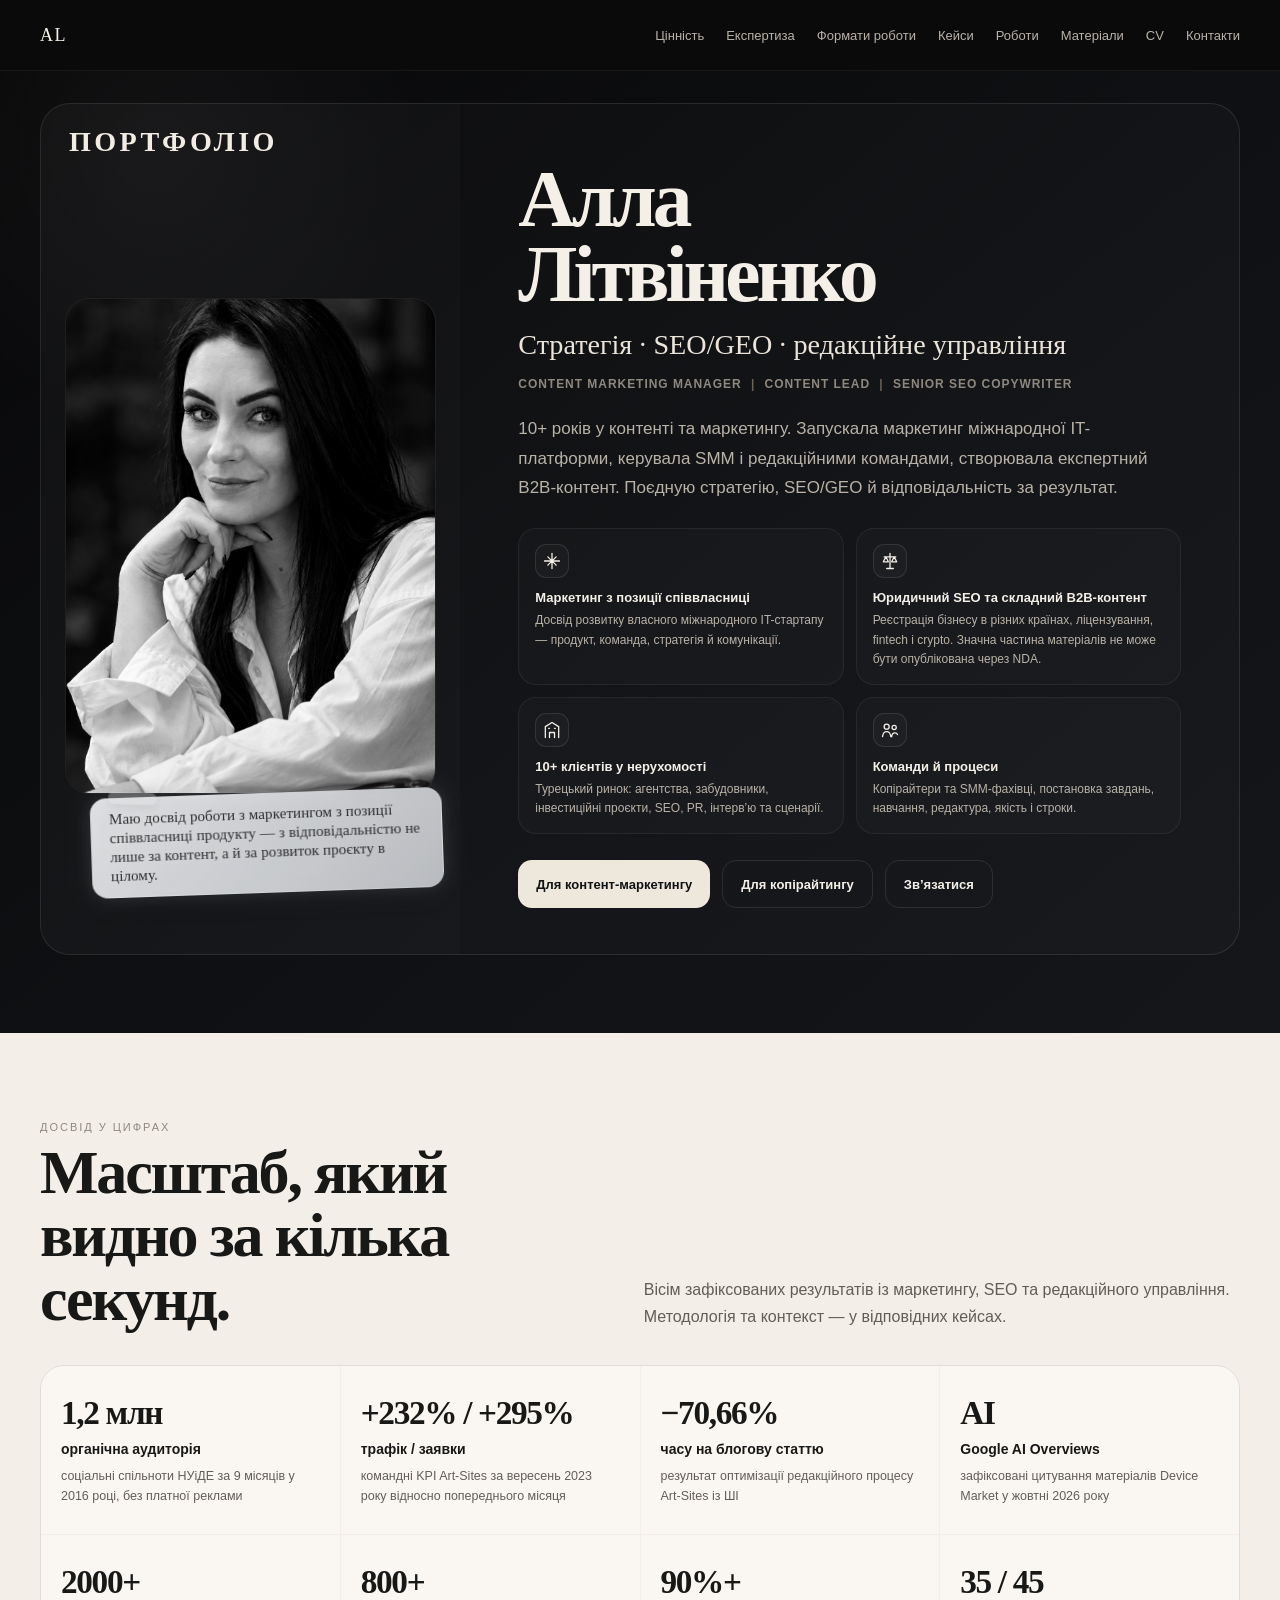
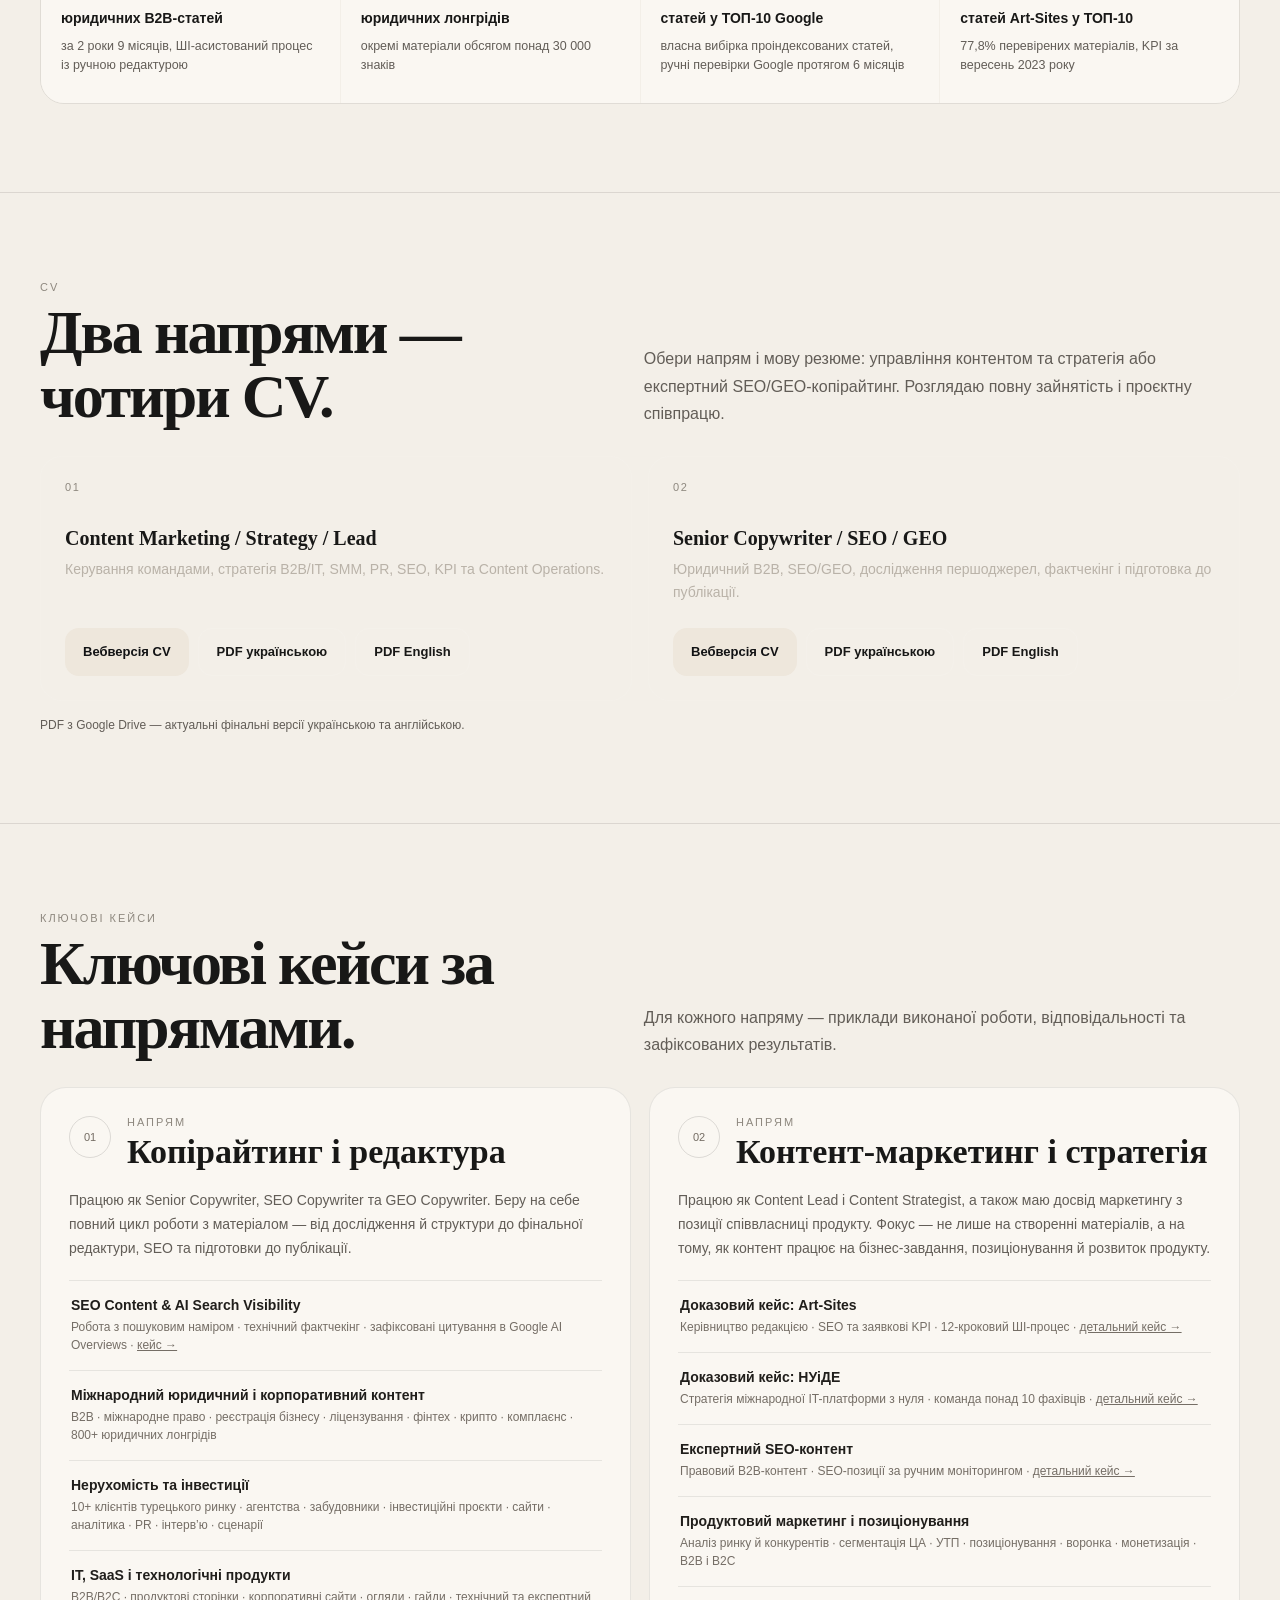
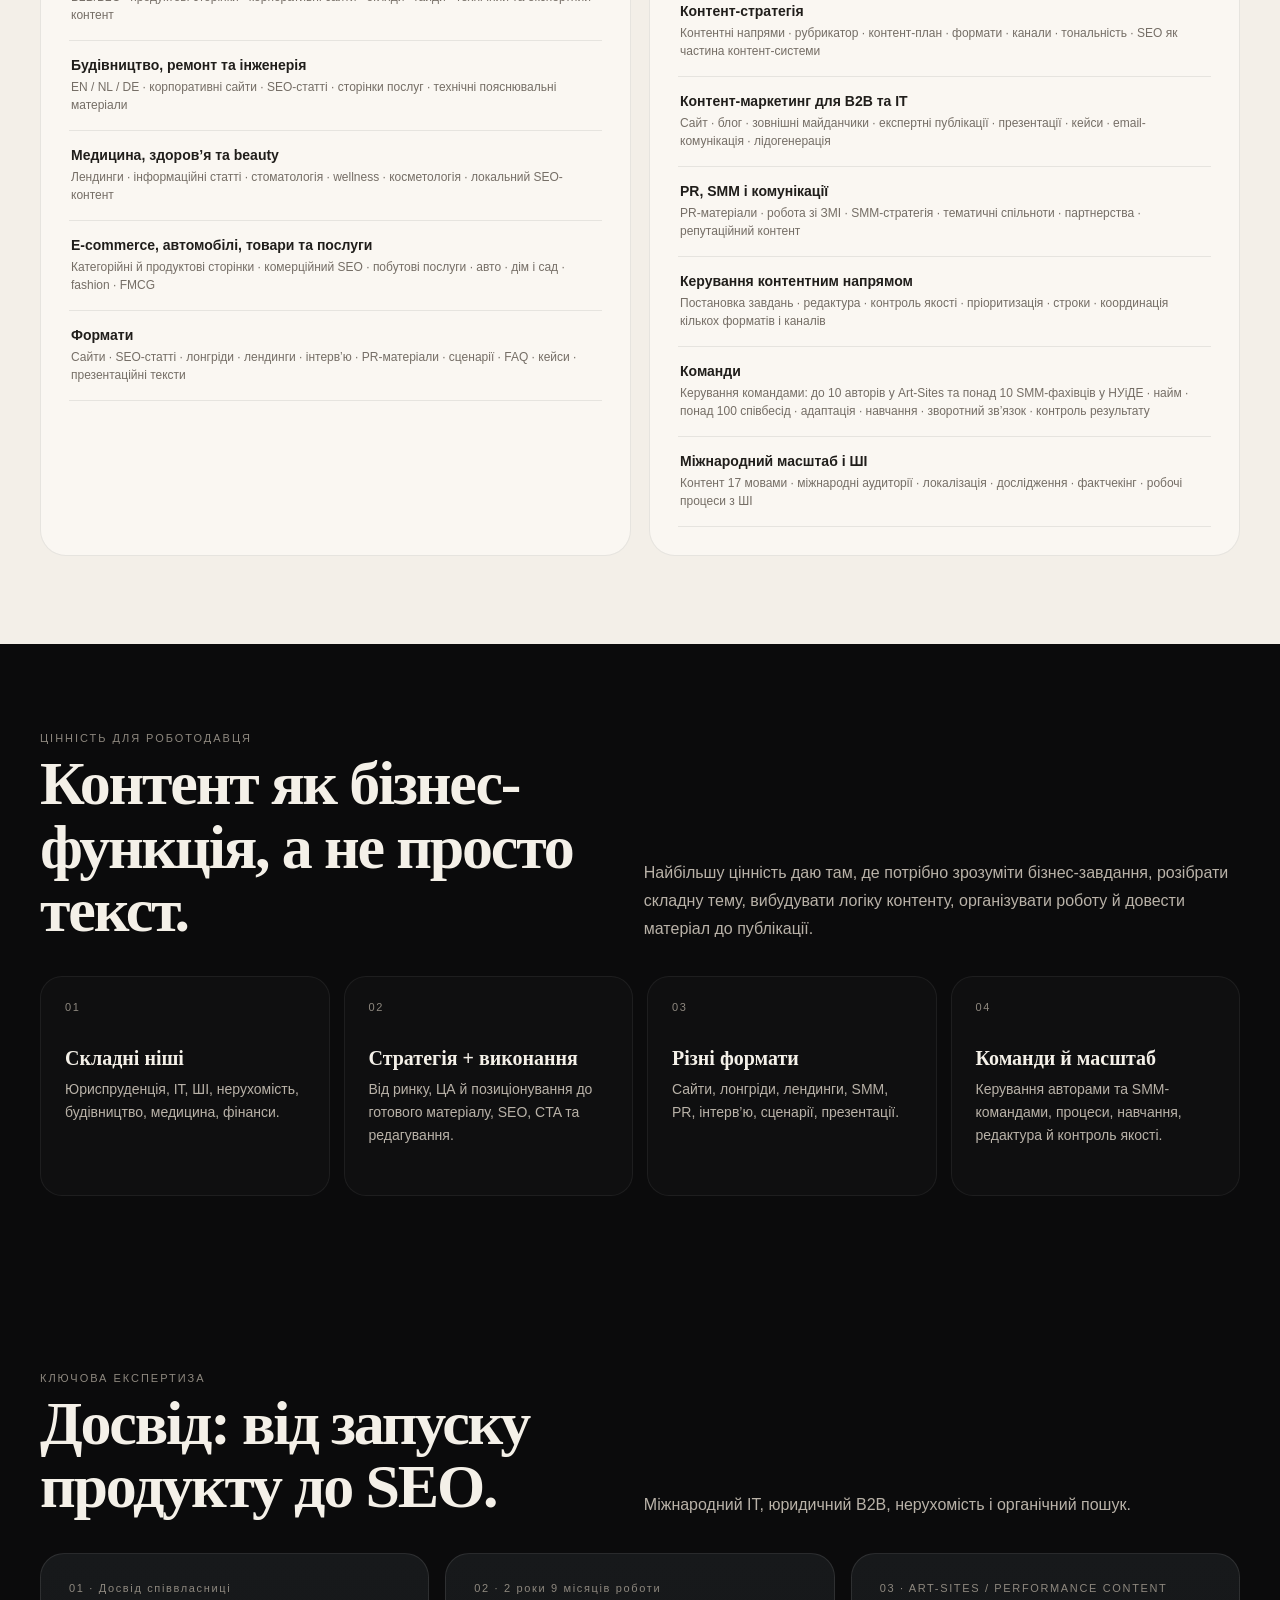
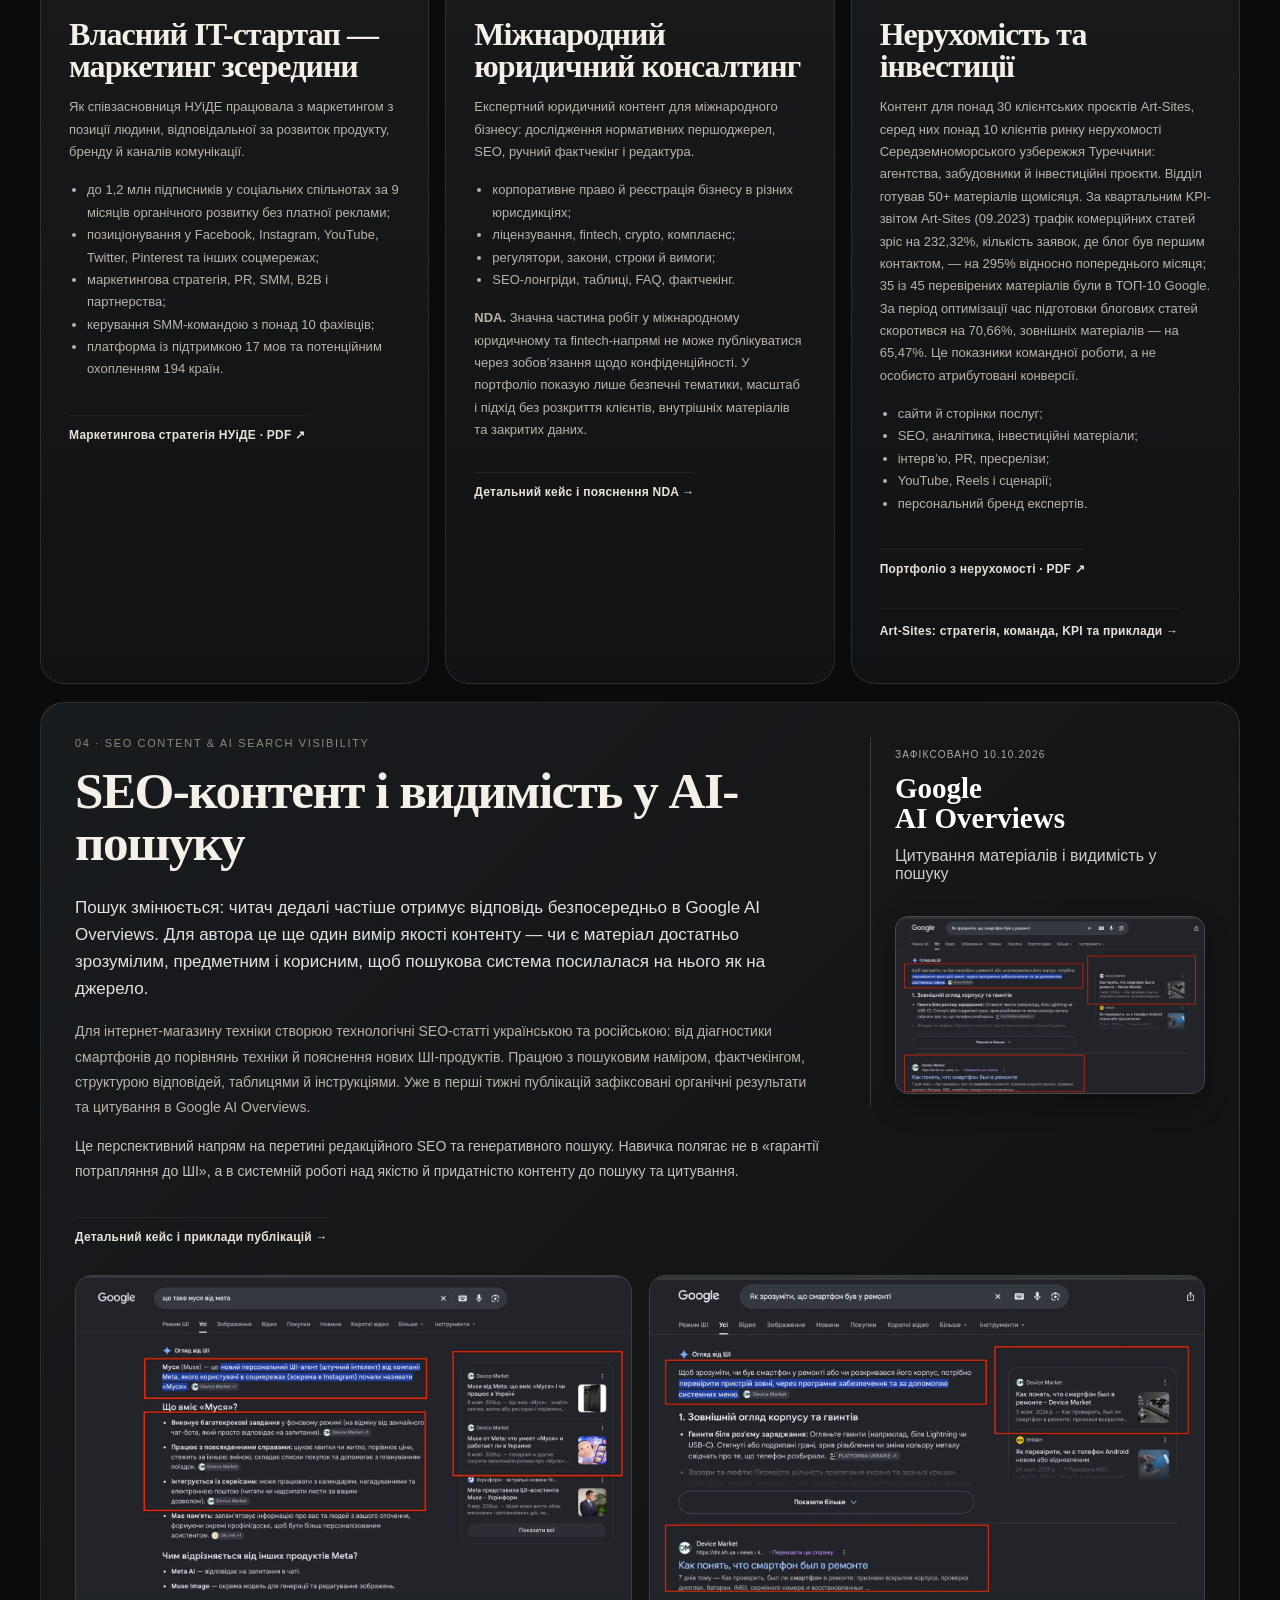
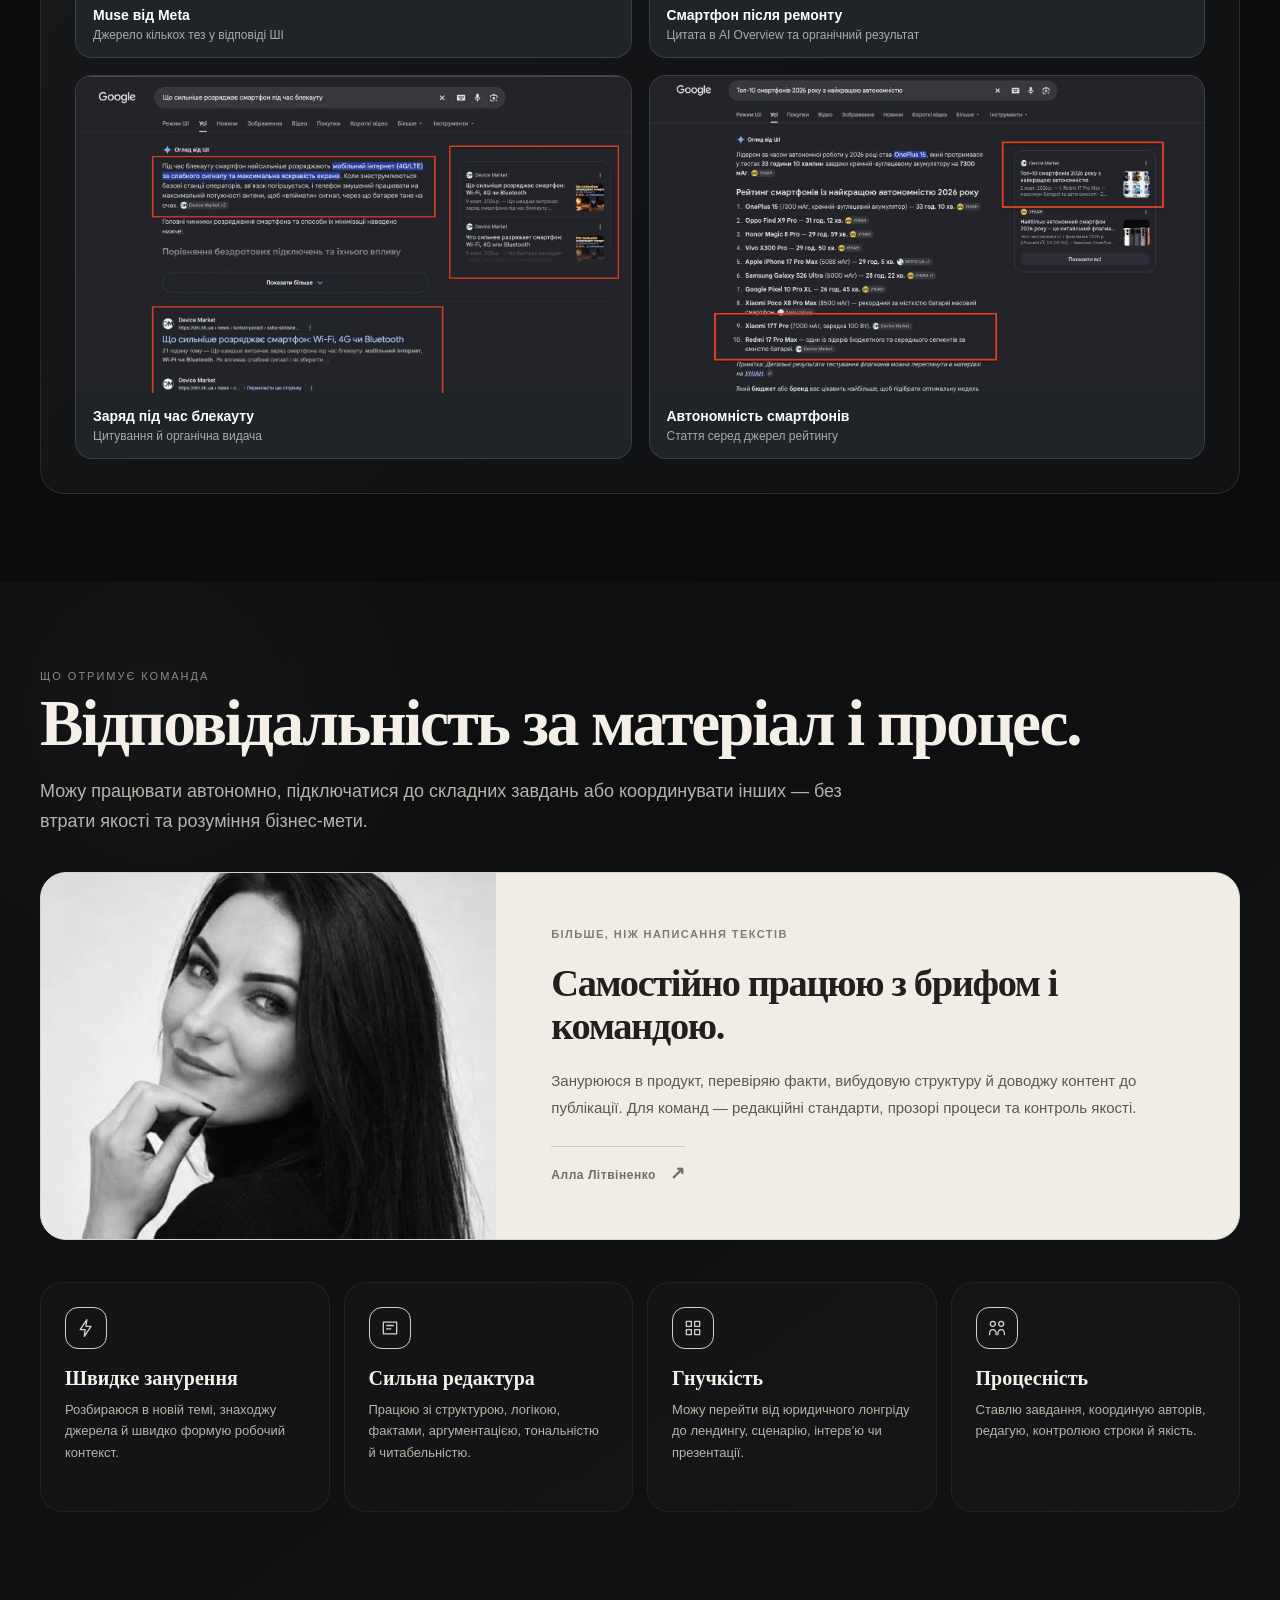
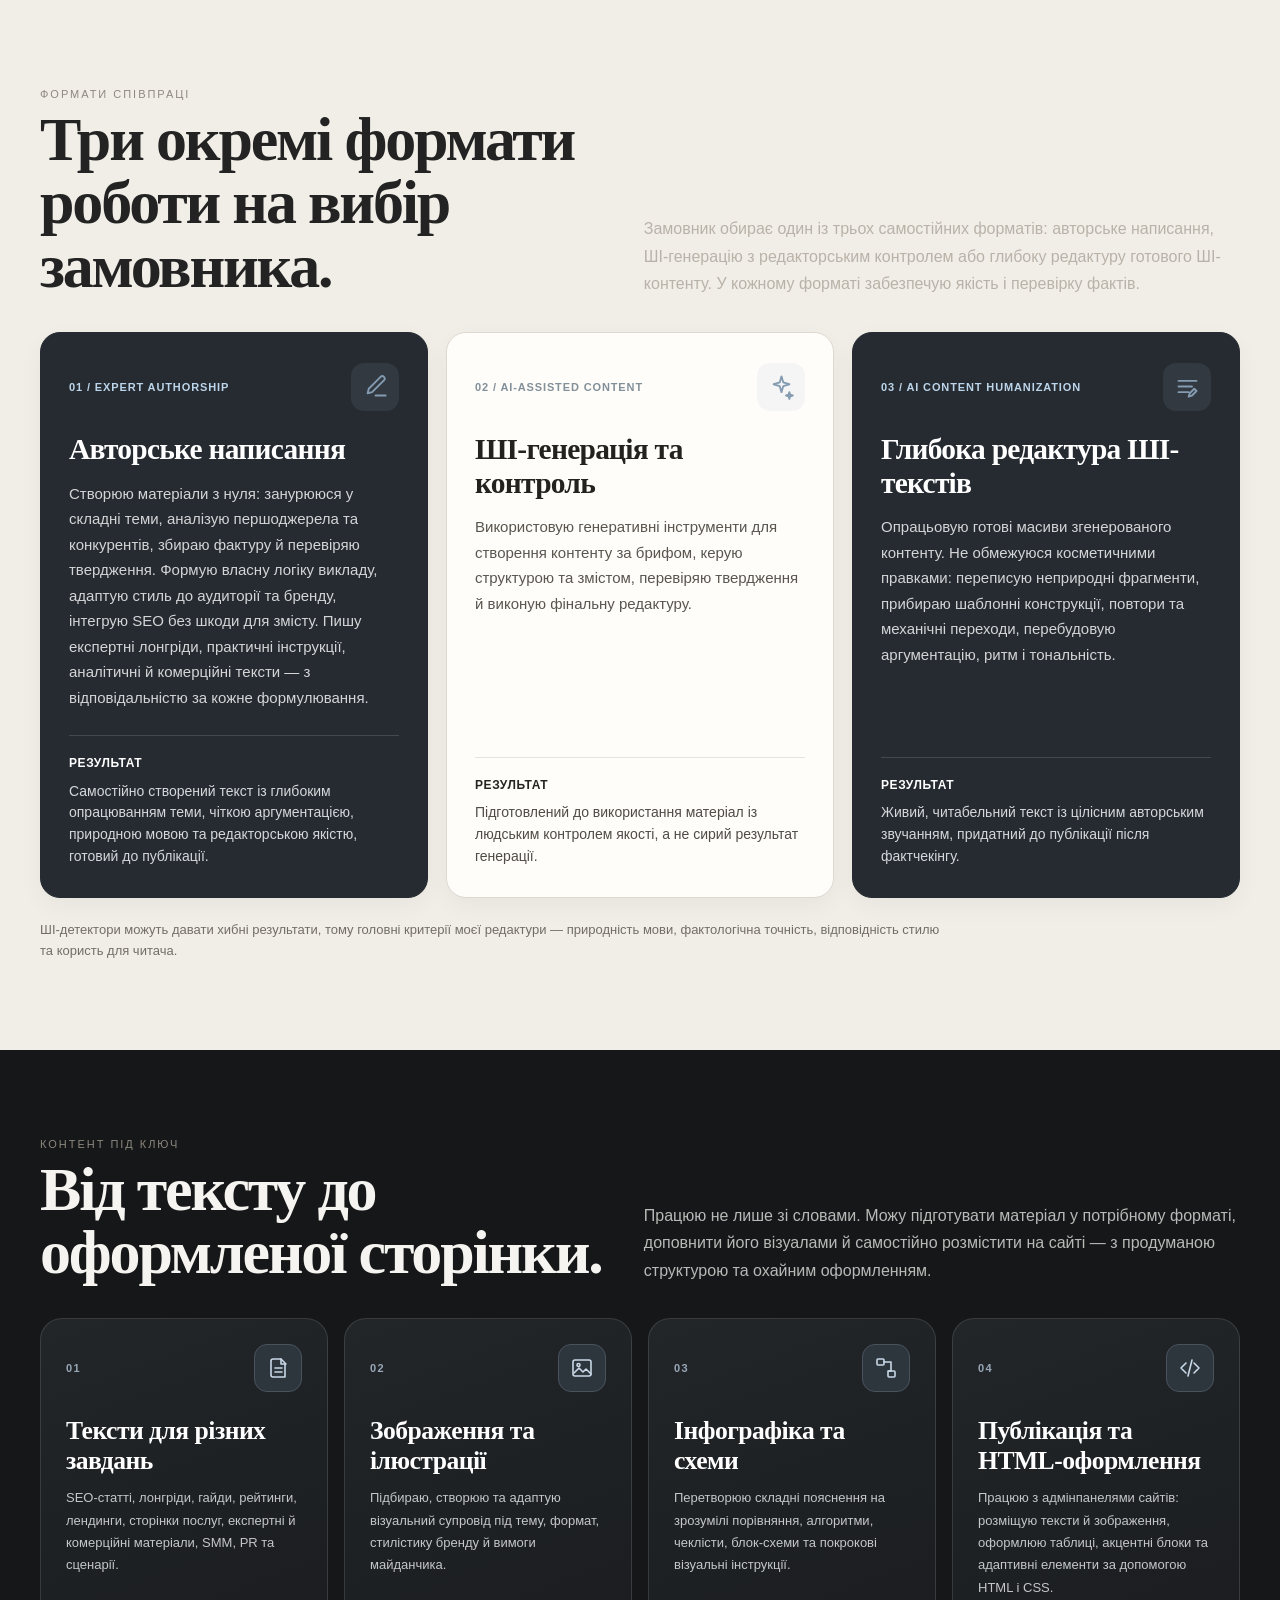
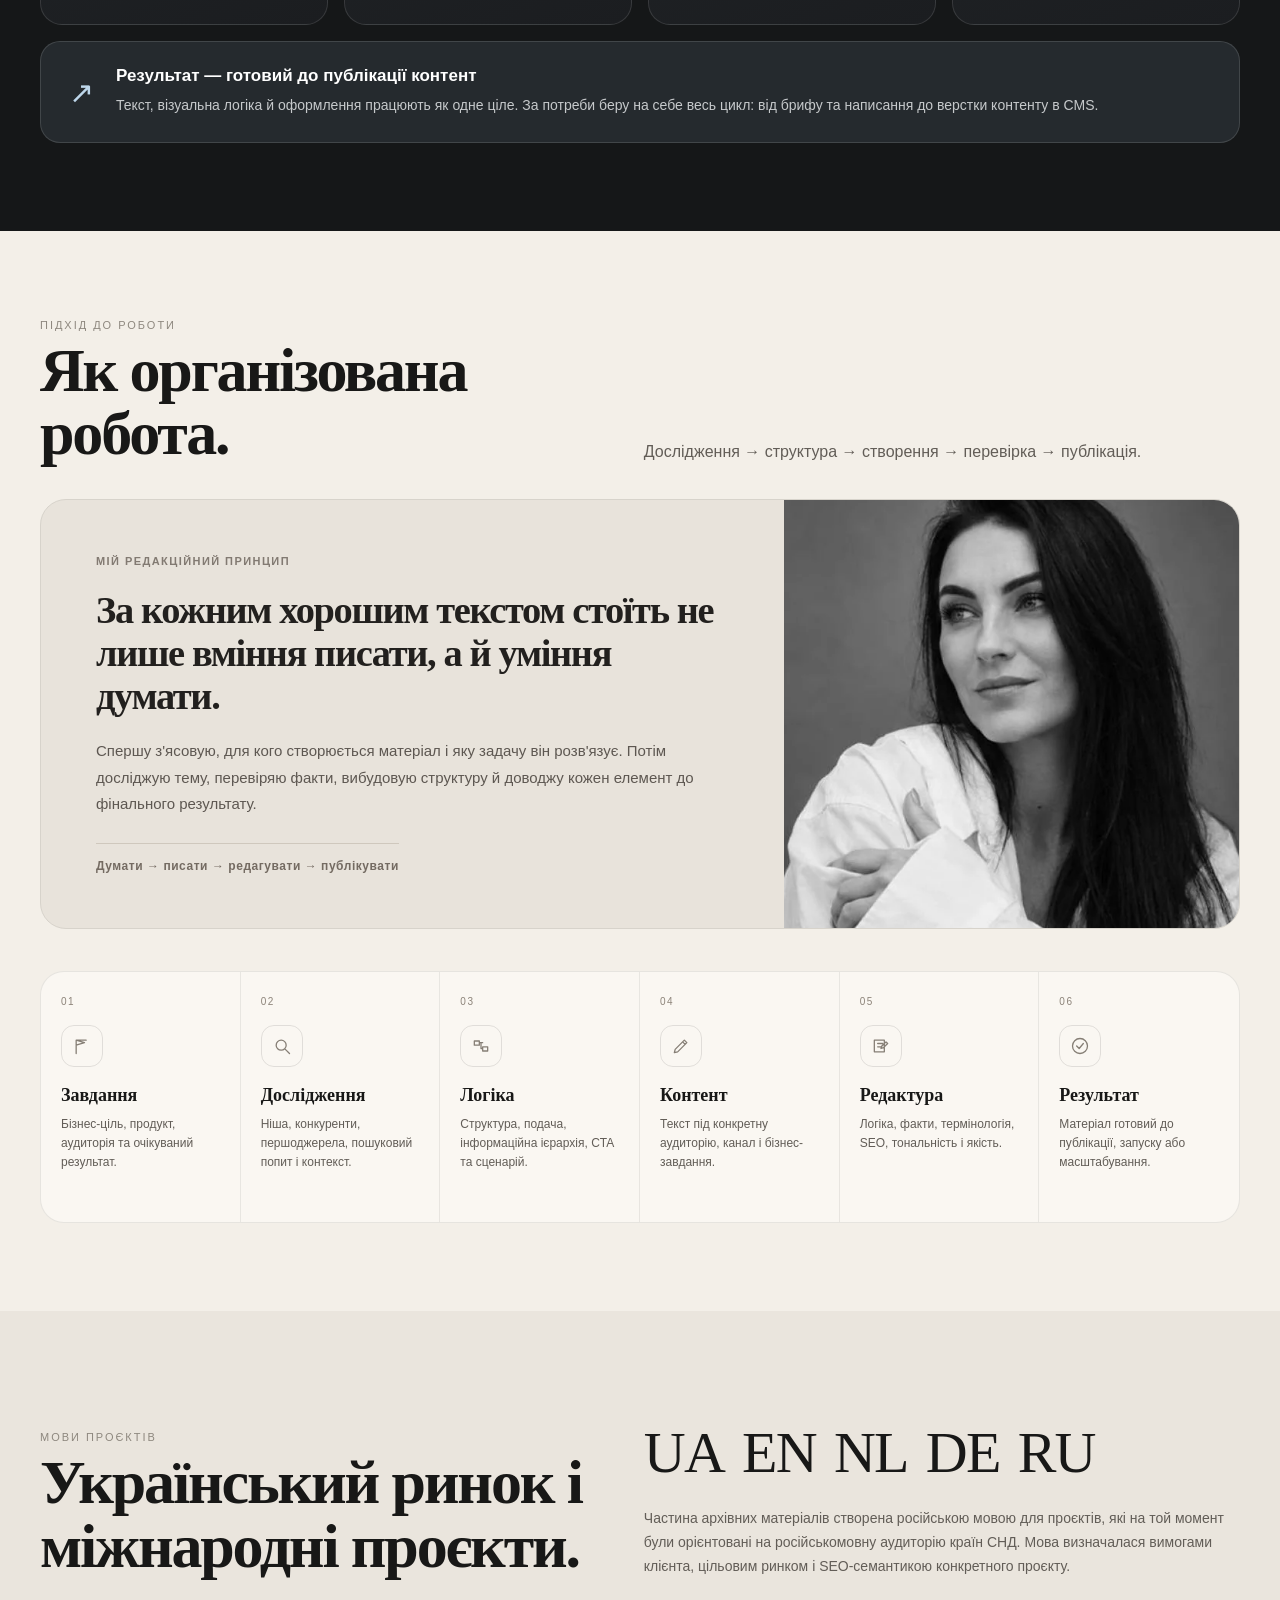
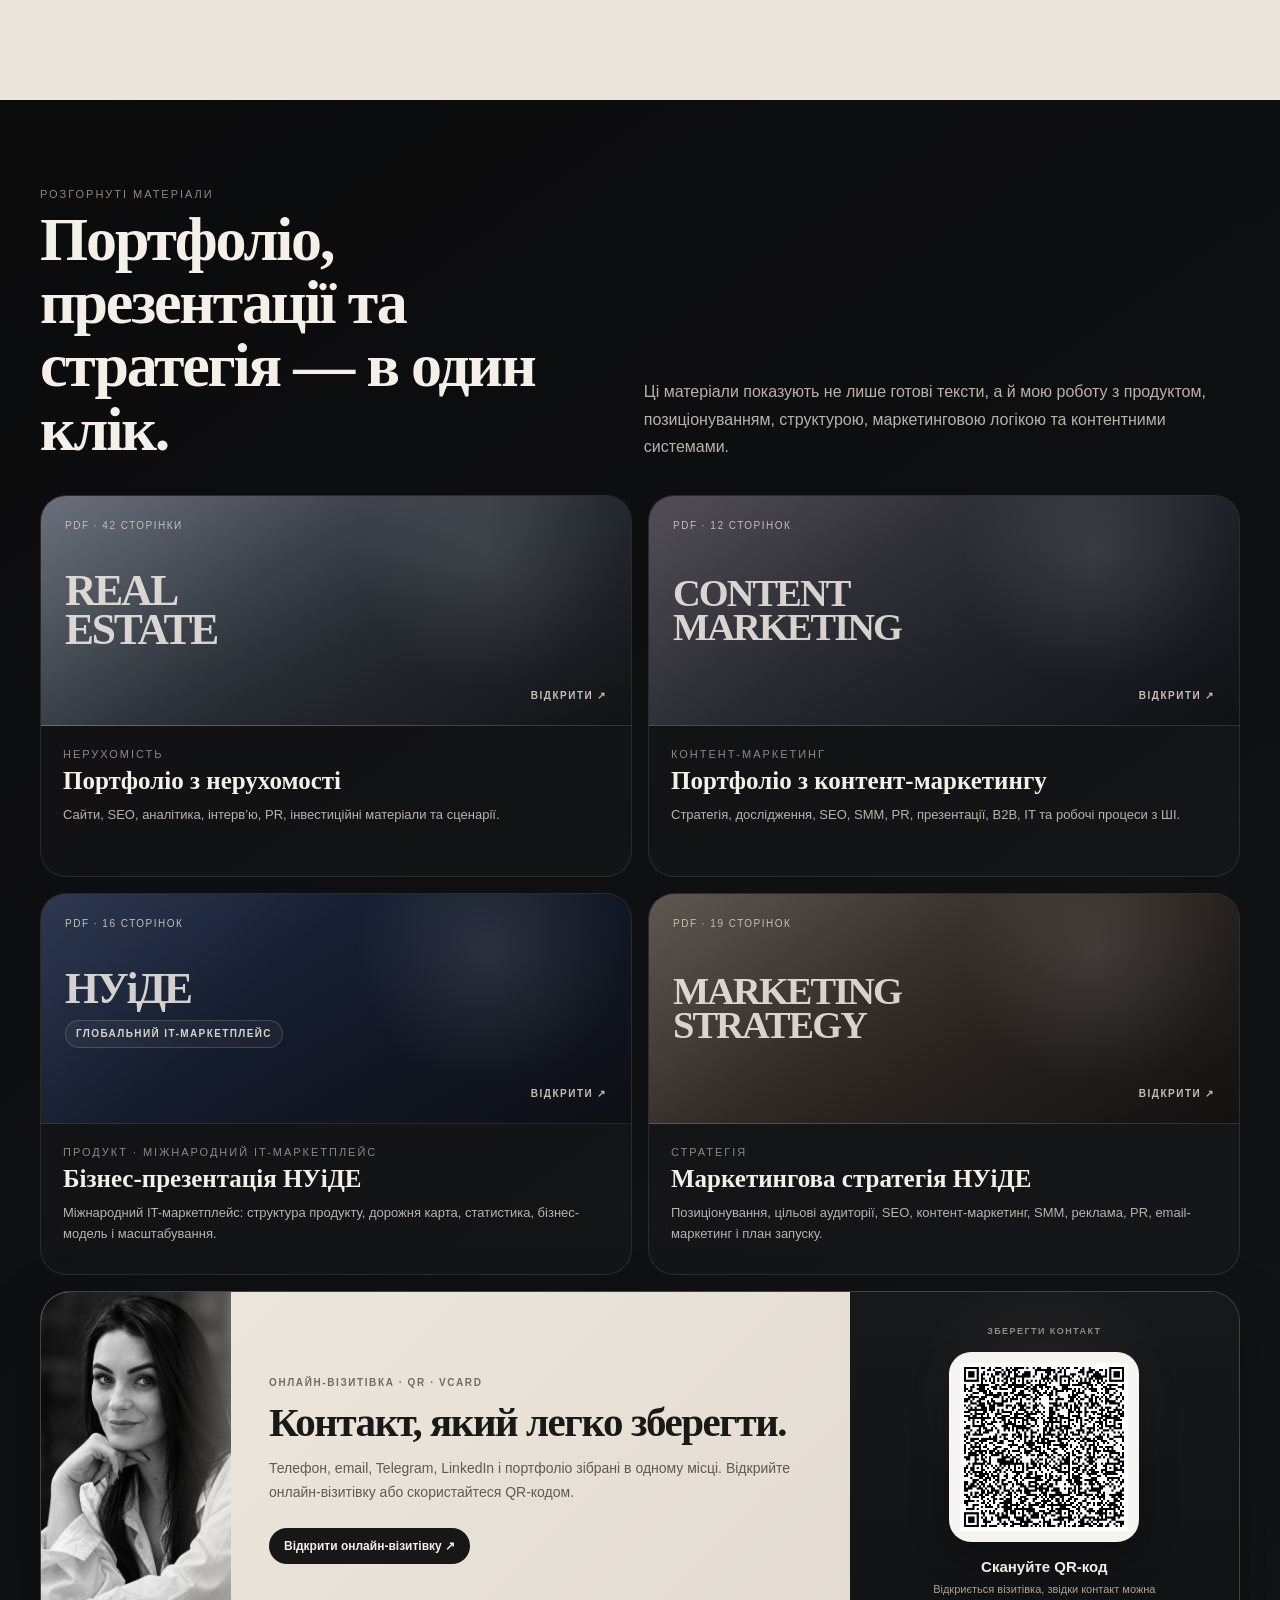
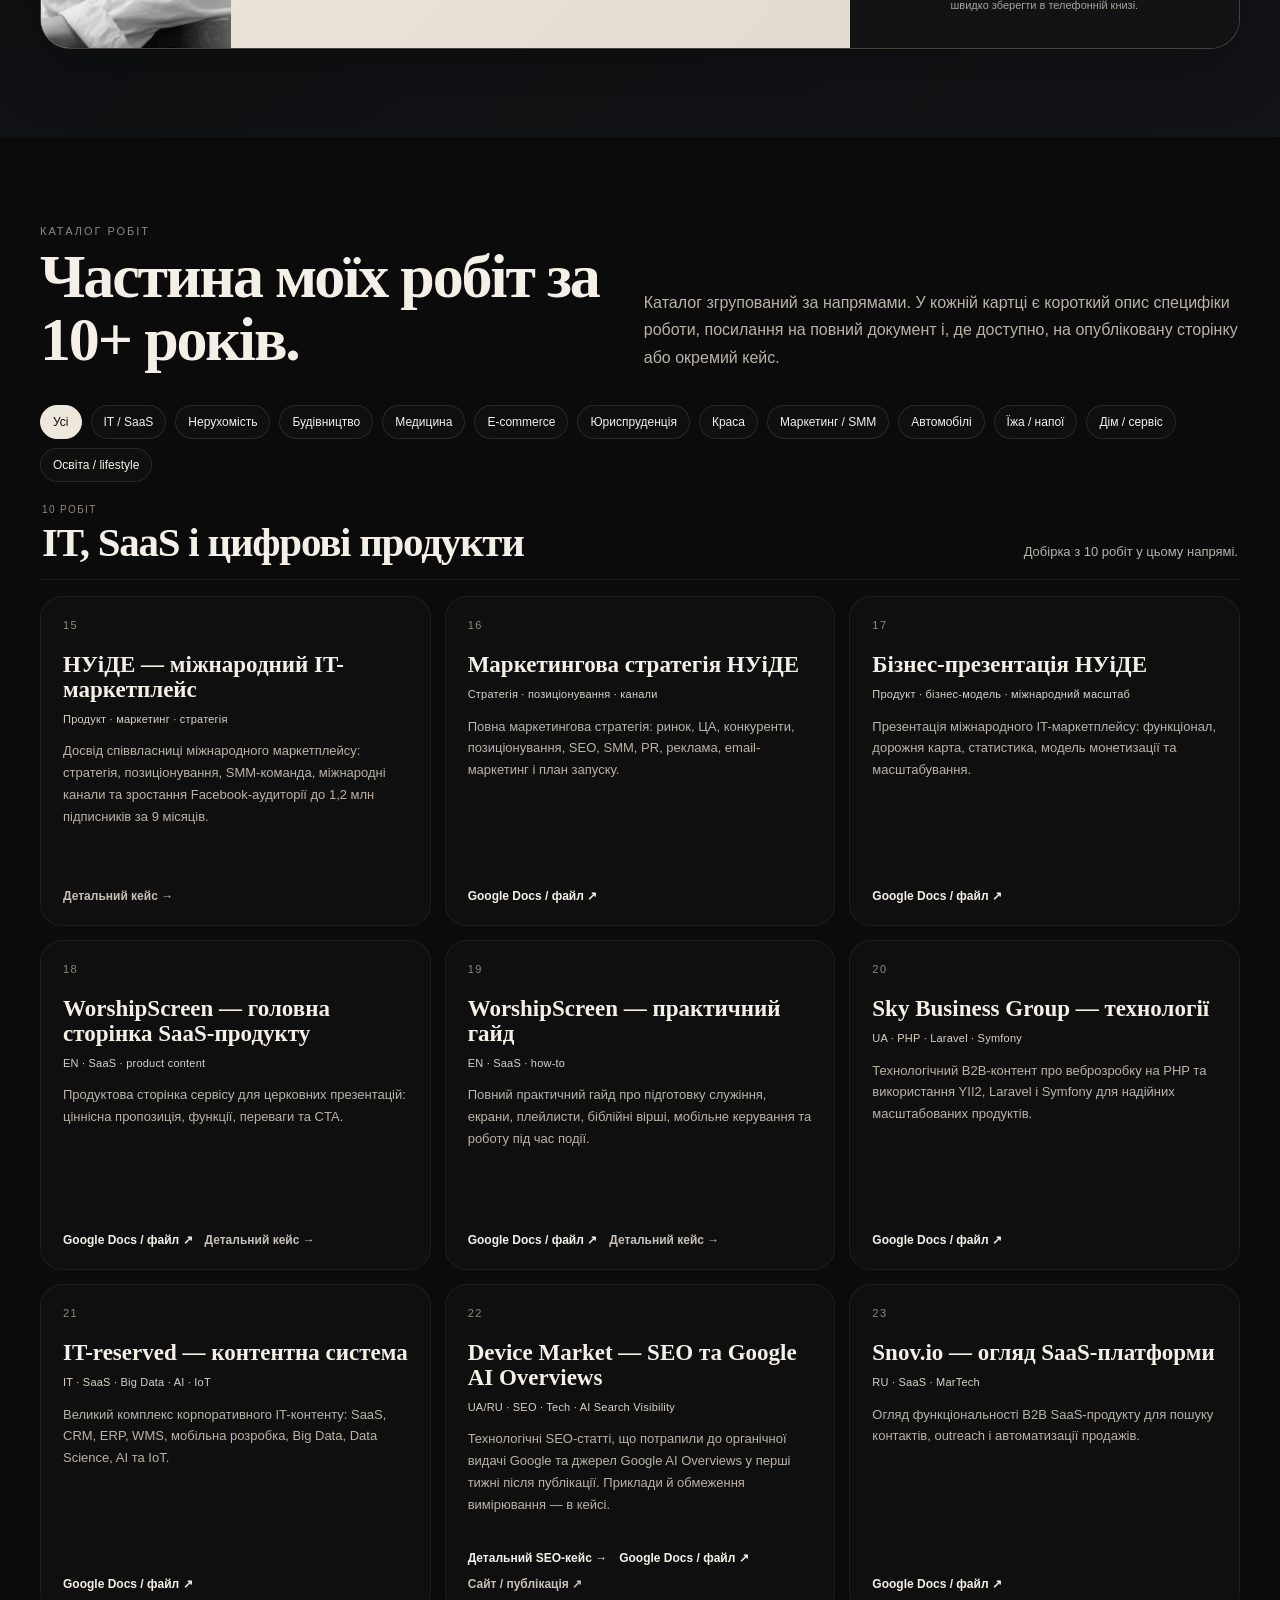
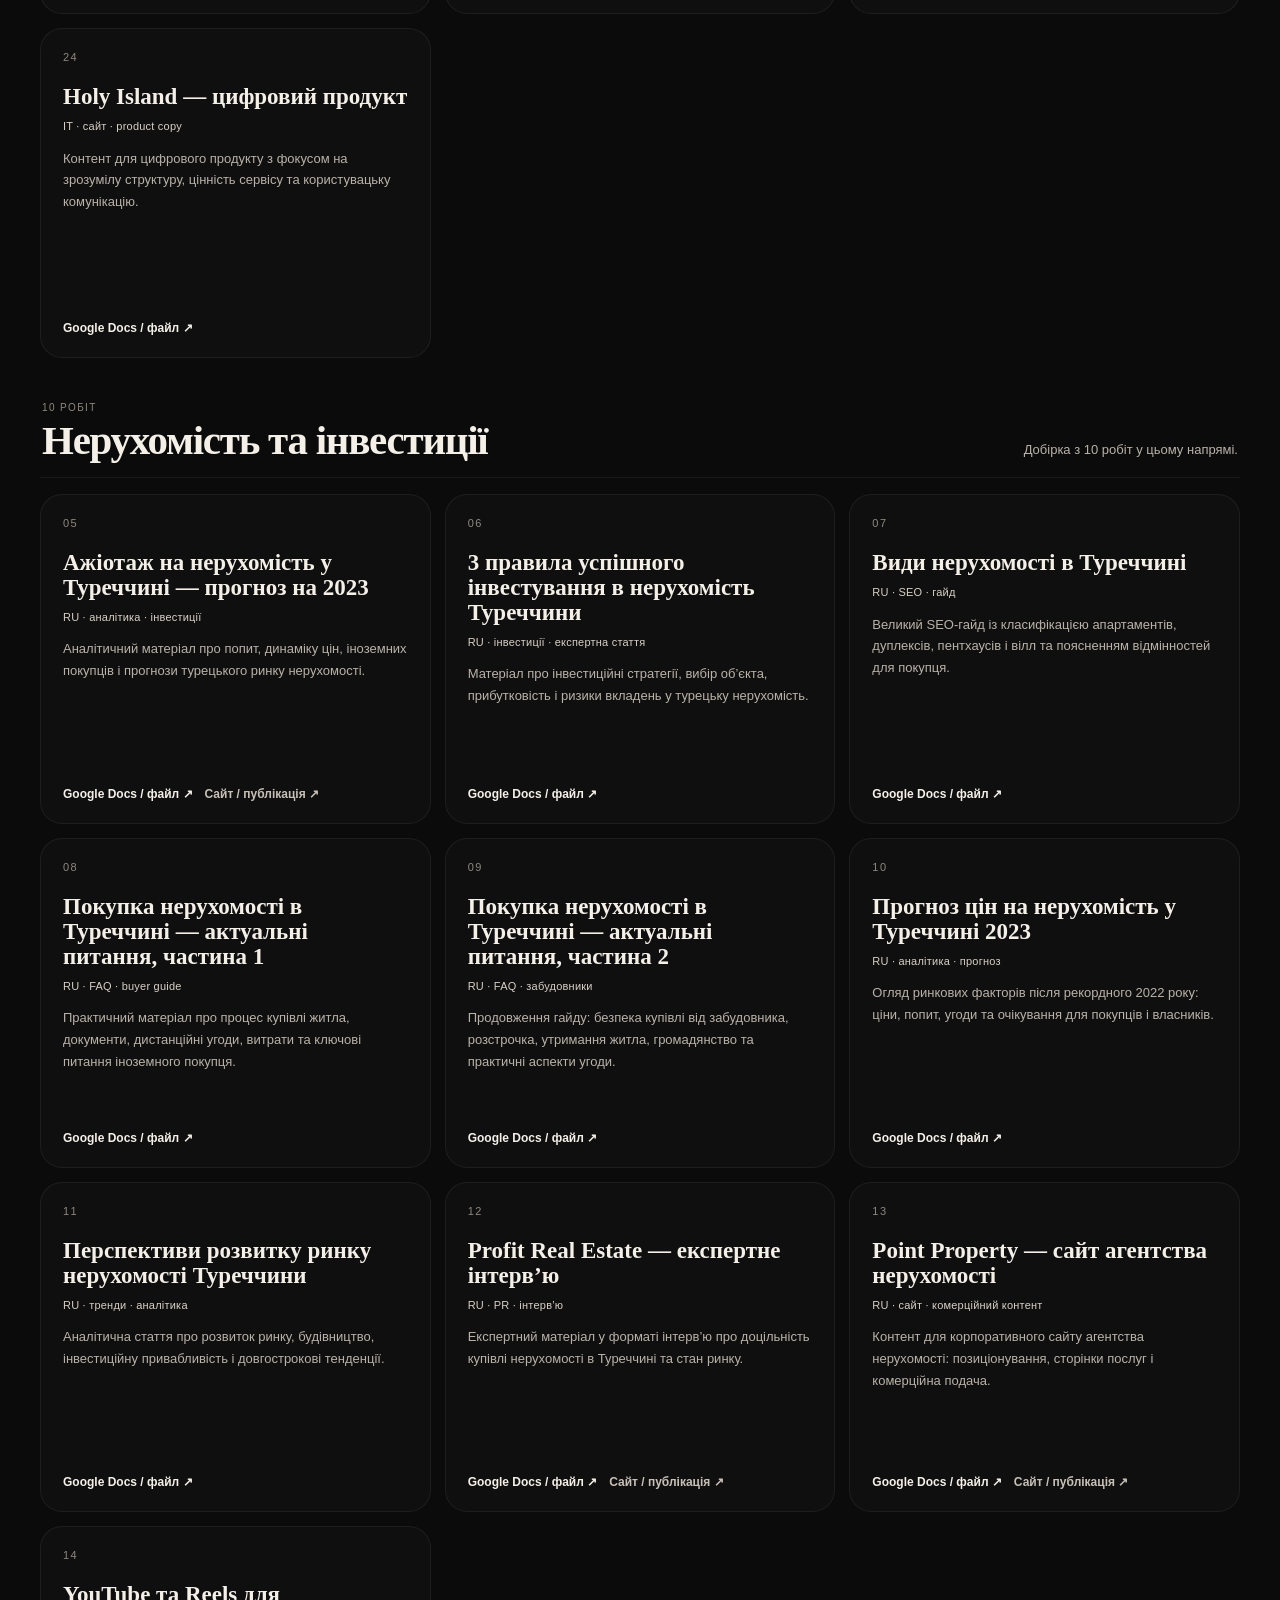
<file: index.html>
<!doctype html><html lang="uk"><head>
<meta charset="utf-8">
<meta name="viewport" content="width=device-width,initial-scale=1">
<title>Алла Літвіненко — Content Lead і Senior SEO Copywriter</title>
<meta name="description" content="Алла Літвіненко: Content Marketing Manager, Content Lead та Senior SEO Copywriter. Стратегія, команди, SEO/GEO, підтверджені кейси Art-Sites і НУіДЕ.">
<link rel="canonical" href="https://allalitvinenko-portfolio.github.io/portfolio/">
<!-- Google Analytics with owner opt-out -->
<script>
(function () {
  const key = 'portfolio_analytics_optout';
  const params = new URLSearchParams(window.location.search);
  const mode = params.get('analytics');

  if (mode === 'off') {
    localStorage.setItem(key, '1');
    params.delete('analytics');
    const query = params.toString();
    history.replaceState(null, '', window.location.pathname + (query ? '?' + query : '') + window.location.hash);
  } else if (mode === 'on') {
    localStorage.removeItem(key);
    params.delete('analytics');
    const query = params.toString();
    history.replaceState(null, '', window.location.pathname + (query ? '?' + query : '') + window.location.hash);
  }

  if (localStorage.getItem(key) === '1') return;

  window.dataLayer = window.dataLayer || [];
  window.gtag = window.gtag || function () { window.dataLayer.push(arguments); };
  window.gtag('js', new Date());
  window.gtag('config', 'G-SE49MM3P37');

  const tag = document.createElement('script');
  tag.async = true;
  tag.src = 'https://www.googletagmanager.com/gtag/js?id=G-SE49MM3P37';
  document.head.appendChild(tag);
})();
</script>

<meta property="og:locale" content="uk_UA">
<meta property="og:type" content="website">
<meta property="og:site_name" content="Портфоліо Алли Літвіненко">
<meta property="og:title" content="Алла Літвіненко | Content Marketing • Content Lead • SEO/GEO">
<meta property="og:description" content="Два кар’єрні напрями: стратегія й управління контентом або SEO/GEO-копірайтинг. Кейс Art-Sites, НУіДЕ, юридичне SEO та Google AI Overviews.">
<meta property="og:url" content="https://allalitvinenko-portfolio.github.io/portfolio/">
<meta property="og:image" content="https://allalitvinenko-portfolio.github.io/portfolio/assets/social-preview-facebook.jpg?v=20260927-5">
<meta property="og:image:secure_url" content="https://allalitvinenko-portfolio.github.io/portfolio/assets/social-preview-facebook.jpg?v=20260927-5">
<meta property="og:image:url" content="https://allalitvinenko-portfolio.github.io/portfolio/assets/social-preview-facebook.jpg?v=20260927-5">
<meta property="og:image:type" content="image/jpeg">
<meta property="og:image:width" content="1200">
<meta property="og:image:height" content="630">
<meta property="og:image:alt" content="Алла Літвіненко — портфоліо. Автор експертного контенту · SEO та GEO.">

<meta name="twitter:card" content="summary_large_image">
<meta name="twitter:title" content="Алла Літвіненко | Content Marketing • Content Lead • SEO/GEO">
<meta name="twitter:description" content="Контент-маркетинг і управління редакцією або Senior SEO/GEO Copywriting. Два шляхи для рекрутерів і перевірені кейси.">
<meta name="twitter:image" content="https://allalitvinenko-portfolio.github.io/portfolio/assets/social-preview-facebook.jpg?v=20260927-5">
<meta name="twitter:image:alt" content="Алла Літвіненко — портфоліо">

<link rel="stylesheet" href="assets/style.css?v=20261011-polish">
<script defer src="assets/analytics.js?v=20260927-3"></script>
</head><body>
<header class="topbar"><div class="wrap nav"><a class="brand" href="#top">AL</a><nav class="menu"><a href="#value">Цінність</a><a href="#expertise">Експертиза</a><a href="#content-modes">Формати роботи</a><a href="#selected">Кейси</a><a href="#catalog">Роботи</a><a href="#materials">Матеріали</a><a href="#cv">CV</a><a href="#contacts">Контакти</a></nav></div></header>
<main id="top">
<section class="hero"><div class="wrap"><div class="hero-card">
<div class="hero-photo">
    <div class="portfolio-mark">ПОРТФОЛІО</div>
    <div class="hero-photo-inner"><img src="assets/fc4556d7-ef83-463f-9506-cd8a2bc1d86f.png" alt="Алла Літвіненко"></div>
    <div class="hand-note">Маю досвід роботи з маркетингом з позиції співвласниці продукту — з відповідальністю не лише за контент, а й за розвиток проєкту в цілому.</div>
  </div>
<div class="hero-copy"><h1>Алла<br>Літвіненко</h1>
<div class="hero-role">Стратегія · SEO/GEO · редакційне управління</div><div class="hero-roles-en">Content Marketing Manager <span>|</span> Content Lead <span>|</span> Senior SEO Copywriter</div>
<p class="hero-lead">10+ років у контенті та маркетингу. Запускала маркетинг міжнародної IT-платформи, керувала SMM і редакційними командами, створювала експертний B2B-контент. Поєдную стратегію, SEO/GEO й відповідальність за результат.</p>
<div class="hero-grid">
<div class="hero-pill"><div class="mini-icon" aria-hidden="true"><svg viewBox="0 0 24 24"><path d="M12 3v18M3 12h18M7 7l10 10M17 7L7 17"/></svg></div><b>Маркетинг з позиції співвласниці</b><span>Досвід розвитку власного міжнародного IT-стартапу — продукт, команда, стратегія й комунікації.</span></div>
<div class="hero-pill"><div class="mini-icon" aria-hidden="true"><svg viewBox="0 0 24 24"><path d="M12 3v18M5 7h14M7 7l-3 6h6L7 7Zm10 0-3 6h6l-3-6ZM8 21h8"/></svg></div><b>Юридичний SEO та складний B2B-контент</b><span>Реєстрація бізнесу в різних країнах, ліцензування, fintech і crypto. Значна частина матеріалів не може бути опублікована через NDA.</span></div>
<div class="hero-pill"><div class="mini-icon" aria-hidden="true"><svg viewBox="0 0 24 24"><path d="M4 21V8l8-5 8 5v13M9 21v-6h6v6M8 10h1M15 10h1"/></svg></div><b>10+ клієнтів у нерухомості</b><span>Турецький ринок: агентства, забудовники, інвестиційні проєкти, SEO, PR, інтерв’ю та сценарії.</span></div>
<div class="hero-pill"><div class="mini-icon" aria-hidden="true"><svg viewBox="0 0 24 24"><circle cx="8" cy="8" r="3"/><circle cx="17" cy="9" r="2.5"/><path d="M3 20c.5-4 2.5-6 5-6s4.5 2 5 6M14 20c.3-3 1.8-4.5 4-4.5 1.4 0 2.6.7 3 2"/></svg></div><b>Команди й процеси</b><span>Копірайтери та SMM-фахівці, постановка завдань, навчання, редактура, якість і строки.</span></div>
</div><div class="actions"><a class="btn primary" href="#career-marketing">Для контент-маркетингу</a><a class="btn secondary" href="#career-copywriting">Для копірайтингу</a><a class="btn secondary" href="#contacts">Зв’язатися</a></div></div>
</div></div></section>

<section class="section light"><div class="wrap"><div class="section-head"><div><div class="kicker">Досвід у цифрах</div><h2>Масштаб, який видно за кілька секунд.</h2></div><p class="section-copy">Вісім зафіксованих результатів із маркетингу, SEO та редакційного управління. Методологія та контекст — у відповідних кейсах.</p></div><div class="stats stats-eight">
<div class="stat"><strong>1,2 млн</strong><b>органічна аудиторія</b><p>соціальні спільноти НУіДЕ за 9 місяців у 2016 році, без платної реклами</p></div>
<div class="stat"><strong>+232% / +295%</strong><b>трафік / заявки</b><p>командні KPI Art-Sites за вересень 2023 року відносно попереднього місяця</p></div>
<div class="stat"><strong>−70,66%</strong><b>часу на блогову статтю</b><p>результат оптимізації редакційного процесу Art-Sites із ШІ</p></div>
<div class="stat"><strong>AI</strong><b>Google AI Overviews</b><p>зафіксовані цитування матеріалів Device Market у жовтні 2026 року</p></div>
<div class="stat"><strong>2000+</strong><b>юридичних B2B-статей</b><p>за 2 роки 9 місяців, ШІ-асистований процес із ручною редактурою</p></div>
<div class="stat"><strong>800+</strong><b>юридичних лонгрідів</b><p>окремі матеріали обсягом понад 30 000 знаків</p></div>
<div class="stat"><strong>90%+</strong><b>статей у ТОП-10 Google</b><p>власна вибірка проіндексованих статей, ручні перевірки Google протягом 6 місяців</p></div>
<div class="stat"><strong>35 / 45</strong><b>статей Art-Sites у ТОП-10</b><p>77,8% перевірених матеріалів, KPI за вересень 2023 року</p></div>
</div></div></section>

<section class="section light" id="cv"><div class="wrap"><div class="section-head"><div><div class="kicker">CV</div><h2>Два напрями — чотири CV.</h2></div><p class="section-copy">Обери напрям і мову резюме: управління контентом та стратегія або експертний SEO/GEO-копірайтинг. Розглядаю повну зайнятість і проєктну співпрацю.</p></div><div class="cv-grid">
<article class="value-card"><span>01</span><h3>Content Marketing / Strategy / Lead</h3><p>Керування командами, стратегія B2B/IT, SMM, PR, SEO, KPI та Content Operations.</p><div class="actions"><a class="btn primary" href="cv-content-marketing.html">Вебверсія CV</a><a class="btn secondary" target="_blank" rel="noopener" href="https://drive.google.com/file/d/1cOtNL9581hDWqIkHIpmtkZCCRj7lKM2W/view?usp=drivesdk">PDF українською</a><a class="btn secondary" target="_blank" rel="noopener" href="https://drive.google.com/file/d/1ZOarDRGcQcjSzVP-PS2AvNy0KZIObV5Z/view?usp=drivesdk">PDF English</a></div></article>
<article class="value-card"><span>02</span><h3>Senior Copywriter / SEO / GEO</h3><p>Юридичний B2B, SEO/GEO, дослідження першоджерел, фактчекінг і підготовка до публікації.</p><div class="actions"><a class="btn primary" href="cv-senior-copywriter.html">Вебверсія CV</a><a class="btn secondary" target="_blank" rel="noopener" href="https://drive.google.com/file/d/1Ee1H_DV0EhvxCaddj_aJXk77RN3gYAL1/view?usp=drivesdk">PDF українською</a><a class="btn secondary" target="_blank" rel="noopener" href="https://drive.google.com/file/d/1nsUWoFELwjBN0melFe9WpHZQxe7Ts_kU/view?usp=drivesdk">PDF English</a></div></article>
</div><p class="section-copy" style="font-size:12px;margin-top:14px">PDF з Google Drive — актуальні фінальні версії українською та англійською.</p></div></section>

<section class="section light" id="selected"><div class="wrap">
  <div class="section-head">
    <div><div class="kicker">Ключові кейси</div><h2>Ключові кейси за напрямами.</h2></div>
    <p class="section-copy">Для кожного напряму — приклади виконаної роботи, відповідальності та зафіксованих результатів.</p>
  </div>
  <div class="portfolio-lanes">
    <section class="portfolio-lane" id="career-copywriting">
      <div class="lane-head"><span>01</span><div><div class="kicker">Напрям</div><h3>Копірайтинг і редактура</h3></div></div>
      <p class="lane-intro">Працюю як Senior Copywriter, SEO Copywriter та GEO Copywriter. Беру на себе повний цикл роботи з матеріалом — від дослідження й структури до фінальної редактури, SEO та підготовки до публікації.</p>
      <div class="lane-items"><div class="lane-static"><b>SEO Content &amp; AI Search Visibility</b><span>Робота з пошуковим наміром · технічний фактчекінг · зафіксовані цитування в Google AI Overviews · <a href="cases/device-market-seo.html">кейс →</a></span></div>
        <div class="lane-static"><b>Міжнародний юридичний і корпоративний контент</b><span>B2B · міжнародне право · реєстрація бізнесу · ліцензування · фінтех · крипто · комплаєнс · 800+ юридичних лонгрідів</span></div>
        <div class="lane-static"><b>Нерухомість та інвестиції</b><span>10+ клієнтів турецького ринку · агентства · забудовники · інвестиційні проєкти · сайти · аналітика · PR · інтерв’ю · сценарії</span></div>
        <div class="lane-static"><b>IT, SaaS і технологічні продукти</b><span>B2B/B2C · продуктові сторінки · корпоративні сайти · огляди · гайди · технічний та експертний контент</span></div>
        <div class="lane-static"><b>Будівництво, ремонт та інженерія</b><span>EN / NL / DE · корпоративні сайти · SEO-статті · сторінки послуг · технічні пояснювальні матеріали</span></div>
        <div class="lane-static"><b>Медицина, здоров’я та beauty</b><span>Лендинги · інформаційні статті · стоматологія · wellness · косметологія · локальний SEO-контент</span></div>
        <div class="lane-static"><b>E-commerce, автомобілі, товари та послуги</b><span>Категорійні й продуктові сторінки · комерційний SEO · побутові послуги · авто · дім і сад · fashion · FMCG</span></div>
        <div class="lane-static"><b>Формати</b><span>Сайти · SEO-статті · лонгріди · лендинги · інтерв’ю · PR-матеріали · сценарії · FAQ · кейси · презентаційні тексти</span></div>
      </div>
    </section>
    <section class="portfolio-lane" id="career-marketing">
      <div class="lane-head"><span>02</span><div><div class="kicker">Напрям</div><h3>Контент-маркетинг і стратегія</h3></div></div>
      <p class="lane-intro">Працюю як Content Lead і Content Strategist, а також маю досвід маркетингу з позиції співвласниці продукту. Фокус — не лише на створенні матеріалів, а на тому, як контент працює на бізнес-завдання, позиціонування й розвиток продукту.</p>
      <div class="lane-items">
        <div class="lane-static"><b>Доказовий кейс: Art-Sites</b><span>Керівництво редакцією · SEO та заявкові KPI · 12-кроковий ШІ-процес · <a href="cases/art-sites-content-marketing.html">детальний кейс →</a></span></div>
        <div class="lane-static"><b>Доказовий кейс: НУіДЕ</b><span>Стратегія міжнародної IT-платформи з нуля · команда понад 10 фахівців · <a href="cases/nuyigde-startup.html">детальний кейс →</a></span></div>
        <div class="lane-static"><b>Експертний SEO-контент</b><span>Правовий B2B-контент · SEO-позиції за ручним моніторингом · <a href="cases/international-legal-consulting.html">детальний кейс →</a></span></div>
        <div class="lane-static"><b>Продуктовий маркетинг і позиціонування</b><span>Аналіз ринку й конкурентів · сегментація ЦА · УТП · позиціонування · воронка · монетизація · B2B і B2C</span></div>
        <div class="lane-static"><b>Контент-стратегія</b><span>Контентні напрями · рубрикатор · контент-план · формати · канали · тональність · SEO як частина контент-системи</span></div>
        <div class="lane-static"><b>Контент-маркетинг для B2B та IT</b><span>Сайт · блог · зовнішні майданчики · експертні публікації · презентації · кейси · email-комунікація · лідогенерація</span></div>
        <div class="lane-static"><b>PR, SMM і комунікації</b><span>PR-матеріали · робота зі ЗМІ · SMM-стратегія · тематичні спільноти · партнерства · репутаційний контент</span></div>
        <div class="lane-static"><b>Керування контентним напрямом</b><span>Постановка завдань · редактура · контроль якості · пріоритизація · строки · координація кількох форматів і каналів</span></div>
        <div class="lane-static"><b>Команди</b><span>Керування командами: до 10 авторів у Art-Sites та понад 10 SMM-фахівців у НУіДЕ · найм · понад 100 співбесід · адаптація · навчання · зворотний зв’язок · контроль результату</span></div>
        <div class="lane-static"><b>Міжнародний масштаб і ШІ</b><span>Контент 17 мовами · міжнародні аудиторії · локалізація · дослідження · фактчекінг · робочі процеси з ШІ</span></div>
      </div>
    </section>
  </div>
</div></section>

<section class="section" id="value"><div class="wrap"><div class="section-head"><div><div class="kicker">Цінність для роботодавця</div><h2>Контент як бізнес-функція, а не просто текст.</h2></div><p class="section-copy">Найбільшу цінність даю там, де потрібно зрозуміти бізнес-завдання, розібрати складну тему, вибудувати логіку контенту, організувати роботу й довести матеріал до публікації.</p></div>
<div class="value-grid">
<article class="value-card"><span>01</span><h3>Складні ніші</h3><p>Юриспруденція, IT, ШІ, нерухомість, будівництво, медицина, фінанси.</p></article>
<article class="value-card"><span>02</span><h3>Стратегія + виконання</h3><p>Від ринку, ЦА й позиціонування до готового матеріалу, SEO, CTA та редагування.</p></article>
<article class="value-card"><span>03</span><h3>Різні формати</h3><p>Сайти, лонгріди, лендинги, SMM, PR, інтерв’ю, сценарії, презентації.</p></article>
<article class="value-card"><span>04</span><h3>Команди й масштаб</h3><p>Керування авторами та SMM-командами, процеси, навчання, редактура й контроль якості.</p></article>
</div></div></section>

<section class="section" id="expertise"><div class="wrap"><div class="section-head"><div><div class="kicker">Ключова експертиза</div><h2>Досвід: від запуску продукту до SEO.</h2></div><p class="section-copy">Міжнародний IT, юридичний B2B, нерухомість і органічний пошук.</p></div><div class="expertise-grid">

<article class="expertise"><div class="num">01 · Досвід співвласниці</div><h3>Власний IT-стартап — маркетинг зсередини</h3><p>Як співзасновниця НУіДЕ працювала з маркетингом з позиції людини, відповідальної за розвиток продукту, бренду й каналів комунікації.</p><ul><li>до 1,2 млн підписників у соціальних спільнотах за 9 місяців органічного розвитку без платної реклами;</li><li>позиціонування у Facebook, Instagram, YouTube, Twitter, Pinterest та інших соцмережах;</li><li>маркетингова стратегія, PR, SMM, B2B і партнерства;</li><li>керування SMM-командою з понад 10 фахівців;</li><li>платформа із підтримкою 17 мов та потенційним охопленням 194 країн.</li></ul><a class="material-link" href="https://drive.google.com/file/d/17uWgbBW0mrVJhnQp7QZIqIMVDoiomizW/view?usp=drivesdk" target="_blank" rel="noopener">Маркетингова стратегія НУіДЕ · PDF ↗</a></article>
<article class="expertise"><div class="num">02 · 2 роки 9 місяців роботи</div><h3>Міжнародний юридичний консалтинг</h3><p>Експертний юридичний контент для міжнародного бізнесу: дослідження нормативних першоджерел, SEO, ручний фактчекінг і редактура.</p><ul><li>корпоративне право й реєстрація бізнесу в різних юрисдикціях;</li><li>ліцензування, fintech, crypto, комплаєнс;</li><li>регулятори, закони, строки й вимоги;</li><li>SEO-лонгріди, таблиці, FAQ, фактчекінг.</li></ul><p><strong>NDA.</strong> Значна частина робіт у міжнародному юридичному та fintech-напрямі не може публікуватися через зобов’язання щодо конфіденційності. У портфоліо показую лише безпечні тематики, масштаб і підхід без розкриття клієнтів, внутрішніх матеріалів та закритих даних.</p><a class="material-link" href="cases/international-legal-consulting.html">Детальний кейс і пояснення NDA →</a></article>
<article class="expertise"><div class="num">03 · ART-SITES / PERFORMANCE CONTENT</div><h3>Нерухомість та інвестиції</h3><p>Контент для понад 30 клієнтських проєктів Art-Sites, серед них понад 10 клієнтів ринку нерухомості Середземноморського узбережжя Туреччини: агентства, забудовники й інвестиційні проєкти. Відділ готував 50+ матеріалів щомісяця. За квартальним KPI-звітом Art-Sites (09.2023) трафік комерційних статей зріс на 232,32%, кількість заявок, де блог був першим контактом, — на 295% відносно попереднього місяця; 35 із 45 перевірених матеріалів були в ТОП-10 Google. За період оптимізації час підготовки блогових статей скоротився на 70,66%, зовнішніх матеріалів — на 65,47%. Це показники командної роботи, а не особисто атрибутовані конверсії.</p><ul><li>сайти й сторінки послуг;</li><li>SEO, аналітика, інвестиційні матеріали;</li><li>інтерв’ю, PR, пресрелізи;</li><li>YouTube, Reels і сценарії;</li><li>персональний бренд експертів.</li></ul><a class="material-link" href="https://drive.google.com/file/d/1nqS6LbRp1g8h3Qo3rFGEyJaGh8sJIvqc/view?usp=drivesdk" target="_blank" rel="noopener">Портфоліо з нерухомості · PDF ↗</a><p><a class="material-link" href="cases/art-sites-content-marketing.html">Art-Sites: стратегія, команда, KPI та приклади →</a></p></article>
</div><article class="expertise seo-feature"><div class="seo-feature-top"><div><div class="num">04 · SEO CONTENT &amp; AI SEARCH VISIBILITY</div><h3>SEO-контент і видимість у AI-пошуку</h3><p class="seo-lead">Пошук змінюється: читач дедалі частіше отримує відповідь безпосередньо в Google AI Overviews. Для автора це ще один вимір якості контенту — чи є матеріал достатньо зрозумілим, предметним і корисним, щоб пошукова система посилалася на нього як на джерело.</p><p>Для інтернет-магазину техніки створюю технологічні SEO-статті українською та російською: від діагностики смартфонів до порівнянь техніки й пояснення нових ШІ-продуктів. Працюю з пошуковим наміром, фактчекінгом, структурою відповідей, таблицями й інструкціями. Уже в перші тижні публікацій зафіксовані органічні результати та цитування в Google AI Overviews.</p><p class="seo-proof-note">Це перспективний напрям на перетині редакційного SEO та генеративного пошуку. Навичка полягає не в «гарантії потрапляння до ШІ», а в системній роботі над якістю й придатністю контенту до пошуку та цитування.</p><a class="material-link" href="cases/device-market-seo.html">Детальний кейс і приклади публікацій →</a></div><div class="seo-feature-aside"><span class="seo-mini-label">ЗАФІКСОВАНО 10.10.2026</span><strong>Google<br>AI Overviews</strong><span>Цитування матеріалів і видимість у пошуку</span><a class="seo-hero-image" href="assets/seo-proof/repair.webp" target="_blank" rel="noopener" aria-label="Відкрити скриншот цитування Google AI Overviews"><img src="assets/seo-proof/repair.webp" alt="Google AI Overviews: джерело про перевірку смартфона після ремонту" loading="lazy"></a></div></div><div class="seo-proof-gallery" aria-label="Приклади появ у Google AI Overviews"><figure class="seo-proof"><a href="assets/seo-proof/muse.webp" target="_blank" rel="noopener" aria-label="Відкрити скриншот: Muse від Meta"><img src="assets/seo-proof/muse.webp" loading="lazy" alt="Скриншот Google: Muse від Meta" onerror="this.closest('figure').hidden=true"></a><figcaption><strong>Muse від Meta</strong><span>Джерело кількох тез у відповіді ШІ</span></figcaption></figure><figure class="seo-proof"><a href="assets/seo-proof/repair.webp" target="_blank" rel="noopener" aria-label="Відкрити скриншот: Смартфон після ремонту"><img src="assets/seo-proof/repair.webp" loading="lazy" alt="Скриншот Google: Смартфон після ремонту" onerror="this.closest('figure').hidden=true"></a><figcaption><strong>Смартфон після ремонту</strong><span>Цитата в AI Overview та органічний результат</span></figcaption></figure><figure class="seo-proof"><a href="assets/seo-proof/blackout.webp" target="_blank" rel="noopener" aria-label="Відкрити скриншот: Заряд під час блекауту"><img src="assets/seo-proof/blackout.webp" loading="lazy" alt="Скриншот Google: Заряд під час блекауту" onerror="this.closest('figure').hidden=true"></a><figcaption><strong>Заряд під час блекауту</strong><span>Цитування й органічна видача</span></figcaption></figure><figure class="seo-proof"><a href="assets/seo-proof/battery.webp" target="_blank" rel="noopener" aria-label="Відкрити скриншот: Автономність смартфонів"><img src="assets/seo-proof/battery.webp" loading="lazy" alt="Скриншот Google: Автономність смартфонів" onerror="this.closest('figure').hidden=true"></a><figcaption><strong>Автономність смартфонів</strong><span>Стаття серед джерел рейтингу</span></figcaption></figure></div></article></div></section>

<section class="section visual-section" id="benefits"><div class="wrap">
<div class="section-head"><div><div class="kicker">Що отримує команда</div><h2>Відповідальність за матеріал і процес.</h2></div><p class="section-copy">Можу працювати автономно, підключатися до складних завдань або координувати інших — без втрати якості та розуміння бізнес-мети.</p></div>
<div class="editorial-portrait-feature editorial-portrait-feature--benefits">
  <div class="editorial-portrait-image"><img src="assets/editorial-portrait-black.webp" alt="Алла Літвіненко — авторка, редакторка та контент-стратегиня" loading="lazy" decoding="async"></div>
  <div class="editorial-portrait-copy">
    <span class="editorial-portrait-eyebrow">Більше, ніж написання текстів</span>
    <h3>Самостійно працюю з брифом і командою.</h3>
    <p>Занурююся в продукт, перевіряю факти, вибудовую структуру й доводжу контент до публікації. Для команд — редакційні стандарти, прозорі процеси та контроль якості.</p>
    <span class="editorial-portrait-signature">Алла Літвіненко <i aria-hidden="true">↗</i></span>
  </div>
</div>
<div class="benefit-grid">
<article><div class="line-icon"><svg viewBox="0 0 24 24"><path d="m13 2-8 12h6l-1 8 8-12h-6z"/></svg></div><h3>Швидке занурення</h3><p>Розбираюся в новій темі, знаходжу джерела й швидко формую робочий контекст.</p></article>
<article><div class="line-icon"><svg viewBox="0 0 24 24"><path d="M4 5h16v14H4zM8 9h8M8 13h5"/></svg></div><h3>Сильна редактура</h3><p>Працюю зі структурою, логікою, фактами, аргументацією, тональністю й читабельністю.</p></article>
<article><div class="line-icon"><svg viewBox="0 0 24 24"><path d="M4 4h6v6H4zM14 4h6v6h-6zM4 14h6v6H4zM14 14h6v6h-6z"/></svg></div><h3>Гнучкість</h3><p>Можу перейти від юридичного лонгріду до лендингу, сценарію, інтерв’ю чи презентації.</p></article>
<article><div class="line-icon"><svg viewBox="0 0 24 24"><circle cx="7" cy="7" r="3"/><circle cx="17" cy="7" r="3"/><path d="M3 20c0-4 2-6 4-6s4 2 4 6M13 20c0-4 2-6 4-6s4 2 4 6"/></svg></div><h3>Процесність</h3><p>Ставлю завдання, координую авторів, редагую, контролюю строки й якість.</p></article>
</div></div></section>

<section class="section content-modes-section" id="content-modes" style="background:#f1eee8;color:#232323;"><div class="wrap">
<div class="section-head"><div><div class="kicker">Формати співпраці</div><h2>Три окремі формати роботи на вибір замовника.</h2></div><p class="section-copy">Замовник обирає один із трьох самостійних форматів: авторське написання, ШІ-генерацію з редакторським контролем або глибоку редактуру готового ШІ-контенту. У кожному форматі забезпечую якість і перевірку фактів.</p></div>
<div class="content-modes-grid" style="display:grid;grid-template-columns:repeat(auto-fit,minmax(min(100%,285px),1fr));gap:18px;align-items:stretch;">
<article class="content-mode-card content-mode-featured content-mode-author" style="display:flex;flex-direction:column;min-width:0;border-radius:20px;padding:30px 28px;background:#252b31;border:1px solid #252b31;color:#fff;box-shadow:0 8px 24px rgba(20,18,14,.045);"><div class="content-mode-top" style="display:flex;align-items:center;justify-content:space-between;gap:10px;font-size:11px;letter-spacing:.08em;color:#82909a;font-weight:700;"><span>01 / EXPERT AUTHORSHIP</span><span class="content-mode-symbol" aria-hidden="true" style="display:grid;place-items:center;flex-shrink:0;width:48px;height:48px;border-radius:13px;background:#a4b4c81a;color:#849bb1;"><svg viewBox="0 0 24 24" aria-hidden="true" fill="none" stroke="currentColor" stroke-width="1.65" stroke-linecap="round" stroke-linejoin="round"><path d="M12 20h9M16.5 3.5a2.12 2.12 0 0 1 3 3L9 17l-4 1 1-4Z"/></svg></span></div><h3 style="margin:22px 0 14px;font-size:clamp(23px,2.3vw,32px);line-height:1.15;">Авторське написання</h3><p style="margin:0 0 25px;line-height:1.7;font-size:15px;">Створюю матеріали з нуля: занурююся у складні теми, аналізую першоджерела та конкурентів, збираю фактуру й перевіряю твердження. Формую власну логіку викладу, адаптую стиль до аудиторії та бренду, інтегрую SEO без шкоди для змісту. Пишу експертні лонгріди, практичні інструкції, аналітичні й комерційні тексти — з відповідальністю за кожне формулювання.</p><div class="content-mode-result" style="margin-top:auto;padding-top:18px;border-top:1px solid #9994;display:grid;gap:8px;line-height:1.55;"><b style="display:block;letter-spacing:.05em;font-size:12px;text-transform:uppercase;">Результат</b><span style="display:block;font-size:14px;">Самостійно створений текст із глибоким опрацюванням теми, чіткою аргументацією, природною мовою та редакторською якістю, готовий до публікації.</span></div></article>
<article class="content-mode-card" style="display:flex;flex-direction:column;min-width:0;border-radius:20px;padding:30px 28px;background:#fffdf9;border:1px solid #ded8d0;color:#24221f;box-shadow:0 8px 24px rgba(20,18,14,.045);"><div class="content-mode-top" style="display:flex;align-items:center;justify-content:space-between;gap:10px;font-size:11px;letter-spacing:.08em;color:#82909a;font-weight:700;"><span>02 / AI-ASSISTED CONTENT</span><span class="content-mode-symbol" aria-hidden="true" style="display:grid;place-items:center;flex-shrink:0;width:48px;height:48px;border-radius:13px;background:#a4b4c81a;color:#849bb1;"><svg viewBox="0 0 24 24" aria-hidden="true" fill="none" stroke="currentColor" stroke-width="1.65" stroke-linecap="round" stroke-linejoin="round"><path d="m12 3 1.6 5.4L19 10l-5.4 1.6L12 17l-1.6-5.4L5 10l5.4-1.6L12 3ZM19 17l.7 2.3L22 20l-2.3.7L19 23l-.7-2.3L16 20l2.3-.7L19 17Z"/></svg></span></div><h3 style="margin:22px 0 14px;font-size:clamp(23px,2.3vw,32px);line-height:1.15;">ШІ-генерація та контроль</h3><p style="margin:0 0 25px;line-height:1.7;font-size:15px;">Використовую генеративні інструменти для створення контенту за брифом, керую структурою та змістом, перевіряю твердження й виконую фінальну редактуру.</p><div class="content-mode-result" style="margin-top:auto;padding-top:18px;border-top:1px solid #9994;display:grid;gap:8px;line-height:1.55;"><b style="display:block;letter-spacing:.05em;font-size:12px;text-transform:uppercase;">Результат</b><span style="display:block;font-size:14px;">Підготовлений до використання матеріал із людським контролем якості, а не сирий результат генерації.</span></div></article>
<article class="content-mode-card content-mode-featured" style="display:flex;flex-direction:column;min-width:0;border-radius:20px;padding:30px 28px;background:#252b31;border:1px solid #252b31;color:#fff;box-shadow:0 8px 24px rgba(20,18,14,.045);"><div class="content-mode-top" style="display:flex;align-items:center;justify-content:space-between;gap:10px;font-size:11px;letter-spacing:.08em;color:#82909a;font-weight:700;"><span>03 / AI CONTENT HUMANIZATION</span><span class="content-mode-symbol" aria-hidden="true" style="display:grid;place-items:center;flex-shrink:0;width:48px;height:48px;border-radius:13px;background:#a4b4c81a;color:#849bb1;"><svg viewBox="0 0 24 24" aria-hidden="true" fill="none" stroke="currentColor" stroke-width="1.65" stroke-linecap="round" stroke-linejoin="round"><path d="M4 7h16M4 12h12M4 17h9M18 14l2 2-4 4-3 1 1-3 4-4Z"/></svg></span></div><h3 style="margin:22px 0 14px;font-size:clamp(23px,2.3vw,32px);line-height:1.15;">Глибока редактура ШІ-текстів</h3><p style="margin:0 0 25px;line-height:1.7;font-size:15px;">Опрацьовую готові масиви згенерованого контенту. Не обмежуюся косметичними правками: переписую неприродні фрагменти, прибираю шаблонні конструкції, повтори та механічні переходи, перебудовую аргументацію, ритм і тональність.</p><div class="content-mode-result" style="margin-top:auto;padding-top:18px;border-top:1px solid #9994;display:grid;gap:8px;line-height:1.55;"><b style="display:block;letter-spacing:.05em;font-size:12px;text-transform:uppercase;">Результат</b><span style="display:block;font-size:14px;">Живий, читабельний текст із цілісним авторським звучанням, придатний до публікації після фактчекінгу.</span></div></article>
</div><p class="content-modes-note" style="max-width:900px;color:#726d67;font-size:13px;line-height:1.6;margin-top:22px;">ШІ-детектори можуть давати хибні результати, тому головні критерії моєї редактури — природність мови, фактологічна точність, відповідність стилю та користь для читача.</p>
</div></section>

<section class="section content-delivery-section" id="content-delivery"><div class="wrap">
<div class="section-head"><div><div class="kicker">Контент під ключ</div><h2>Від тексту до оформленої сторінки.</h2></div><p class="section-copy">Працюю не лише зі словами. Можу підготувати матеріал у потрібному форматі, доповнити його візуалами й самостійно розмістити на сайті — з продуманою структурою та охайним оформленням.</p></div>
<div class="delivery-grid"><article class="delivery-card"><div class="delivery-card-head"><span class="delivery-no">01</span><span class="delivery-icon"><svg aria-hidden="true" viewBox="0 0 24 24" fill="none" stroke="currentColor" stroke-width="1.6" stroke-linecap="round" stroke-linejoin="round"><path d="M7 3h8l4 4v14H7a2 2 0 0 1-2-2V5a2 2 0 0 1 2-2z"/><path d="M15 3v5h5M9 12h7M9 16h7"/></svg></span></div><h3>Тексти для різних завдань</h3><p>SEO-статті, лонгріди, гайди, рейтинги, лендинги, сторінки послуг, експертні й комерційні матеріали, SMM, PR та сценарії.</p></article>
<article class="delivery-card"><div class="delivery-card-head"><span class="delivery-no">02</span><span class="delivery-icon"><svg aria-hidden="true" viewBox="0 0 24 24" fill="none" stroke="currentColor" stroke-width="1.6" stroke-linecap="round" stroke-linejoin="round"><rect x="3" y="4" width="18" height="16" rx="2"/><circle cx="8.5" cy="9" r="1.5"/><path d="m4 17 5-5 4 4 3-3 5 5"/></svg></span></div><h3>Зображення та ілюстрації</h3><p>Підбираю, створюю та адаптую візуальний супровід під тему, формат, стилістику бренду й вимоги майданчика.</p></article>
<article class="delivery-card"><div class="delivery-card-head"><span class="delivery-no">03</span><span class="delivery-icon"><svg aria-hidden="true" viewBox="0 0 24 24" fill="none" stroke="currentColor" stroke-width="1.6" stroke-linecap="round" stroke-linejoin="round"><rect x="3" y="3" width="7" height="6" rx="1"/><rect x="14" y="15" width="7" height="6" rx="1"/><path d="M10 6h7v9M14 15h3"/></svg></span></div><h3>Інфографіка та схеми</h3><p>Перетворюю складні пояснення на зрозумілі порівняння, алгоритми, чеклісти, блок-схеми та покрокові візуальні інструкції.</p></article>
<article class="delivery-card"><div class="delivery-card-head"><span class="delivery-no">04</span><span class="delivery-icon"><svg aria-hidden="true" viewBox="0 0 24 24" fill="none" stroke="currentColor" stroke-width="1.6" stroke-linecap="round" stroke-linejoin="round"><path d="m8 7-5 5 5 5M16 7l5 5-5 5M14 4l-4 16"/></svg></span></div><h3>Публікація та HTML-оформлення</h3><p>Працюю з адмінпанелями сайтів: розміщую тексти й зображення, оформлюю таблиці, акцентні блоки та адаптивні елементи за допомогою HTML і CSS.</p></article></div>
<div class="delivery-summary"><span class="delivery-summary-mark" aria-hidden="true">↗</span><div><b>Результат — готовий до публікації контент</b><p>Текст, візуальна логіка й оформлення працюють як одне ціле. За потреби беру на себе весь цикл: від брифу та написання до верстки контенту в CMS.</p></div></div>
</div></section>

<section class="section light" id="process"><div class="wrap">
<div class="section-head"><div><div class="kicker">Підхід до роботи</div><h2>Як організована робота.</h2></div><p class="section-copy">Дослідження → структура → створення → перевірка → публікація.</p></div>
<div class="editorial-portrait-feature editorial-portrait-feature--process">
  <div class="editorial-portrait-image"><img src="assets/editorial-portrait-white.webp" alt="Алла Літвіненко — чорно-білий редакційний портрет у білій сорочці" loading="lazy" decoding="async"></div>
  <div class="editorial-portrait-copy">
    <span class="editorial-portrait-eyebrow">Мій редакційний принцип</span>
    <h3>За кожним хорошим текстом стоїть не лише вміння писати, а й уміння думати.</h3>
    <p>Спершу з'ясовую, для кого створюється матеріал і яку задачу він розв'язує. Потім досліджую тему, перевіряю факти, вибудовую структуру й доводжу кожен елемент до фінального результату.</p>
    <span class="editorial-portrait-signature">Думати → писати → редагувати → публікувати</span>
  </div>
</div>
<div class="workflow">
  <div class="workflow-step"><span>01</span><div class="line-icon"><svg viewBox="0 0 24 24"><path d="M5 21V5l10 3-10 3M5 5h12"/></svg></div><h3>Завдання</h3><p>Бізнес-ціль, продукт, аудиторія та очікуваний результат.</p></div>
  <div class="workflow-step"><span>02</span><div class="line-icon"><svg viewBox="0 0 24 24"><circle cx="11" cy="11" r="6"/><path d="m16 16 5 5"/></svg></div><h3>Дослідження</h3><p>Ніша, конкуренти, першоджерела, пошуковий попит і контекст.</p></div>
  <div class="workflow-step"><span>03</span><div class="line-icon"><svg viewBox="0 0 24 24"><path d="M4 6h6v5H4zM14 13h6v5h-6zM10 8h4M12 8v7M12 15h2"/></svg></div><h3>Логіка</h3><p>Структура, подача, інформаційна ієрархія, CTA та сценарій.</p></div>
  <div class="workflow-step"><span>04</span><div class="line-icon"><svg viewBox="0 0 24 24"><path d="m4 20 4-1 11-11-3-3L5 16l-1 4ZM14 7l3 3"/></svg></div><h3>Контент</h3><p>Текст під конкретну аудиторію, канал і бізнес-завдання.</p></div>
  <div class="workflow-step"><span>05</span><div class="line-icon"><svg viewBox="0 0 24 24"><path d="M4 5h12v14H4zM8 9h6M8 13h5M18 7l2 2-5 5-3 1 1-3z"/></svg></div><h3>Редактура</h3><p>Логіка, факти, термінологія, SEO, тональність і якість.</p></div>
  <div class="workflow-step"><span>06</span><div class="line-icon"><svg viewBox="0 0 24 24"><circle cx="12" cy="12" r="9"/><path d="m8 12 3 3 5-6"/></svg></div><h3>Результат</h3><p>Матеріал готовий до публікації, запуску або масштабування.</p></div>
</div></div></section>

<section class="section soft"><div class="wrap"><div class="section-head"><div><div class="kicker">Мови проєктів</div><h2>Український ринок і міжнародні проєкти.</h2></div><div><div class="languages"><span>UA</span><span>EN</span><span>NL</span><span>DE</span><span>RU</span></div><p class="lang-note">Частина архівних матеріалів створена російською мовою для проєктів, які на той момент були орієнтовані на російськомовну аудиторію країн СНД. Мова визначалася вимогами клієнта, цільовим ринком і SEO-семантикою конкретного проєкту.</p></div></div></div></section>

<section class="section materials-section" id="materials"><div class="wrap">
  <div class="section-head">
    <div><div class="kicker">Розгорнуті матеріали</div><h2>Портфоліо, презентації та стратегія — в один клік.</h2></div>
    <p class="section-copy">Ці матеріали показують не лише готові тексти, а й мою роботу з продуктом, позиціонуванням, структурою, маркетинговою логікою та контентними системами.</p>
  </div>
  <div class="materials-grid materials-five">
    <a class="doc-card doc-realestate" href="https://drive.google.com/file/d/1nqS6LbRp1g8h3Qo3rFGEyJaGh8sJIvqc/view?usp=drivesdk" target="_blank" rel="noopener">
      <div class="doc-visual"><span class="doc-type">PDF · 42 сторінки</span><strong>REAL<br>ESTATE</strong><span class="doc-open">Відкрити ↗</span></div>
      <div class="doc-copy"><div class="kicker">Нерухомість</div><h3>Портфоліо з нерухомості</h3><p>Сайти, SEO, аналітика, інтерв’ю, PR, інвестиційні матеріали та сценарії.</p></div>
    </a>
    <a class="doc-card doc-content" href="https://drive.google.com/file/d/1I0HX6x4sU93OByI8srBHtXgRwZBrk6N5/view?usp=drivesdk" target="_blank" rel="noopener">
      <div class="doc-visual"><span class="doc-type">PDF · 12 сторінок</span><strong>CONTENT<br>MARKETING</strong><span class="doc-open">Відкрити ↗</span></div>
      <div class="doc-copy"><div class="kicker">Контент-маркетинг</div><h3>Портфоліо з контент-маркетингу</h3><p>Стратегія, дослідження, SEO, SMM, PR, презентації, B2B, IT та робочі процеси з ШІ.</p></div>
    </a>
    <a class="doc-card doc-nyigde" href="https://drive.google.com/file/d/1GTVEosnT5POcmo0bjCEeQX_bMD_vjG2U/view?usp=drivesdk" target="_blank" rel="noopener">
      <div class="doc-visual"><span class="doc-type">PDF · 16 сторінок</span><div class="nyigde-visual-copy"><strong>НУіДЕ</strong><span class="nyigde-marketplace">Глобальний IT-маркетплейс</span></div><span class="doc-open">Відкрити ↗</span></div>
      <div class="doc-copy"><div class="kicker">Продукт · міжнародний IT-маркетплейс</div><h3>Бізнес-презентація НУіДЕ</h3><p>Міжнародний IT-маркетплейс: структура продукту, дорожня карта, статистика, бізнес-модель і масштабування.</p></div>
    </a>
    <a class="doc-card doc-strategy" href="https://drive.google.com/file/d/17uWgbBW0mrVJhnQp7QZIqIMVDoiomizW/view?usp=drivesdk" target="_blank" rel="noopener">
      <div class="doc-visual"><span class="doc-type">PDF · 19 сторінок</span><strong>MARKETING<br>STRATEGY</strong><span class="doc-open">Відкрити ↗</span></div>
      <div class="doc-copy"><div class="kicker">Стратегія</div><h3>Маркетингова стратегія НУіДЕ</h3><p>Позиціонування, цільові аудиторії, SEO, контент-маркетинг, SMM, реклама, PR, email-маркетинг і план запуску.</p></div>
    </a>
    <article class="vcard-showcase">
  <div class="vcard-info">
    <div class="vcard-photo">
      <img src="assets/fc4556d7-ef83-463f-9506-cd8a2bc1d86f.png" alt="Алла Літвіненко">
    </div>
    <div class="vcard-copy">
      <div class="vcard-eyebrow">Онлайн-візитівка · QR · vCard</div>
      <h3>Контакт, який легко зберегти.</h3>
      <p>Телефон, email, Telegram, LinkedIn і портфоліо зібрані в одному місці. Відкрийте онлайн-візитівку або скористайтеся QR-кодом.</p>
      <a class="vcard-button" href="business-card.html" target="_blank" rel="noopener">Відкрити онлайн-візитівку ↗</a>
    </div>
  </div>
  <div class="vcard-qr">
    <span class="vcard-qr-kicker">Зберегти контакт</span>
    <div class="vcard-qr-box">
      <img src="[data-uri]" width="168" height="168" alt="QR-код онлайн-візитівки">
    </div>
    <strong>Скануйте QR-код</strong>
    <p>Відкриється візитівка, звідки контакт можна швидко зберегти в телефонній книзі.</p>
  </div>
</article>
  </div>
</div></section>

<section class="section" id="catalog"><div class="wrap">
  <div class="section-head"><div><div class="kicker">Каталог робіт</div><h2>Частина моїх робіт за 10+ років.</h2></div><p class="section-copy">Каталог згрупований за напрямами. У кожній картці є короткий опис специфіки роботи, посилання на повний документ і, де доступно, на опубліковану сторінку або окремий кейс.</p></div>
  <div class="catalog-tools"><button class="filter active" data-filter="all">Усі</button><button class="filter" data-filter="it">IT / SaaS</button><button class="filter" data-filter="realestate">Нерухомість</button><button class="filter" data-filter="construction">Будівництво</button><button class="filter" data-filter="health">Медицина</button><button class="filter" data-filter="ecommerce">E-commerce</button><button class="filter" data-filter="legal">Юриспруденція</button><button class="filter" data-filter="beauty">Краса</button><button class="filter" data-filter="marketing">Маркетинг / SMM</button><button class="filter" data-filter="automotive">Автомобілі</button><button class="filter" data-filter="food">Їжа / напої</button><button class="filter" data-filter="home">Дім / сервіс</button><button class="filter" data-filter="lifestyle">Освіта / lifestyle</button></div>
  <div class="catalog-groups"><section class="catalog-group" data-group="it">
   <div class="catalog-group-head"><div><span>10 робіт</span><h3>IT, SaaS і цифрові продукти</h3></div><p>Добірка з 10 робіт у цьому напрямі.</p></div>
   <div class="catalog group-grid"><article class="catalog-card detailed-card" data-niche="it">
  <div class="catalog-no">15</div>
  <h3>НУіДЕ — міжнародний IT-маркетплейс</h3>
  <p class="case-meta">Продукт · маркетинг · стратегія</p>
  <p class="case-description">Досвід співвласниці міжнародного маркетплейсу: стратегія, позиціонування, SMM-команда, міжнародні канали та зростання Facebook-аудиторії до 1,2 млн підписників за 9 місяців.</p>
  <div class="case-actions">
    
    <a class="catalog-link secondary-link" href="cases/nuyigde-startup.html" >Детальний кейс →</a>
  </div>
</article><article class="catalog-card detailed-card" data-niche="it">
  <div class="catalog-no">16</div>
  <h3>Маркетингова стратегія НУіДЕ</h3>
  <p class="case-meta">Стратегія · позиціонування · канали</p>
  <p class="case-description">Повна маркетингова стратегія: ринок, ЦА, конкуренти, позиціонування, SEO, SMM, PR, реклама, email-маркетинг і план запуску.</p>
  <div class="case-actions">
    <a class="catalog-link" href="https://drive.google.com/file/d/17uWgbBW0mrVJhnQp7QZIqIMVDoiomizW/view?usp=drivesdk" target="_blank" rel="noopener">Google Docs / файл ↗</a>
    
  </div>
</article><article class="catalog-card detailed-card" data-niche="it">
  <div class="catalog-no">17</div>
  <h3>Бізнес-презентація НУіДЕ</h3>
  <p class="case-meta">Продукт · бізнес-модель · міжнародний масштаб</p>
  <p class="case-description">Презентація міжнародного IT-маркетплейсу: функціонал, дорожня карта, статистика, модель монетизації та масштабування.</p>
  <div class="case-actions">
    <a class="catalog-link" href="https://drive.google.com/file/d/1GTVEosnT5POcmo0bjCEeQX_bMD_vjG2U/view?usp=drivesdk" target="_blank" rel="noopener">Google Docs / файл ↗</a>
    
  </div>
</article><article class="catalog-card detailed-card" data-niche="it">
  <div class="catalog-no">18</div>
  <h3>WorshipScreen — головна сторінка SaaS-продукту</h3>
  <p class="case-meta">EN · SaaS · product content</p>
  <p class="case-description">Продуктова сторінка сервісу для церковних презентацій: ціннісна пропозиція, функції, переваги та CTA.</p>
  <div class="case-actions">
    <a class="catalog-link" href="https://docs.google.com/document/d/13EyuagvPPfAufZlrAXQMCoLUveYPrXnizpf1YGn5JeE/edit?usp=drivesdk" target="_blank" rel="noopener">Google Docs / файл ↗</a>
    <a class="catalog-link secondary-link" href="cases/worshipscreen.html" >Детальний кейс →</a>
  </div>
</article><article class="catalog-card detailed-card" data-niche="it">
  <div class="catalog-no">19</div>
  <h3>WorshipScreen — практичний гайд</h3>
  <p class="case-meta">EN · SaaS · how-to</p>
  <p class="case-description">Повний практичний гайд про підготовку служіння, екрани, плейлисти, біблійні вірші, мобільне керування та роботу під час події.</p>
  <div class="case-actions">
    <a class="catalog-link" href="https://docs.google.com/document/d/15L0tQjIxB1CNZg-0HfMW38wjx1wWDiXJlq5mv_fBZPc/edit?usp=drivesdk" target="_blank" rel="noopener">Google Docs / файл ↗</a>
    <a class="catalog-link secondary-link" href="cases/worshipscreen.html" >Детальний кейс →</a>
  </div>
</article><article class="catalog-card detailed-card" data-niche="it">
  <div class="catalog-no">20</div>
  <h3>Sky Business Group — технології</h3>
  <p class="case-meta">UA · PHP · Laravel · Symfony</p>
  <p class="case-description">Технологічний B2B-контент про веброзробку на PHP та використання YII2, Laravel і Symfony для надійних масштабованих продуктів.</p>
  <div class="case-actions">
    <a class="catalog-link" href="https://docs.google.com/document/d/158GuM0Nk_hbwPozBC35KdHVhN0tbhZPzjqS2jw-u9Yo/edit?usp=drivesdk" target="_blank" rel="noopener">Google Docs / файл ↗</a>
    
  </div>
</article><article class="catalog-card detailed-card" data-niche="it">
  <div class="catalog-no">21</div>
  <h3>IT-reserved — контентна система</h3>
  <p class="case-meta">IT · SaaS · Big Data · AI · IoT</p>
  <p class="case-description">Великий комплекс корпоративного IT-контенту: SaaS, CRM, ERP, WMS, мобільна розробка, Big Data, Data Science, AI та IoT.</p>
  <div class="case-actions">
    <a class="catalog-link" href="https://docs.google.com/spreadsheets/d/1PpYeivCqZmCyyt9Zkh4NhN32n97gfiqBj8X1Og2POzY/edit?usp=drivesdk" target="_blank" rel="noopener">Google Docs / файл ↗</a>
    
  </div>
</article><article class="catalog-card detailed-card" data-niche="it">
  <div class="catalog-no">22</div>
  <h3>Device Market — SEO та Google AI Overviews</h3>
  <p class="case-meta">UA/RU · SEO · Tech · AI Search Visibility</p>
  <p class="case-description">Технологічні SEO-статті, що потрапили до органічної видачі Google та джерел Google AI Overviews у перші тижні після публікації. Приклади й обмеження вимірювання — в кейсі.</p>
  <div class="case-actions">
    <a class="catalog-link" href="cases/device-market-seo.html">Детальний SEO-кейс →</a><a class="catalog-link" href="https://docs.google.com/document/d/1mEFR9nsORs-x1caS_6ryYRQVJ7JQpYAwylHbLJp4_g8/edit?usp=drivesdk" target="_blank" rel="noopener">Google Docs / файл ↗</a>
    <a class="catalog-link secondary-link" href="https://dm.kh.ua/uk/news/korisni-poradi/yak-pravilno-nakleyiti-zakhisne-sklo-na-telefon" target="_blank" rel="noopener">Сайт / публікація ↗</a>
  </div>
</article><article class="catalog-card detailed-card" data-niche="it">
  <div class="catalog-no">23</div>
  <h3>Snov.io — огляд SaaS-платформи</h3>
  <p class="case-meta">RU · SaaS · MarTech</p>
  <p class="case-description">Огляд функціональності B2B SaaS-продукту для пошуку контактів, outreach і автоматизації продажів.</p>
  <div class="case-actions">
    <a class="catalog-link" href="https://docs.google.com/document/d/1sIdzrbh0yDKvxCfRo3dLFB1cMSHPHH6LxfAQ0ncSprY/edit?usp=drivesdk" target="_blank" rel="noopener">Google Docs / файл ↗</a>
    
  </div>
</article><article class="catalog-card detailed-card" data-niche="it">
  <div class="catalog-no">24</div>
  <h3>Holy Island — цифровий продукт</h3>
  <p class="case-meta">IT · сайт · product copy</p>
  <p class="case-description">Контент для цифрового продукту з фокусом на зрозумілу структуру, цінність сервісу та користувацьку комунікацію.</p>
  <div class="case-actions">
    <a class="catalog-link" href="https://docs.google.com/document/d/1oKN5jo4t-59kDjewVKmMAHH1caqpALyfaatpf8aEfRI/edit?usp=drivesdk" target="_blank" rel="noopener">Google Docs / файл ↗</a>
    
  </div>
</article></div>
 </section>
<section class="catalog-group" data-group="realestate">
   <div class="catalog-group-head"><div><span>10 робіт</span><h3>Нерухомість та інвестиції</h3></div><p>Добірка з 10 робіт у цьому напрямі.</p></div>
   <div class="catalog group-grid"><article class="catalog-card detailed-card" data-niche="realestate">
  <div class="catalog-no">05</div>
  <h3>Ажіотаж на нерухомість у Туреччині — прогноз на 2023</h3>
  <p class="case-meta">RU · аналітика · інвестиції</p>
  <p class="case-description">Аналітичний матеріал про попит, динаміку цін, іноземних покупців і прогнози турецького ринку нерухомості.</p>
  <div class="case-actions">
    <a class="catalog-link" href="https://docs.google.com/document/d/1oe3c5zkVxPSlGrsY52AXdHWa3KuE_QLl/edit?usp=drivesdk&ouid=117317117446082714235&rtpof=true&sd=true" target="_blank" rel="noopener">Google Docs / файл ↗</a>
    <a class="catalog-link secondary-link" href="https://profitrealestate.ru/news_single/azhiotazh-na-nedvizhimost-v-turcii-v-2023-prognozy-na-god" target="_blank" rel="noopener">Сайт / публікація ↗</a>
  </div>
</article><article class="catalog-card detailed-card" data-niche="realestate">
  <div class="catalog-no">06</div>
  <h3>3 правила успішного інвестування в нерухомість Туреччини</h3>
  <p class="case-meta">RU · інвестиції · експертна стаття</p>
  <p class="case-description">Матеріал про інвестиційні стратегії, вибір об’єкта, прибутковість і ризики вкладень у турецьку нерухомість.</p>
  <div class="case-actions">
    <a class="catalog-link" href="https://docs.google.com/document/d/1xBIzZ9-OtYabAViciEmdpjzpAihhfmnH/edit?usp=drivesdk&ouid=117317117446082714235&rtpof=true&sd=true" target="_blank" rel="noopener">Google Docs / файл ↗</a>
    
  </div>
</article><article class="catalog-card detailed-card" data-niche="realestate">
  <div class="catalog-no">07</div>
  <h3>Види нерухомості в Туреччині</h3>
  <p class="case-meta">RU · SEO · гайд</p>
  <p class="case-description">Великий SEO-гайд із класифікацією апартаментів, дуплексів, пентхаусів і вілл та поясненням відмінностей для покупця.</p>
  <div class="case-actions">
    <a class="catalog-link" href="https://docs.google.com/document/d/1-QgxaC23fN66QXCbBDD_Nt4furFGG3U_/edit?usp=drivesdk&ouid=117317117446082714235&rtpof=true&sd=true" target="_blank" rel="noopener">Google Docs / файл ↗</a>
    
  </div>
</article><article class="catalog-card detailed-card" data-niche="realestate">
  <div class="catalog-no">08</div>
  <h3>Покупка нерухомості в Туреччині — актуальні питання, частина 1</h3>
  <p class="case-meta">RU · FAQ · buyer guide</p>
  <p class="case-description">Практичний матеріал про процес купівлі житла, документи, дистанційні угоди, витрати та ключові питання іноземного покупця.</p>
  <div class="case-actions">
    <a class="catalog-link" href="https://docs.google.com/document/d/1mFUbzZPtw2jKf2fpLE7OeYTHCAeldyLL/edit?usp=drivesdk&ouid=117317117446082714235&rtpof=true&sd=true" target="_blank" rel="noopener">Google Docs / файл ↗</a>
    
  </div>
</article><article class="catalog-card detailed-card" data-niche="realestate">
  <div class="catalog-no">09</div>
  <h3>Покупка нерухомості в Туреччині — актуальні питання, частина 2</h3>
  <p class="case-meta">RU · FAQ · забудовники</p>
  <p class="case-description">Продовження гайду: безпека купівлі від забудовника, розстрочка, утримання житла, громадянство та практичні аспекти угоди.</p>
  <div class="case-actions">
    <a class="catalog-link" href="https://docs.google.com/document/d/1ARIAFyyG_Ee_zQkiZon2fShyzCgrXRNi/edit?usp=drivesdk&ouid=117317117446082714235&rtpof=true&sd=true" target="_blank" rel="noopener">Google Docs / файл ↗</a>
    
  </div>
</article><article class="catalog-card detailed-card" data-niche="realestate">
  <div class="catalog-no">10</div>
  <h3>Прогноз цін на нерухомість у Туреччині 2023</h3>
  <p class="case-meta">RU · аналітика · прогноз</p>
  <p class="case-description">Огляд ринкових факторів після рекордного 2022 року: ціни, попит, угоди та очікування для покупців і власників.</p>
  <div class="case-actions">
    <a class="catalog-link" href="https://docs.google.com/document/d/1Bcw72j8Ae3L5NE5qZxHYvMZHt5TTqMVd/edit?usp=drivesdk&ouid=117317117446082714235&rtpof=true&sd=true" target="_blank" rel="noopener">Google Docs / файл ↗</a>
    
  </div>
</article><article class="catalog-card detailed-card" data-niche="realestate">
  <div class="catalog-no">11</div>
  <h3>Перспективи розвитку ринку нерухомості Туреччини</h3>
  <p class="case-meta">RU · тренди · аналітика</p>
  <p class="case-description">Аналітична стаття про розвиток ринку, будівництво, інвестиційну привабливість і довгострокові тенденції.</p>
  <div class="case-actions">
    <a class="catalog-link" href="https://docs.google.com/document/d/13Y4Iz1OafuLAJxKWw5lOg-1CLPasA4Lm/edit?usp=drivesdk&ouid=117317117446082714235&rtpof=true&sd=true" target="_blank" rel="noopener">Google Docs / файл ↗</a>
    
  </div>
</article><article class="catalog-card detailed-card" data-niche="realestate">
  <div class="catalog-no">12</div>
  <h3>Profit Real Estate — експертне інтерв’ю</h3>
  <p class="case-meta">RU · PR · інтерв’ю</p>
  <p class="case-description">Експертний матеріал у форматі інтерв’ю про доцільність купівлі нерухомості в Туреччині та стан ринку.</p>
  <div class="case-actions">
    <a class="catalog-link" href="https://docs.google.com/document/d/1UIdi-by_2CZSqCRf4zaS8KQ260YA2WOk/edit?usp=drivesdk" target="_blank" rel="noopener">Google Docs / файл ↗</a>
    <a class="catalog-link secondary-link" href="https://inventure.com.ua/analytics/formula/stoit-li-sejchas-pokupat-nedvizhimost-v-turcii" target="_blank" rel="noopener">Сайт / публікація ↗</a>
  </div>
</article><article class="catalog-card detailed-card" data-niche="realestate">
  <div class="catalog-no">13</div>
  <h3>Point Property — сайт агентства нерухомості</h3>
  <p class="case-meta">RU · сайт · комерційний контент</p>
  <p class="case-description">Контент для корпоративного сайту агентства нерухомості: позиціонування, сторінки послуг і комерційна подача.</p>
  <div class="case-actions">
    <a class="catalog-link" href="https://docs.google.com/document/d/18EfsTm8lyzhf5ekMnofsFmPwBcWpDo2n/edit?usp=drivesdk" target="_blank" rel="noopener">Google Docs / файл ↗</a>
    <a class="catalog-link secondary-link" href="https://pointproperty.com/" target="_blank" rel="noopener">Сайт / публікація ↗</a>
  </div>
</article><article class="catalog-card detailed-card" data-niche="realestate">
  <div class="catalog-no">14</div>
  <h3>YouTube та Reels для нерухомості</h3>
  <p class="case-meta">RU · сценарії · експертний бренд</p>
  <p class="case-description">Сценарії коротких і довших відеоформатів для агентств та експертів ринку: інвестиції, об’єкти, райони й відповіді на питання клієнтів.</p>
  <div class="case-actions">
    
    
  </div>
</article></div>
 </section>
<section class="catalog-group" data-group="construction">
   <div class="catalog-group-head"><div><span>15 робіт</span><h3>Будівництво, ремонт, інженерія та інтер’єри</h3></div><p>Добірка з 15 робіт у цьому напрямі.</p></div>
   <div class="catalog group-grid"><article class="catalog-card detailed-card" data-niche="construction">
  <div class="catalog-no">25</div>
  <h3>Bricknest — комерційні посадкові сторінки</h3>
  <p class="case-meta">NL · будівництво · SEO</p>
  <p class="case-description">Серія нідерландськомовних комерційних сторінок для ремонтно-будівельних послуг із SEO-структурою, CTA та аргументацією.</p>
  <div class="case-actions">
    <a class="catalog-link" href="https://docs.google.com/document/d/1yhdeW0eGElxduyz3QROUWYI6cM-aH3n8t3KUlBfT1cs/edit?usp=drivesdk" target="_blank" rel="noopener">Google Docs / файл ↗</a>
    <a class="catalog-link secondary-link" href="https://www.bricknest.nl/" target="_blank" rel="noopener">Сайт / публікація ↗</a>
    <a class="catalog-link secondary-link" href="cases/bricknest.html">Кейс Bricknest →</a>
  </div>
</article><article class="catalog-card detailed-card" data-niche="construction">
  <div class="catalog-no">26</div>
  <h3>Checklist voor een Kantoorverbouwing</h3>
  <p class="case-meta">NL · офісний ремонт · гайд</p>
  <p class="case-description">Практичний чекліст для бізнесу про планування офісної реконструкції, мінімізацію простою та організацію робіт без хаосу.</p>
  <div class="case-actions">
    <a class="catalog-link" href="https://docs.google.com/document/d/1o2XM3rnpN9XKVTm7f13R1JSxcuFnS-1WmgbFmir_YeA/edit?usp=drivesdk" target="_blank" rel="noopener">Google Docs / файл ↗</a>
    
  </div>
</article><article class="catalog-card detailed-card" data-niche="construction">
  <div class="catalog-no">27</div>
  <h3>Beton Ciré in de Badkamer</h3>
  <p class="case-meta">NL · ванна · expert article</p>
  <p class="case-description">Експертний матеріал про beton ciré у ванній: ціна, водостійкість, догляд, переваги, ризики та актуальні тренди.</p>
  <div class="case-actions">
    <a class="catalog-link" href="https://docs.google.com/document/d/1RtBxfcnqmrpZF3gYlfRNZlXJRnix3tt3yMaDPGpF4CU/edit?usp=drivesdk" target="_blank" rel="noopener">Google Docs / файл ↗</a>
    
  </div>
</article><article class="catalog-card detailed-card" data-niche="construction">
  <div class="catalog-no">28</div>
  <h3>Schilderen en verven</h3>
  <p class="case-meta">NL · ремонт · SEO</p>
  <p class="case-description">Гайд про фарбування інтер’єру та екстер’єру: підготовка, техніки, матеріали, ціни та практичні поради.</p>
  <div class="case-actions">
    <a class="catalog-link" href="https://docs.google.com/document/d/12PPNiyTSkgijCAHSfFICCdEMbw5szASZvgiKNciVV5M/edit?usp=drivesdk" target="_blank" rel="noopener">Google Docs / файл ↗</a>
    
  </div>
</article><article class="catalog-card detailed-card" data-niche="construction">
  <div class="catalog-no">29</div>
  <h3>Split airco installeren</h3>
  <p class="case-meta">NL · HVAC · посадкова сторінка</p>
  <p class="case-description">Комерційна сторінка про встановлення split і multi-split кондиціонерів у Південній Голландії з цінами, перевагами й CTA.</p>
  <div class="case-actions">
    <a class="catalog-link" href="https://docs.google.com/document/d/1Ekm-kWPoXiLnm5juqowQ-8abw6RV-R1EisQZF-AYBU0/edit?usp=drivesdk" target="_blank" rel="noopener">Google Docs / файл ↗</a>
    <a class="catalog-link secondary-link" href="https://galbouw.nl/split-airco-installeren/" target="_blank" rel="noopener">Сайт / публікація ↗</a>
  </div>
</article><article class="catalog-card detailed-card" data-niche="construction">
  <div class="catalog-no">30</div>
  <h3>Duurzaam Verbouwen in Zuid-Holland</h3>
  <p class="case-meta">NL · енергоефективність · субсидії</p>
  <p class="case-description">Експертна концепція про екологічний ремонт, енергоощадні матеріали та субсидії для житла в Нідерландах.</p>
  <div class="case-actions">
    <a class="catalog-link" href="https://docs.google.com/document/d/1BeTFS_AqB0NXPTCDV7vXRoaH2IyEDpySo31uNw4otfg/edit?usp=drivesdk" target="_blank" rel="noopener">Google Docs / файл ↗</a>
    
  </div>
</article><article class="catalog-card detailed-card" data-niche="construction">
  <div class="catalog-no">31</div>
  <h3>Komplettsanierung in Stuttgart</h3>
  <p class="case-meta">DE · повна реконструкція · B2C</p>
  <p class="case-description">Німецькомовна сторінка про комплексну реконструкцію: оцінка існуючого стану, демонтаж, інженерія, оздоблення та єдина точка відповідальності.</p>
  <div class="case-actions">
    <a class="catalog-link" href="https://docs.google.com/document/d/1FnyiABFt0u7VEU6FSNsDwILFApV2kJUfDrw8oLSdPI4/edit?usp=drivesdk" target="_blank" rel="noopener">Google Docs / файл ↗</a>
    
  </div>
</article><article class="catalog-card detailed-card" data-niche="construction">
  <div class="catalog-no">32</div>
  <h3>Badsanierung: Ablauf, Kosten und Dauer</h3>
  <p class="case-meta">DE · ванна · SEO</p>
  <p class="case-description">Структурований матеріал про етапи, вартість і строки повної реконструкції ванної кімнати.</p>
  <div class="case-actions">
    <a class="catalog-link" href="https://docs.google.com/document/d/1SVOqfXvLOEaT1O7z-4ZH5j82uVLJMroEy2MqqfxN1dw/edit?usp=drivesdk" target="_blank" rel="noopener">Google Docs / файл ↗</a>
    <a class="catalog-link secondary-link" href="https://montegmbh.de/leistungen/badsanierung" target="_blank" rel="noopener">Сайт / публікація ↗</a>
    <a class="catalog-link secondary-link" href="cases/badsanierung.html">Кейс Badsanierung →</a>
  </div>
</article><article class="catalog-card detailed-card" data-niche="construction">
  <div class="catalog-no">33</div>
  <h3>Renovates — turnkey remodeling</h3>
  <p class="case-meta">EN · renovation · рекламна стаття</p>
  <p class="case-description">Англомовна рекламна стаття про комплексний ремонт будинків і квартир у Європі: інтер’єр, екстер’єр, добудови, строки й прозоре управління.</p>
  <div class="case-actions">
    <a class="catalog-link" href="https://docs.google.com/document/d/1PY-eFmhjjmN3AuN_-4Zmngj1XM1ZN5ZA-MNJ6voWV9o/edit?usp=drivesdk" target="_blank" rel="noopener">Google Docs / файл ↗</a>
    
  </div>
</article><article class="catalog-card detailed-card" data-niche="construction">
  <div class="catalog-no">34</div>
  <h3>RoofTek — B2B roofing</h3>
  <p class="case-meta">EN · покрівлі · B2B</p>
  <p class="case-description">Корпоративний англомовний контент про покрівельні системи для житлових і комерційних об’єктів, технологічність, стандарти безпеки та контроль якості.</p>
  <div class="case-actions">
    <a class="catalog-link" href="https://docs.google.com/document/d/12nAA0e4zu2cpYC0YoBAMDAvtMjYuRO-2OUH0cokUdtU/edit?usp=drivesdk" target="_blank" rel="noopener">Google Docs / файл ↗</a>
    
  </div>
</article><article class="catalog-card detailed-card" data-niche="construction">
  <div class="catalog-no">35</div>
  <h3>Winterstop? Dakinspecties en thermografische scans</h3>
  <p class="case-meta">NL · roofing · B2B</p>
  <p class="case-description">Експертний матеріал про зимову діагностику плоских дахів і термографічні обстеження для бізнесу.</p>
  <div class="case-actions">
    <a class="catalog-link" href="https://docs.google.com/document/d/1XZ9qaFpXZffhEjhTFOX-WravmqFBpy9y1SGxjwZVhqI/edit?usp=drivesdk" target="_blank" rel="noopener">Google Docs / файл ↗</a>
    
  </div>
</article><article class="catalog-card detailed-card" data-niche="construction">
  <div class="catalog-no">36</div>
  <h3>Mansion Project — engineering website</h3>
  <p class="case-meta">EN · engineering · B2B</p>
  <p class="case-description">Головна, Services та About Us для компанії зі складними інженерними послугами: lighting, smart home, automation, electrical infrastructure і private cinemas.</p>
  <div class="case-actions">
    <a class="catalog-link" href="https://docs.google.com/document/d/1KayuRM1xQST8QAFswwr7SdrdT90-We5ueDjmR2ez0VI/edit?usp=drivesdk" target="_blank" rel="noopener">Google Docs / файл ↗</a>
    <a class="catalog-link secondary-link" href="cases/mansion-project.html" >Детальний кейс →</a>
  </div>
</article><article class="catalog-card detailed-card" data-niche="construction">
  <div class="catalog-no">37</div>
  <h3>How to Choose an Interior Designer for Your Home</h3>
  <p class="case-meta">EN · interior design · guide</p>
  <p class="case-description">Гайд для власників житла про вибір дизайнера: портфоліо, послуги, ціни, процес і питання перед стартом проєкту.</p>
  <div class="case-actions">
    <a class="catalog-link" href="https://docs.google.com/document/d/1w2z1ttY8_sSV77IWuGZm-Doj19-wOHsPk2DYoSflNRk/edit?usp=drivesdk" target="_blank" rel="noopener">Google Docs / файл ↗</a>
    <a class="catalog-link secondary-link" href="https://ronyburo.com/portfolio/" target="_blank" rel="noopener">Сайт / публікація ↗</a>
  </div>
</article><article class="catalog-card detailed-card" data-niche="construction">
  <div class="catalog-no">38</div>
  <h3>What to Prepare Before Hiring an Interior Designer</h3>
  <p class="case-meta">EN · interior design · preparation</p>
  <p class="case-description">Практичний чекліст: плани, розміри, бюджет, стиль, вимоги та строки, які потрібно підготувати до роботи з дизайнером.</p>
  <div class="case-actions">
    <a class="catalog-link" href="https://docs.google.com/document/d/1rsCtDzIU3J71NVMgzKZ-jy49ucin_I6mXm65bPxFDR8/edit?usp=drivesdk" target="_blank" rel="noopener">Google Docs / файл ↗</a>
    
  </div>
</article><article class="catalog-card detailed-card" data-niche="construction">
  <div class="catalog-no">39</div>
  <h3>Bidirektionales Laden (V2H) 2026</h3>
  <p class="case-meta">DE · energy tech · expert content</p>
  <p class="case-description">Німецькомовний матеріал про Vehicle-to-Home, bidirectional charging, сумісність електромобілів і перспективи технології у 2026 році.</p>
  <div class="case-actions">
    <a class="catalog-link" href="https://docs.google.com/document/d/1FyiyQjqSsiPf6-NKBu1f-CTAZyWDc4jA4eKX1XVk9dE/edit?usp=drivesdk" target="_blank" rel="noopener">Google Docs / файл ↗</a>
    
  </div>
</article></div>
 </section>
<section class="catalog-group" data-group="health">
   <div class="catalog-group-head"><div><span>08 робіт</span><h3>Медицина та здоров’я</h3></div><p>Добірка з 8 робіт у цьому напрямі.</p></div>
   <div class="catalog group-grid"><article class="catalog-card detailed-card" data-niche="health">
  <div class="catalog-no">40</div>
  <h3>Алергія — великий інформаційний матеріал</h3>
  <p class="case-meta">RU · health · SEO</p>
  <p class="case-description">Експертна стаття про симптоми, типи алергічних реакцій, діагностику, профілактику та фактори ризику.</p>
  <div class="case-actions">
    <a class="catalog-link" href="https://docs.google.com/document/d/10gQlxL1A__hhBirg9jSpBTwU_6L9eL223lfpzKxAV1Y/edit?usp=drivesdk" target="_blank" rel="noopener">Google Docs / файл ↗</a>
    
  </div>
</article><article class="catalog-card detailed-card" data-niche="health">
  <div class="catalog-no">41</div>
  <h3>Алергози — програми 2–7</h3>
  <p class="case-meta">RU · health · програмний контент</p>
  <p class="case-description">Серія великих структурованих матеріалів про алергічні стани та програми підтримки в різних сценаріях.</p>
  <div class="case-actions">
    <a class="catalog-link" href="https://docs.google.com/document/d/1WNJ0QH8nIM-Ko-URHm1pqLkEVYpdCuKgopkXDvbpQpg/edit?usp=drivesdk" target="_blank" rel="noopener">Google Docs / файл ↗</a>
    
  </div>
</article><article class="catalog-card detailed-card" data-niche="health">
  <div class="catalog-no">42</div>
  <h3>Що робити, якщо сильно болить голова</h3>
  <p class="case-meta">RU · медицина · гайд</p>
  <p class="case-description">Інформаційний матеріал про причини головного болю, симптоми, ситуації для звернення до лікаря та базові рекомендації.</p>
  <div class="case-actions">
    <a class="catalog-link" href="https://docs.google.com/document/d/1YNcT9VFIBqKSLJvgflrK_X1EzwkcdcuCsClIzdfPI9o/edit?usp=drivesdk" target="_blank" rel="noopener">Google Docs / файл ↗</a>
    
  </div>
</article><article class="catalog-card detailed-card" data-niche="health">
  <div class="catalog-no">43</div>
  <h3>Профілактика порушень серцево-судинної системи</h3>
  <p class="case-meta">RU · health · програми 111–113</p>
  <p class="case-description">Серія великих програмних матеріалів про серцево-судинну систему, профілактику порушень і відновлення функцій.</p>
  <div class="case-actions">
    <a class="catalog-link" href="https://docs.google.com/document/d/1bk6mGkfq0lFdnb50vJzZWUYmdmd3xVqcTWVyqfsHsws/edit?usp=drivesdk" target="_blank" rel="noopener">Google Docs / файл ↗</a>
    
  </div>
</article><article class="catalog-card detailed-card" data-niche="health">
  <div class="catalog-no">44</div>
  <h3>Інвагінація зубів — «зуб у зубі»</h3>
  <p class="case-meta">UA · стоматологія · SEO</p>
  <p class="case-description">Експертний стоматологічний матеріал про рідкісну аномалію розвитку зубів, діагностику, ризики й лікування.</p>
  <div class="case-actions">
    <a class="catalog-link" href="https://docs.google.com/document/d/1NgmWuXlVmXoG4_9N7Wsyon0rnRXN5XFt45XAdze7I0E/edit?usp=drivesdk" target="_blank" rel="noopener">Google Docs / файл ↗</a>
    
  </div>
</article><article class="catalog-card detailed-card" data-niche="health">
  <div class="catalog-no">45</div>
  <h3>PROTECTIONplus</h3>
  <p class="case-meta">RU · health · продуктова сторінка</p>
  <p class="case-description">Продуктовий контент для натурального комплексу: позиціонування, склад, властивості, сценарії застосування та інформаційні блоки.</p>
  <div class="case-actions">
    <a class="catalog-link" href="https://docs.google.com/document/d/1YgeXtg7gverfYOXlacVQYRcq2JCqTAglmmSNyo7eKgQ/edit?usp=drivesdk" target="_blank" rel="noopener">Google Docs / файл ↗</a>
    
  </div>
</article><article class="catalog-card detailed-card" data-niche="health">
  <div class="catalog-no">46</div>
  <h3>INBALANCE — конверсійний лендинг</h3>
  <p class="case-meta">UA · wellness · B2C</p>
  <p class="case-description">Лендинг під холодний рекламний трафік із 12-блоковою архітектурою та комунікаційною концепцією для аудиторії зі складним досвідом схуднення.</p>
  <div class="case-actions">
    <a class="catalog-link" href="https://docs.google.com/document/d/1MrJzXk4uCE098S8Roy2YdzjTgTZrQGkq/edit?usp=drivesdk" target="_blank" rel="noopener">Google Docs / файл ↗</a>
    <a class="catalog-link secondary-link" href="cases/inbalance.html">Детальний кейс →</a>
  </div>
</article><article class="catalog-card detailed-card" data-niche="health">
  <div class="catalog-no">47</div>
  <h3>New Laser — медичний і косметологічний контент</h3>
  <p class="case-meta">UA/RU · медицина · beauty</p>
  <p class="case-description">Контент для медичного/косметологічного проєкту: сторінки послуг і інформаційні матеріали для B2C-аудиторії.</p>
  <div class="case-actions">
    <a class="catalog-link" href="https://docs.google.com/document/d/1PQiuC0uuQSUCIHlBXHVxUdxMOhjrmu-64PFu10GWOgE/edit?usp=drivesdk" target="_blank" rel="noopener">Google Docs / файл ↗</a>
    
  </div>
</article></div>
 </section>
<section class="catalog-group" data-group="ecommerce">
   <div class="catalog-group-head"><div><span>07 робіт</span><h3>E-commerce і товари</h3></div><p>Добірка з 7 робіт у цьому напрямі.</p></div>
   <div class="catalog group-grid"><article class="catalog-card detailed-card" data-niche="ecommerce">
  <div class="catalog-no">64</div>
  <h3>Як вибрати сковороду: види й матеріали</h3>
  <p class="case-meta">RU · e-commerce · SEO</p>
  <p class="case-description">Великий комерційно-інформаційний гайд про типи сковорід, матеріали, покриття та критерії вибору для інтернет-магазину.</p>
  <div class="case-actions">
    <a class="catalog-link" href="https://docs.google.com/document/d/13Vyj_ULbOXAebsMhfzhXuYuKmWlr1GUSQvbd-vf23ww/edit?usp=drivesdk" target="_blank" rel="noopener">Google Docs / файл ↗</a>
    <a class="catalog-link secondary-link" href="https://mamaco.com.ua/prigotuvannya-strav/var%D1%96nnja-smazhennja/skovoridki/" target="_blank" rel="noopener">Сайт / публікація ↗</a>
  </div>
</article><article class="catalog-card detailed-card" data-niche="ecommerce">
  <div class="catalog-no">65</div>
  <h3>Гід по сковорідках</h3>
  <p class="case-meta">RU · e-commerce · guide</p>
  <p class="case-description">Інформаційний гайд про функціональність різних типів сковорід, покриття, розміри та застосування на кухні.</p>
  <div class="case-actions">
    <a class="catalog-link" href="https://docs.google.com/document/d/19BVLezgItELoKfO9h4nZ3KF4ji-HmUbWX6cwJPZL29o/edit?usp=drivesdk" target="_blank" rel="noopener">Google Docs / файл ↗</a>
    
  </div>
</article><article class="catalog-card detailed-card" data-niche="ecommerce">
  <div class="catalog-no">66</div>
  <h3>Орхідея: види, пересадка та догляд</h3>
  <p class="case-meta">RU · e-commerce · дім і сад</p>
  <p class="case-description">SEO-стаття для магазину: популярні сорти орхідей, полив, підживлення, пересадка, субстрат і вибір горщика.</p>
  <div class="case-actions">
    <a class="catalog-link" href="https://docs.google.com/document/d/1z1Fefngn70nmq-Y1xQM1zh-vbrnl7v2TdA1po7S1_kQ/edit?usp=drivesdk" target="_blank" rel="noopener">Google Docs / файл ↗</a>
    <a class="catalog-link secondary-link" href="https://mamaco.com.ua/domashnye-sadivnictvo/dlja-kv%D1%96t%D1%96v/gorshiki-dlya-orhidej/" target="_blank" rel="noopener">Сайт / публікація ↗</a>
  </div>
</article><article class="catalog-card detailed-card" data-niche="ecommerce">
  <div class="catalog-no">67</div>
  <h3>Гладіолус Frizzled Coral Lace</h3>
  <p class="case-meta">RU · e-commerce · садові товари</p>
  <p class="case-description">SEO-картка/опис преміального сорту гладіолуса з характеристиками, декоративною цінністю та рекомендаціями.</p>
  <div class="case-actions">
    <a class="catalog-link" href="https://docs.google.com/document/d/19H6ZJZQzPo3-G6erzCQFT0gViuNI98yn34PbaC3d5Is/edit?usp=drivesdk" target="_blank" rel="noopener">Google Docs / файл ↗</a>
    
  </div>
</article><article class="catalog-card detailed-card" data-niche="ecommerce">
  <div class="catalog-no">68</div>
  <h3>Купівля чи прокат новорічних костюмів</h3>
  <p class="case-meta">UA · e-commerce · дитячі товари</p>
  <p class="case-description">Порівняльний SEO-матеріал для магазину карнавальних костюмів: коли вигідніше купувати, а коли орендувати.</p>
  <div class="case-actions">
    <a class="catalog-link" href="https://docs.google.com/document/d/1u5sm4oSHe00D793DBG3yt311yklxZlxI6f4vexWNim4/edit?usp=drivesdk" target="_blank" rel="noopener">Google Docs / файл ↗</a>
    <a class="catalog-link secondary-link" href="https://purpurino.com.ua/uk/" target="_blank" rel="noopener">Сайт / публікація ↗</a>
  </div>
</article><article class="catalog-card detailed-card" data-niche="ecommerce">
  <div class="catalog-no">69</div>
  <h3>Чоловічі кросівки для бігу</h3>
  <p class="case-meta">RU · e-commerce · спортивні товари</p>
  <p class="case-description">Комерційно-інформаційний SEO-матеріал для категорії спортивного взуття з критеріями вибору й користувацькими сценаріями.</p>
  <div class="case-actions">
    <a class="catalog-link" href="https://docs.google.com/document/d/1RnNeur1leTC7UEEo1jlVUIB4mCqPuzgzmWWlxDQmKSo/edit?usp=sharing" target="_blank" rel="noopener">Google Docs / файл ↗</a>
    
  </div>
</article><article class="catalog-card detailed-card" data-niche="ecommerce">
  <div class="catalog-no">70</div>
  <h3>QUEEN — B2B-контент для fashion-бренду</h3>
  <p class="case-meta">RU · fashion · B2B</p>
  <p class="case-description">Контент для fashion-проєкту з акцентом на корпоративну аудиторію, асортимент і комерційну пропозицію.</p>
  <div class="case-actions">
    
    
  </div>
</article></div>
 </section>
<section class="catalog-group" data-group="legal">
   <div class="catalog-group-head"><div><span>06 робіт</span><h3>Юриспруденція та міжнародний консалтинг</h3></div><p>Добірка з 6 робіт у цьому напрямі.</p></div>
   <div class="catalog-nda-note"><strong>NDA / конфіденційність.</strong><span> Понад 2000 авторських матеріалів про реєстрацію бізнесу в різних країнах, ліцензування, fintech, crypto та міжнародне корпоративне право створені в межах конфіденційних проєктів і не можуть бути опубліковані у відкритому портфоліо. Нижче — публічні приклади юридичного контенту та узагальнений опис міжнародної експертизи без розкриття клієнтів і закритих даних.</span><a href="cases/international-legal-consulting.html">Детальніше про цей кейс →</a></div>
   <div class="catalog group-grid"><article class="catalog-card detailed-card" data-niche="legal">
  <div class="catalog-no">01</div>
  <h3>Міжнародний юридичний консалтинг</h3>
  <p class="case-meta">B2B · SEO · міжнародне право</p>
  <p class="case-description">Понад 2000 авторських матеріалів про реєстрацію бізнесу в різних юрисдикціях, ліцензування, fintech, crypto, комплаєнс і регуляторні вимоги. Значна частина робіт захищена NDA; у портфоліо показаний лише безпечний рівень деталізації.</p>
  <div class="case-actions">
    <a class="catalog-link secondary-link" href="cases/international-legal-consulting.html">Детальний кейс →</a>
  </div>
</article><article class="catalog-card detailed-card" data-niche="legal">
  <div class="catalog-no">02</div>
  <h3>«Білокомірцева» злочинність в Україні — хто під ризиком і як захиститися</h3>
  <p class="case-meta">UA · white-collar crime · кримінальне право</p>
  <p class="case-description">Експертний матеріал для бізнесу про економічні, службові та корупційні правопорушення, межу між господарським рішенням і кримінально-правовим ризиком, а також превентивний захист компанії та менеджменту.</p>
  <div class="case-actions"></div>
</article><article class="catalog-card detailed-card" data-niche="legal">
  <div class="catalog-no">03</div>
  <h3>Запит правоохоронних органів про надання інформації — що робити бізнесу</h3>
  <p class="case-meta">UA · КПК · захист бізнесу</p>
  <p class="case-description">Практичний гайд про перевірку законності запиту слідчого чи прокурора, межі надання документів, захист конфіденційної інформації та алгоритм безпечної відповіді бізнесу.</p>
  <div class="case-actions"></div>
</article><article class="catalog-card detailed-card" data-niche="legal">
  <div class="catalog-no">04</div>
  <h3>Угода про визнання винуватості: чи варто укладати і які ризики</h3>
  <p class="case-meta">UA · кримінальний процес · аналітичний лонгрід</p>
  <p class="case-description">Аналітичний матеріал про процедуру угоди за КПК, її переваги й обмеження, наслідки обвинувального вироку, ризики для репутації та критерії оцінки такого компромісу.</p>
  <div class="case-actions"></div>
</article><article class="catalog-card detailed-card" data-niche="legal">
  <div class="catalog-no">05</div>
  <h3>Як легально лобіювати інтереси бізнесу в Україні</h3>
  <p class="case-meta">UA · GR · регуляторний контент</p>
  <p class="case-description">Матеріал про Закон України «Про лобіювання», Реєстр прозорості, відмінності між GR і лобіюванням, допустимі інструменти впливу та межу між законною адвокацією і корупційними ризиками.</p>
  <div class="case-actions"></div>
</article><article class="catalog-card detailed-card" data-niche="legal">
  <div class="catalog-no">06</div>
  <h3>HADZHUK &amp; PARTNERS — юридичний SEO-лонгрід</h3>
  <p class="case-meta">UA · кримінальне право · SEO · лонгрід</p>
  <p class="case-description">Авторський матеріал про закриття кримінального провадження: опрацювання КПК і КК України, систематизація правових підстав і процесуальних строків, таблиці, FAQ та фактчекінг.</p>
  <div class="case-actions">
    <a class="catalog-link secondary-link" href="cases/hadzhuk-partners.html">Кейс HADZHUK &amp; PARTNERS →</a>
  </div>
</article></div>
 </section>
<section class="catalog-group" data-group="beauty">
   <div class="catalog-group-head"><div><span>04 робіт</span><h3>Краса та косметологія</h3></div><p>Добірка з 4 робіт у цьому напрямі.</p></div>
   <div class="catalog group-grid"><article class="catalog-card detailed-card" data-niche="beauty">
  <div class="catalog-no">48</div>
  <h3>Ідеї манікюру з червоним лаком</h3>
  <p class="case-meta">UA · beauty · SEO</p>
  <p class="case-description">Редакційна стаття про червоний манікюр: стилі, поєднання, дизайни та практичні ідеї.</p>
  <div class="case-actions">
    <a class="catalog-link" href="https://docs.google.com/document/d/1HCkz03rBuOjqNxJK3_V3EpqZ5SlCWMrGnqEPaWqNL2Y/edit?usp=drivesdk" target="_blank" rel="noopener">Google Docs / файл ↗</a>
    
  </div>
</article><article class="catalog-card detailed-card" data-niche="beauty">
  <div class="catalog-no">49</div>
  <h3>Ідеї манікюру з чорним лаком</h3>
  <p class="case-meta">UA · beauty · SEO</p>
  <p class="case-description">Матеріал про універсальність чорного манікюру, варіанти дизайну, стилістичні поєднання й тренди.</p>
  <div class="case-actions">
    <a class="catalog-link" href="https://docs.google.com/document/d/1Ncxcgbu5lWhR_6VGDtgcEiyGni5t6wYh78kNVfxFa3E/edit?usp=drivesdk" target="_blank" rel="noopener">Google Docs / файл ↗</a>
    
  </div>
</article><article class="catalog-card detailed-card" data-niche="beauty">
  <div class="catalog-no">50</div>
  <h3>Нарощення вій у Хмельницькому</h3>
  <p class="case-meta">UA · beauty · local SEO</p>
  <p class="case-description">Локальна SEO-сторінка для б’юті-послуги: процедура, переваги, вибір майстра, ефекти та очікуваний результат.</p>
  <div class="case-actions">
    <a class="catalog-link" href="https://docs.google.com/document/d/1IIW-9l4Oicga1UIQ0Eb21PuF1WkQXzqGvjtTF974q6o/edit?usp=drivesdk" target="_blank" rel="noopener">Google Docs / файл ↗</a>
    
  </div>
</article><article class="catalog-card detailed-card" data-niche="beauty">
  <div class="catalog-no">51</div>
  <h3>Vichy Slow Age — SEO-матеріал</h3>
  <p class="case-meta">RU · косметика · long-form</p>
  <p class="case-description">Великий SEO-матеріал про косметичну лінійку Vichy Slow Age, продуктову користь і сценарії вибору.</p>
  <div class="case-actions">
    <a class="catalog-link" href="https://docs.google.com/document/d/16vTjqcFDs4WYbdKmTkaZUDNCJzGnhROv/edit?usp=sharing&ouid=117317117446082714235&rtpof=true&sd=true" target="_blank" rel="noopener">Google Docs / файл ↗</a>
    
  </div>
</article></div>
 </section>
<section class="catalog-group" data-group="marketing">
   <div class="catalog-group-head"><div><span>04 робіт</span><h3>Маркетинг, SMM і корпоративні комунікації</h3></div><p>Добірка з 4 робіт у цьому напрямі.</p></div>
   <div class="catalog group-grid"><article class="catalog-card detailed-card" data-niche="marketing">
  <div class="catalog-no">52</div>
  <h3>Art-Sites — агенція цифрового маркетингу</h3>
  <p class="case-meta">UA/RU · corporate content</p>
  <p class="case-description">Комплекс контенту для digital-агенції: корпоративні сторінки, послуги, комерційна аргументація та позиціонування.</p>
  <div class="case-actions">
    <a class="catalog-link" href="https://docs.google.com/document/d/1PvATQWHWA5UWJO-UVDBkarT7qRjwQbhh/edit?usp=drivesdk" target="_blank" rel="noopener">Google Docs / файл ↗</a>
    <a class="catalog-link secondary-link" href="https://art-sites.org/ua" target="_blank" rel="noopener">Сайт / публікація ↗</a>
  </div>
</article><article class="catalog-card detailed-card" data-niche="marketing">
  <div class="catalog-no">53</div>
  <h3>Western Bid — SMM для фулфілмент-сервісу</h3>
  <p class="case-meta">UA · logistics · SMM</p>
  <p class="case-description">SMM-контент для B2B/B2C сервісу фулфілменту: пояснення послуг, комунікація з підприємцями та контент під соцмережі.</p>
  <div class="case-actions">
    
    
  </div>
</article><article class="catalog-card detailed-card" data-niche="marketing">
  <div class="catalog-no">54</div>
  <h3>Chernigov Package — текст «Про компанію»</h3>
  <p class="case-meta">RU · B2B · упаковка</p>
  <p class="case-description">Корпоративний B2B-текст для виробничого/пакувального бізнесу з акцентом на позиціонування, компетенції та довіру.</p>
  <div class="case-actions">
    <a class="catalog-link" href="https://docs.google.com/document/d/1vec6F_II1JbBgF5OtBark2r9UFGAItLYweDOcGyHG5A/edit?usp=sharing" target="_blank" rel="noopener">Google Docs / файл ↗</a>
    
  </div>
</article><article class="catalog-card detailed-card" data-niche="marketing">
  <div class="catalog-no">55</div>
  <h3>Портфоліо з контент-маркетингу</h3>
  <p class="case-meta">B2B · IT · SEO · SMM · PR</p>
  <p class="case-description">Добірка стратегічних і контентних кейсів: дослідження, SEO, SMM, PR, презентації, B2B, IT та робочі процеси з ШІ.</p>
  <div class="case-actions">
    <a class="catalog-link" href="https://drive.google.com/file/d/1I0HX6x4sU93OByI8srBHtXgRwZBrk6N5/view?usp=drivesdk" target="_blank" rel="noopener">Google Docs / файл ↗</a>
    
  </div>
</article></div>
 </section>
<section class="catalog-group" data-group="automotive">
   <div class="catalog-group-head"><div><span>05 робіт</span><h3>Автомобілі</h3></div><p>Добірка з 5 робіт у цьому напрямі.</p></div>
   <div class="catalog group-grid"><article class="catalog-card detailed-card" data-niche="automotive">
  <div class="catalog-no">56</div>
  <h3>Кременчукавтосервіс — головна сторінка</h3>
  <p class="case-meta">RU · авто · дилерський центр</p>
  <p class="case-description">Головна сторінка офіційного дилерського центру: бренди, модельний ряд, переваги, сервіс і навігація до купівлі автомобіля.</p>
  <div class="case-actions">
    <a class="catalog-link" href="https://docs.google.com/document/d/1D3RNdOQaSyJXqNFJyoZC21zvH-FByBlLDgpmqnAccHU/edit?usp=drivesdk" target="_blank" rel="noopener">Google Docs / файл ↗</a>
    
  </div>
</article><article class="catalog-card detailed-card" data-niche="automotive">
  <div class="catalog-no">57</div>
  <h3>Maserati — офіційний дилер в Одесі</h3>
  <p class="case-meta">RU · automotive · brand page</p>
  <p class="case-description">Брендова комерційна сторінка преміального автомобільного дилера: модельний ряд, цінність бренду, тест-драйв і продаж.</p>
  <div class="case-actions">
    <a class="catalog-link" href="https://docs.google.com/document/d/1KrEXzD1mj2KxBLCbyJHndUTH72Nwu66nk_VjcC_unWE/edit?usp=drivesdk" target="_blank" rel="noopener">Google Docs / файл ↗</a>
    <a class="catalog-link secondary-link" href="https://odessa-avto.ukravto.ua/ru/cars/tm-maserati" target="_blank" rel="noopener">Сайт / публікація ↗</a>
  </div>
</article><article class="catalog-card detailed-card" data-niche="automotive">
  <div class="catalog-no">58</div>
  <h3>УкрАВТО — оригінальні запчастини</h3>
  <p class="case-meta">RU · automotive · service page</p>
  <p class="case-description">Комерційний SEO-контент для сторінки запчастин: оригінальні комплектуючі, сервісні переваги, якість і сумісність.</p>
  <div class="case-actions">
    <a class="catalog-link" href="https://docs.google.com/document/d/1R-4id8Z0SY65en1MfH16dncNR1ALA8B3t4h7zxUeUvs/edit?usp=drivesdk" target="_blank" rel="noopener">Google Docs / файл ↗</a>
    <a class="catalog-link secondary-link" href="https://ukravto.ua/ru/zapcasti" target="_blank" rel="noopener">Сайт / публікація ↗</a>
  </div>
</article><article class="catalog-card detailed-card" data-niche="automotive">
  <div class="catalog-no">59</div>
  <h3>Типи протекторів легкових шин</h3>
  <p class="case-meta">RU · automotive · expert SEO</p>
  <p class="case-description">Експертний матеріал про типи рисунка протектора, їхні характеристики, сезонність і критерії вибору шин.</p>
  <div class="case-actions">
    <a class="catalog-link" href="https://docs.google.com/document/d/1R50xmgxZf2YTIn1JsLwIuts1MuR8UYy2AAerBQeTVvY/edit?usp=drivesdk" target="_blank" rel="noopener">Google Docs / файл ↗</a>
    
  </div>
</article><article class="catalog-card detailed-card" data-niche="automotive">
  <div class="catalog-no">60</div>
  <h3>УкрАВТО — кредитування та лізинг</h3>
  <p class="case-meta">UA/RU · finance · automotive</p>
  <p class="case-description">Комерційний контент про фінансові інструменти для придбання автомобіля: кредит, лізинг, умови та переваги.</p>
  <div class="case-actions">
    <a class="catalog-link" href="https://docs.google.com/document/d/1w15yEWcyW6v1vz5MgSnt6OQLliux5bnTplNgw4jYD9E/edit?usp=drivesdk" target="_blank" rel="noopener">Google Docs / файл ↗</a>
    
  </div>
</article></div>
 </section>
<section class="catalog-group" data-group="food">
   <div class="catalog-group-head"><div><span>03 робіт</span><h3>Їжа, напої та FMCG</h3></div><p>Добірка з 3 робіт у цьому напрямі.</p></div>
   <div class="catalog group-grid"><article class="catalog-card detailed-card" data-niche="food">
  <div class="catalog-no">61</div>
  <h3>Унікальні сорти винограду</h3>
  <p class="case-meta">RU · виноробство · сайт + блог</p>
  <p class="case-description">Контент для винного бренду: текст головної сторінки та експертний матеріал про сорти винограду, регіони й характер вина.</p>
  <div class="case-actions">
    <a class="catalog-link" href="https://docs.google.com/document/d/1SN0_zclJSuWj2zlt1C1sBmhA3hwlYbRFAQnJA3W1bgs/edit?usp=drivesdk" target="_blank" rel="noopener">Google Docs / файл ↗</a>
    
  </div>
</article><article class="catalog-card detailed-card" data-niche="food">
  <div class="catalog-no">62</div>
  <h3>Більше, ніж вино — Bag in Box</h3>
  <p class="case-meta">RU · wine · B2C</p>
  <p class="case-description">Експертний матеріал про формат Bag in Box: зберігання, зручність, переваги для виробника й споживача.</p>
  <div class="case-actions">
    <a class="catalog-link" href="https://docs.google.com/document/d/1wvdS2hZ887Ou_Y2qcr4ZASRQcEUG_fOGmtmJUrzd6VI/edit?usp=drivesdk" target="_blank" rel="noopener">Google Docs / файл ↗</a>
    
  </div>
</article><article class="catalog-card detailed-card" data-niche="food">
  <div class="catalog-no">63</div>
  <h3>OLYMP — бренд і виробництво</h3>
  <p class="case-meta">RU · FMCG · іміджевий контент</p>
  <p class="case-description">Іміджевий і продуктовий контент про виробника алкогольної продукції, портфель брендів і позиціонування.</p>
  <div class="case-actions">
    <a class="catalog-link" href="https://docs.google.com/document/d/1cxTrVpbFX2VN8gOxvnGat1yxxNtE3M6HvTfqbcxNPxM/edit?usp=drivesdk" target="_blank" rel="noopener">Google Docs / файл ↗</a>
    <a class="catalog-link secondary-link" href="http://olymp.ua/" target="_blank" rel="noopener">Сайт / публікація ↗</a>
  </div>
</article></div>
 </section>
<section class="catalog-group" data-group="home">
   <div class="catalog-group-head"><div><span>02 робіт</span><h3>Дім і сервісні послуги</h3></div><p>Добірка з 2 робіт у цьому напрямі.</p></div>
   <div class="catalog group-grid"><article class="catalog-card detailed-card" data-niche="home">
  <div class="catalog-no">71</div>
  <h3>Ремонт пральних машин у Києві</h3>
  <p class="case-meta">RU · local SEO · service page</p>
  <p class="case-description">Локальна SEO-сторінка сервісу: типові несправності, ремонт удома, діагностика, переваги виклику майстра.</p>
  <div class="case-actions">
    <a class="catalog-link" href="https://docs.google.com/document/d/1PWgKGKws_W2tQsIDi8w1KLNHbWr-dKixCNL7MJgMTK4/edit?usp=drivesdk" target="_blank" rel="noopener">Google Docs / файл ↗</a>
    
  </div>
</article><article class="catalog-card detailed-card" data-niche="home">
  <div class="catalog-no">72</div>
  <h3>Ремонт холодильників у Києві</h3>
  <p class="case-meta">RU · local SEO · великий масив</p>
  <p class="case-description">Великий масив сторінок про ремонт холодильників різних брендів: несправності, сервісні сценарії та локальний пошуковий попит.</p>
  <div class="case-actions">
    <a class="catalog-link" href="https://docs.google.com/document/d/1THJ8iLueF9gorErFMusKdUB52ZVQY6Lwmus6h28ribE/edit?usp=drivesdk" target="_blank" rel="noopener">Google Docs / файл ↗</a>
    
  </div>
</article></div>
 </section>
<section class="catalog-group" data-group="lifestyle">
   <div class="catalog-group-head"><div><span>03 робіт</span><h3>Освіта, travel та lifestyle</h3></div><p>Добірка з 3 робіт у цьому напрямі.</p></div>
   <div class="catalog group-grid"><article class="catalog-card detailed-card" data-niche="lifestyle">
  <div class="catalog-no">73</div>
  <h3>Як провести Хелловін у школі</h3>
  <p class="case-meta">UA · освіта · e-commerce content</p>
  <p class="case-description">Матеріал для батьків і вчителів про святкування Хелловіну в 1–4 класах: сценарій, образи, костюми та ідеї активностей.</p>
  <div class="case-actions">
    <a class="catalog-link" href="https://docs.google.com/document/d/1oeX-cS7VTkoCjpHtAuvpzs1rC6EBls49H28KEx65BNg/edit?usp=drivesdk" target="_blank" rel="noopener">Google Docs / файл ↗</a>
    <a class="catalog-link secondary-link" href="https://purpurino.com.ua" target="_blank" rel="noopener">Сайт / публікація ↗</a>
  </div>
</article><article class="catalog-card detailed-card" data-niche="lifestyle">
  <div class="catalog-no">74</div>
  <h3>Таксі в Києві 2026: Uklon, Bolt чи Uber</h3>
  <p class="case-meta">UA · актуальний контент · порівняння</p>
  <p class="case-description">Порівняльний редакційний матеріал про сервіси таксі: ціни, класи авто, нічні поїздки, маршрути та способи заощадити.</p>
  <div class="case-actions">
    <a class="catalog-link" href="https://docs.google.com/document/d/1aGLJzVfobgRkou-aNxkb_2ZFMjUlbfG_Aqnjqt-xpD4/edit?usp=drivesdk" target="_blank" rel="noopener">Google Docs / файл ↗</a>
    
  </div>
</article><article class="catalog-card detailed-card" data-niche="lifestyle">
  <div class="catalog-no">75</div>
  <h3>Лорето — туристичний гайд</h3>
  <p class="case-meta">RU · travel · SEO</p>
  <p class="case-description">Інформаційний туристичний гайд із структурованою подачею для пошукового трафіку.</p>
  <div class="case-actions">
    <a class="catalog-link" href="https://docs.google.com/document/d/1wlyZMwtzYHE9Evu4iY6LX3KicTbab9SylW5yfVmfvrA/edit?usp=sharing" target="_blank" rel="noopener">Google Docs / файл ↗</a>
    
  </div>
</article></div>
 </section></div>
</div></section>

<section class="footer" id="contacts"><div class="wrap">
  <div class="footer-heading">
    <div class="kicker">Контакти</div>
    <h2>Обговорімо ваш контент-проєкт.</h2>
    <p class="section-copy">Відкрита до ролей Content Marketing Manager, Content Lead, Senior SEO/GEO Copywriter та проєктної співпраці.</p>
  </div>

  <div class="footer-bottom-grid">
    <div class="footer-photo-card"><img src="assets/footer-portrait.jpg?v=20260926-3" alt="Алла Літвіненко"></div>

    <div class="contact-column footer-contact-col">
      <div class="contact-column-title">Контакти</div>
      <div class="contact-links">
        <a href="https://t.me/A_AllA_Li" target="_blank" rel="noopener"><span class="contact-icon"><svg viewBox="0 0 24 24"><path d="M21 4 3 11l7 2 2 7 9-16ZM10 13l5-4"/></svg></span><span><small>Telegram</small>@A_AllA_Li</span></a>
        <a href="tel:+380966554317"><span class="contact-icon"><svg viewBox="0 0 24 24"><path d="M7 3 4 5c0 8 7 15 15 15l2-3-5-3-2 2c-3-1-5-3-6-6l2-2-3-5Z"/></svg></span><span><small>Телефон</small>+38 096 655 43 17</span></a>
        <a href="mailto:doonets.alla@gmail.com"><span class="contact-icon"><svg viewBox="0 0 24 24"><rect x="3" y="5" width="18" height="14" rx="2"/><path d="m4 7 8 6 8-6"/></svg></span><span><small>Email</small>doonets.alla@gmail.com</span></a>
        <a href="https://www.linkedin.com/in/alla-litvinenko/" target="_blank" rel="noopener"><span class="contact-icon text-icon">in</span><span><small>LinkedIn</small>Профіль Алли Літвіненко</span></a>
      </div>
    </div>

    <div class="contact-column footer-materials-col">
      <div class="contact-column-title">Матеріали</div>
      <div class="contact-links">
        <a href="business-card.html" target="_blank" rel="noopener"><span class="contact-icon"><svg viewBox="0 0 24 24"><rect x="3" y="5" width="18" height="14" rx="2"/><circle cx="8" cy="11" r="2"/><path d="M5 16c.5-2 1.5-3 3-3s2.5 1 3 3M14 10h4M14 14h4"/></svg></span><span><small>Онлайн-візитівка</small>QR-код і збереження контакту</span></a>
        <a href="https://drive.google.com/file/d/1I0HX6x4sU93OByI8srBHtXgRwZBrk6N5/view?usp=drivesdk" target="_blank" rel="noopener"><span class="contact-icon"><svg viewBox="0 0 24 24"><path d="M6 3h9l3 3v15H6zM15 3v4h4M9 12h6M9 16h6"/></svg></span><span><small>Портфоліо</small>Контент-маркетинг</span></a>
        <a href="https://drive.google.com/file/d/1nqS6LbRp1g8h3Qo3rFGEyJaGh8sJIvqc/view?usp=drivesdk" target="_blank" rel="noopener"><span class="contact-icon"><svg viewBox="0 0 24 24"><path d="M6 3h9l3 3v15H6zM15 3v4h4M9 12h6M9 16h6"/></svg></span><span><small>Портфоліо</small>Нерухомість</span></a>
        <a href="cv-content-marketing.html"><span class="contact-icon"><svg viewBox="0 0 24 24"><path d="M6 3h9l3 3v15H6zM15 3v4h4M9 12h6M9 16h6"/></svg></span><span><small>CV</small>Для контент-маркетингу</span></a>
        <a href="cv-senior-copywriter.html"><span class="contact-icon"><svg viewBox="0 0 24 24"><path d="M6 3h9l3 3v15H6zM15 3v4h4M9 12h6M9 16h6"/></svg></span><span><small>CV</small>Для копірайтингу</span></a>
      </div>
    </div>
  </div>
</div></section>
</main><script src="assets/script.js"></script></body></html>
</file>
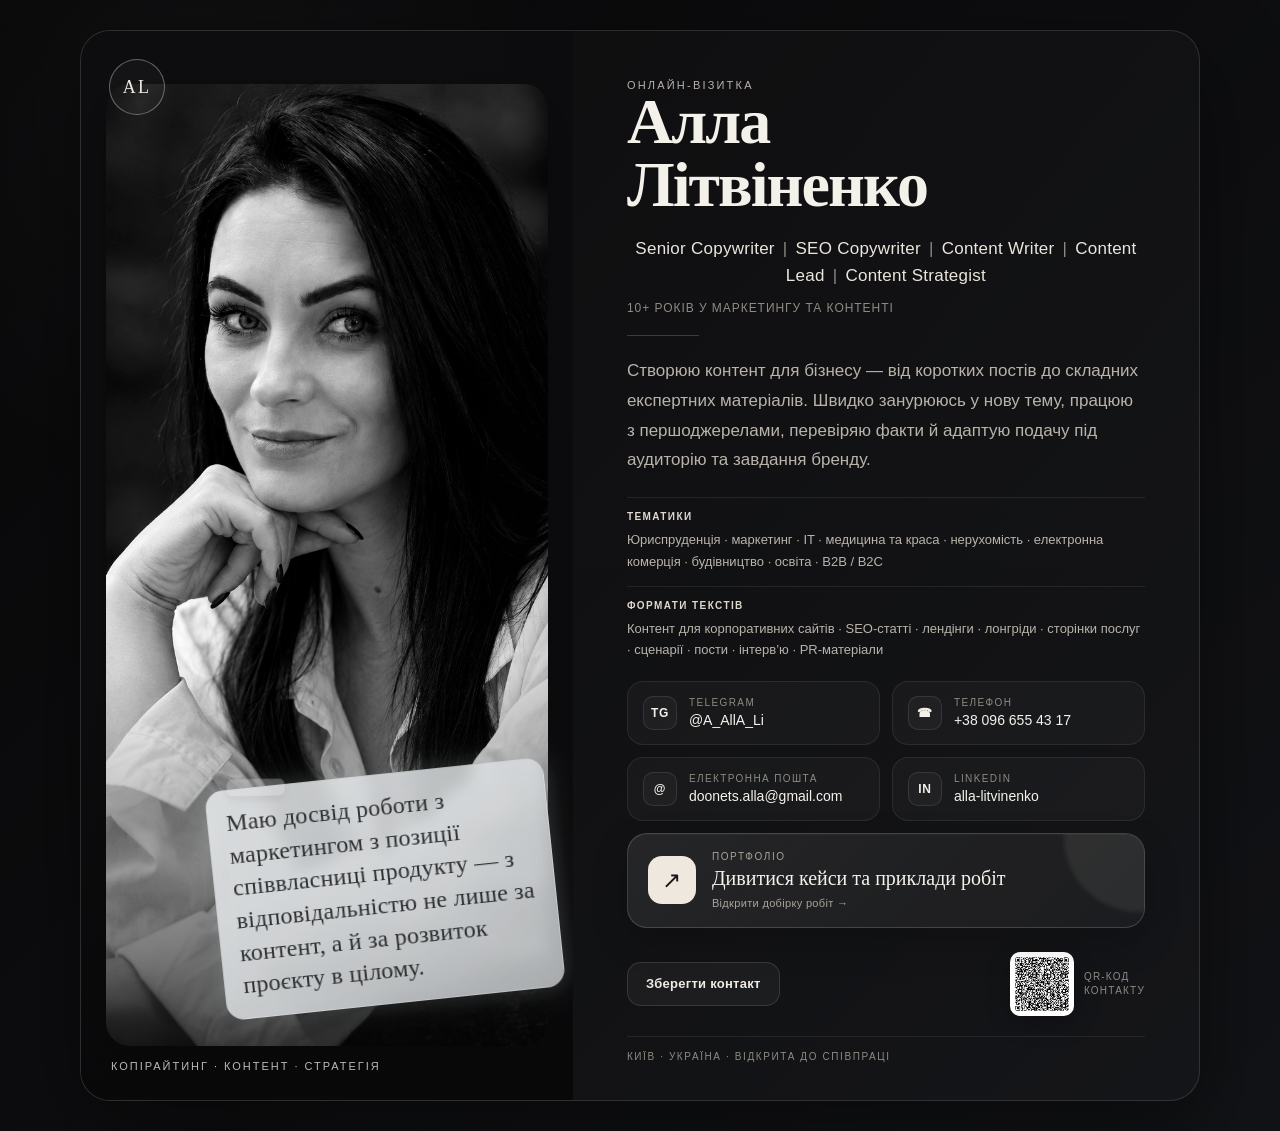
<file: business-card.html>
<!doctype html>
<html lang="uk">
<head>
  <meta charset="utf-8">
  <meta name="viewport" content="width=device-width, initial-scale=1">
  <title>Алла Літвіненко — копірайтерка | Онлайн-візитка</title>
  <meta name="description" content="Алла Літвіненко — копірайтерка та контент-стратегиня. B2B/B2C, IT, юридичний, маркетинговий та експертний контент для бізнесу.">
  <meta name="theme-color" content="#0d0d0f">
  <style>
    :root {
      --bg: #0b0b0c;
      --bg2: #111214;
      --panel: rgba(255,255,255,.03);
      --line: rgba(255,255,255,.12);
      --line-2: rgba(255,255,255,.08);
      --text: #f4f1eb;
      --muted: #b9b3aa;
      --muted-2: #8f8a83;
      --accent: #d7d1c7;
      --shadow: 0 30px 90px rgba(0,0,0,.42);
    }

    * { box-sizing: border-box; }
    html { scroll-behavior: smooth; }

    body {
      margin: 0;
      min-height: 100vh;
      background:
        radial-gradient(circle at 15% 10%, rgba(255,255,255,.03), transparent 25%),
        linear-gradient(135deg, #080809 0%, #0d0d0f 45%, #121316 100%);
      color: var(--text);
      font-family: "Helvetica Neue", Helvetica, Arial, sans-serif;
      display: grid;
      place-items: center;
      padding: 30px;
    }

    .card {
      width: min(1120px, 100%);
      min-height: 740px;
      display: grid;
      grid-template-columns: 44% 56%;
      background: linear-gradient(180deg, rgba(255,255,255,.02), rgba(255,255,255,.015));
      border: 1px solid var(--line);
      border-radius: 30px;
      overflow: hidden;
      box-shadow: var(--shadow);
      position: relative;
    }

    .card::before {
      content: "";
      position: absolute;
      inset: 0;
      pointer-events: none;
      background: linear-gradient(120deg, rgba(255,255,255,.035), transparent 26%);
    }

    .photo {
      position: relative;
      min-height: 740px;
      overflow: hidden;
      background: #0d0d0f;
    }

    .photo img {
      position: absolute;
      width: 90%;
      height: 90%;
      left: 5%;
      top: 5%;
      object-fit: cover;
      object-position: 51% 34%;
      border-radius: 24px;
      filter: grayscale(100%) contrast(1.06);
      box-shadow: 0 18px 45px rgba(0,0,0,.28);
    }

    .photo::after {
      content: "";
      position: absolute;
      inset: 0;
      background:
        linear-gradient(to top, rgba(7,7,8,.78), transparent 40%),
        linear-gradient(to right, transparent 70%, rgba(7,7,8,.16));
    }

    .monogram {
      position: absolute;
      top: 28px;
      left: 28px;
      z-index: 2;
      width: 56px;
      height: 56px;
      border: 1px solid rgba(255,255,255,.34);
      border-radius: 50%;
      display: grid;
      place-items: center;
      color: #f0ece5;
      background: rgba(255,255,255,.03);
      font-family: Georgia, "Times New Roman", serif;
      font-size: 18px;
      letter-spacing: .12em;
    }

    .photo-caption {
      position: absolute;
      left: 30px;
      bottom: 28px;
      right: 30px;
      z-index: 2;
      color: rgba(255,255,255,.72);
      font-size: 11px;
      letter-spacing: .18em;
      text-transform: uppercase;
    }

    .handwritten-note {
      position: absolute;
      right: 18px;
      bottom: 96px;
      z-index: 3;
      max-width: 340px;
      padding: 16px 18px;
      border-radius: 18px;
      background:
        linear-gradient(135deg, rgba(232,234,236,.88), rgba(210,213,216,.78));
      border: 1px solid rgba(255,255,255,.05);
      color: rgba(31,33,35,.92);
      font-family: "Segoe Script", "Snell Roundhand", "Brush Script MT", "Comic Sans MS", cursive;
      font-size: 24px;
      line-height: 1.36;
      letter-spacing: .01em;
      transform: rotate(-6deg);
      box-shadow:
        0 14px 36px rgba(0,0,0,.20),
        0 0 24px rgba(220,223,226,.10);
      backdrop-filter: blur(8px);
      -webkit-backdrop-filter: blur(8px);
    }

    .handwritten-note::before {
      content: "";
      position: absolute;
      top: -9px;
      left: 22px;
      width: 58px;
      height: 17px;
      border-radius: 6px;
      background: rgba(220,222,225,.30);
      border: 0;
      filter: blur(.2px);
      transform: rotate(5deg);
      box-shadow: 0 4px 10px rgba(0,0,0,.08);
    }


    .handwritten-note::after {
      content: "";
      position: absolute;
      inset: -8px;
      z-index: -1;
      border-radius: 24px;
      background: rgba(205,208,211,.12);
      filter: blur(12px);
      pointer-events: none;
    }

    @media (max-width: 860px) {
      .handwritten-note {
        right: 14px;
        bottom: 84px;
        max-width: 290px;
        font-size: 20px;
      }
    }

    @media (max-width: 520px) {
      .handwritten-note {
        right: 12px;
        left: 12px;
        bottom: 86px;
        max-width: none;
        font-size: 18px;
        line-height: 1.34;
        transform: rotate(-4deg);
      }
    }

    .content {
      display: flex;
      flex-direction: column;
      justify-content: center;
      gap: 20px;
      padding: 48px 54px 38px;
    }

    .eyebrow {
      color: var(--muted);
      font-size: 11px;
      letter-spacing: .2em;
      text-transform: uppercase;
    }

    h1 {
      margin: 0;
      font-family: Georgia, "Times New Roman", serif;
      font-size: clamp(44px, 5vw, 66px);
      line-height: .98;
      letter-spacing: -.03em;
      font-weight: 700;
    }

    .role {
      margin: 0 auto;
      width: 100%;
      max-width: 640px;
      padding: 0 8px;
      font-family: "Helvetica Neue", Helvetica, Arial, sans-serif;
      font-size: clamp(14px, 1.55vw, 17px);
      line-height: 1.55;
      color: #ebe6dd;
      font-weight: 500;
      text-align: center;
      letter-spacing: .015em;
      white-space: normal;
      overflow-wrap: normal;
    }

    .role span {
      display: inline-block;
      padding: 0 .18em;
      color: #8f8a83;
      font-weight: 400;
    }

    .tagline {
      margin: 0;
      color: var(--muted);
      max-width: 650px;
      font-size: 17px;
      line-height: 1.75;
    }

    .divider {
      width: 72px;
      height: 1px;
      background: rgba(255,255,255,.18);
    }

    .chips {
      display: flex;
      flex-wrap: wrap;
      gap: 10px;
    }

    .chip {
      padding: 9px 12px;
      border-radius: 999px;
      border: 1px solid var(--line-2);
      background: rgba(255,255,255,.025);
      color: #e3ddd4;
      font-size: 12px;
      letter-spacing: .03em;
    }


    .experience-line {
      margin: -8px 0 0;
      color: var(--muted-2);
      font-size: 12px;
      letter-spacing: .08em;
      text-transform: uppercase;
    }

    .details {
      display: grid;
      gap: 14px;
      margin-top: 2px;
    }

    .detail-block {
      padding-top: 13px;
      border-top: 1px solid var(--line-2);
    }

    .detail-title {
      margin-bottom: 7px;
      color: #ded8cf;
      font-size: 10px;
      font-weight: 700;
      letter-spacing: .14em;
      text-transform: uppercase;
    }

    .detail-text {
      margin: 0;
      color: var(--muted);
      font-size: 13px;
      line-height: 1.65;
    }

    .contacts {
      display: grid;
      grid-template-columns: 1fr 1fr;
      gap: 12px;
    }

    .contact {
      display: flex;
      align-items: center;
      gap: 12px;
      min-height: 62px;
      padding: 14px 15px;
      border-radius: 16px;
      border: 1px solid var(--line-2);
      background: var(--panel);
      text-decoration: none;
      color: var(--text);
      transition: .18s ease;
    }

    .contact:hover {
      transform: translateY(-2px);
      border-color: rgba(255,255,255,.2);
      background: rgba(255,255,255,.045);
    }

    .wide { grid-column: 1 / -1; }

    .icon {
      width: 34px;
      height: 34px;
      flex: 0 0 34px;
      display: grid;
      place-items: center;
      border-radius: 10px;
      border: 1px solid rgba(255,255,255,.1);
      background: rgba(255,255,255,.03);
      color: #f2eee8;
      font-size: 12px;
      font-weight: 700;
      letter-spacing: .05em;
    }

    .label {
      display: block;
      font-size: 10px;
      color: var(--muted-2);
      text-transform: uppercase;
      letter-spacing: .14em;
      margin-bottom: 4px;
    }

    .value {
      display: block;
      font-size: 14px;
      color: #f5f2ec;
      font-weight: 500;
      overflow: hidden;
      text-overflow: ellipsis;
      white-space: nowrap;
      max-width: 240px;
    }


    .portfolio-cta {
      grid-column: 1 / -1;
      position: relative;
      display: flex;
      align-items: center;
      gap: 16px;
      min-height: 92px;
      padding: 18px 20px;
      border-radius: 20px;
      text-decoration: none;
      color: #f5f2ec;
      background:
        linear-gradient(135deg, rgba(255,255,255,.085), rgba(255,255,255,.035));
      border: 1px solid rgba(255,255,255,.16);
      box-shadow:
        0 14px 36px rgba(0,0,0,.18),
        inset 0 1px 0 rgba(255,255,255,.035);
      overflow: hidden;
      transition: transform .18s ease, border-color .18s ease, background .18s ease;
    }

    .portfolio-cta::after {
      content: "";
      position: absolute;
      width: 150px;
      height: 150px;
      right: -70px;
      top: -72px;
      border-radius: 50%;
      background: rgba(239,232,221,.08);
      filter: blur(2px);
      pointer-events: none;
    }

    .portfolio-cta:hover {
      transform: translateY(-3px);
      border-color: rgba(239,232,221,.34);
      background:
        linear-gradient(135deg, rgba(255,255,255,.115), rgba(255,255,255,.05));
    }

    .portfolio-icon {
      width: 48px;
      height: 48px;
      flex: 0 0 48px;
      display: grid;
      place-items: center;
      border-radius: 14px;
      background: #eee8df;
      color: #161719;
      font-size: 23px;
      line-height: 1;
      font-weight: 500;
    }

    .portfolio-copy {
      display: flex;
      min-width: 0;
      flex-direction: column;
      gap: 4px;
    }

    .portfolio-label {
      color: #aaa39a;
      font-size: 10px;
      line-height: 1;
      letter-spacing: .16em;
      text-transform: uppercase;
    }

    .portfolio-title {
      color: #f5f1eb;
      font-family: Georgia, "Times New Roman", serif;
      font-size: 20px;
      line-height: 1.25;
    }

    .portfolio-hint {
      margin-top: 2px;
      color: #aaa39a;
      font-size: 11px;
      letter-spacing: .03em;
    }

    .actions {
      display: flex;
      align-items: center;
      justify-content: space-between;
      gap: 18px;
      padding-top: 4px;
    }

    .buttons {
      display: flex;
      flex-wrap: wrap;
      gap: 10px;
    }

    .btn {
      display: inline-flex;
      align-items: center;
      justify-content: center;
      min-height: 44px;
      padding: 0 18px;
      border-radius: 14px;
      text-decoration: none;
      font-size: 13px;
      letter-spacing: .02em;
      transition: .18s ease;
    }

    .btn-primary {
      background: #efe8dd;
      color: #111214;
      font-weight: 700;
    }

    .btn-primary:hover { transform: translateY(-2px); }

    .btn-secondary {
      border: 1px solid rgba(255,255,255,.12);
      color: #f0ebe3;
      background: rgba(255,255,255,.045);
      font-weight: 600;
    }

    .btn-secondary:hover {
      border-color: rgba(255,255,255,.22);
      background: rgba(255,255,255,.07);
    }

    .btn-secondary:hover {
      border-color: rgba(255,255,255,.2);
      background: rgba(255,255,255,.05);
    }

    .qr-wrap {
      display: flex;
      align-items: center;
      gap: 10px;
      color: var(--muted-2);
      font-size: 10px;
      text-transform: uppercase;
      letter-spacing: .12em;
      line-height: 1.4;
    }

    .qr {
      width: 64px;
      height: 64px;
      background: #fff;
      border-radius: 10px;
      padding: 4px;
      box-shadow: 0 8px 24px rgba(0,0,0,.24);
    }

    .footer {
      padding-top: 14px;
      border-top: 1px solid var(--line-2);
      color: var(--muted-2);
      font-size: 10px;
      letter-spacing: .16em;
      text-transform: uppercase;
    }

    @media (max-width: 860px) {
      body { padding: 0; background: #0b0b0c; }
      .card {
        width: 100%;
        min-height: 100vh;
        grid-template-columns: 1fr;
        border-radius: 0;
        border: 0;
      }
      .photo {
        min-height: 52vh;
        max-height: 590px;
      }
      .content {
        padding: 36px 24px 32px;
        gap: 22px;
      }
      .contacts {
        grid-template-columns: 1fr;
      }
      .wide { grid-column: auto; }
      .qr-wrap { display: none; }
      .value { max-width: calc(100vw - 120px); }
    }

    @media (max-width: 480px) {
      h1 { font-size: 40px; }
      .role { font-size: 18px; }
      .tagline { font-size: 15px; }
      .buttons { width: 100%; }
      .btn { flex: 1; }
    }
  </style>
<link rel="canonical" href="https://allalitvinenko-portfolio.github.io/portfolio/business-card.html">
</head>
<body>
  <main class="card">
    <section class="photo" aria-label="Портрет Алли Літвіненко">
      <div class="monogram">AL</div>
      <img src="[data-uri]" alt="Алла Літвіненко">
      <div class="handwritten-note">
        Маю досвід роботи з маркетингом з позиції співвласниці продукту — з відповідальністю не лише за контент, а й за розвиток проєкту в цілому.
      </div>
      <div class="photo-caption">Копірайтинг · контент · стратегія</div>
    </section>

    <section class="content">
      <div>
        <div class="eyebrow">Онлайн-візитка</div>
        <h1>Алла<br>Літвіненко</h1>
      </div>

      <p class="role">Senior Copywriter <span>|</span> SEO Copywriter <span>|</span> Content Writer <span>|</span> Content Lead <span>|</span> Content Strategist</p>
      <p class="experience-line">10+ років у маркетингу та контенті</p>

      <div class="divider"></div>

      <p class="tagline">
        Створюю контент для бізнесу — від коротких постів до складних експертних матеріалів.
        Швидко занурююсь у нову тему, працюю з першоджерелами, перевіряю факти
        й адаптую подачу під аудиторію та завдання бренду.
      </p>

      <div class="details">
        <div class="detail-block">
          <div class="detail-title">Тематики</div>
          <p class="detail-text">
            Юриспруденція · маркетинг · IT · медицина та краса · нерухомість ·
            електронна комерція · будівництво · освіта · B2B / B2C
          </p>
        </div>

        <div class="detail-block">
          <div class="detail-title">Формати текстів</div>
          <p class="detail-text">
            Контент для корпоративних сайтів · SEO-статті · лендінги · лонгріди ·
            сторінки послуг · сценарії · пости · інтерв’ю · PR-матеріали
          </p>
        </div>
      </div>

      <div class="contacts">
        <a class="contact" href="https://t.me/A_AllA_Li" target="_blank" rel="noopener">
          <span class="icon">TG</span>
          <span><span class="label">Telegram</span><span class="value">@A_AllA_Li</span></span>
        </a>
        <a class="contact" href="tel:+380966554317">
          <span class="icon">☎</span>
          <span><span class="label">Телефон</span><span class="value">+38 096 655 43 17</span></span>
        </a>
        <a class="contact" href="mailto:doonets.alla@gmail.com">
          <span class="icon">@</span>
          <span><span class="label">Електронна пошта</span><span class="value">doonets.alla@gmail.com</span></span>
        </a>
        <a class="contact" href="https://www.linkedin.com/in/alla-litvinenko/" target="_blank" rel="noopener">
          <span class="icon">IN</span>
          <span><span class="label">LinkedIn</span><span class="value">alla-litvinenko</span></span>
        </a>
        <a class="portfolio-cta" href="https://allalitvinenko-portfolio.github.io/portfolio/" target="_blank" rel="noopener">
          <span class="portfolio-icon">↗</span>
          <span class="portfolio-copy">
            <span class="portfolio-label">Портфоліо</span>
            <span class="portfolio-title">Дивитися кейси та приклади робіт</span>
            <span class="portfolio-hint">Відкрити добірку робіт →</span>
          </span>
        </a>
      </div>

      <div class="actions">
        <div class="buttons">
          <a class="btn btn-secondary" download="Alla_Litvinenko.vcf" href="[data-uri]">Зберегти контакт</a>
        </div>

        <div class="qr-wrap">
          <img class="qr" src="[data-uri]" alt="QR-код контакту">
          <span>QR-код<br>контакту</span>
        </div>
      </div>

      <div class="footer">Київ · Україна · відкрита до співпраці</div>
    </section>
  </main>
</body>
</html>
</file>
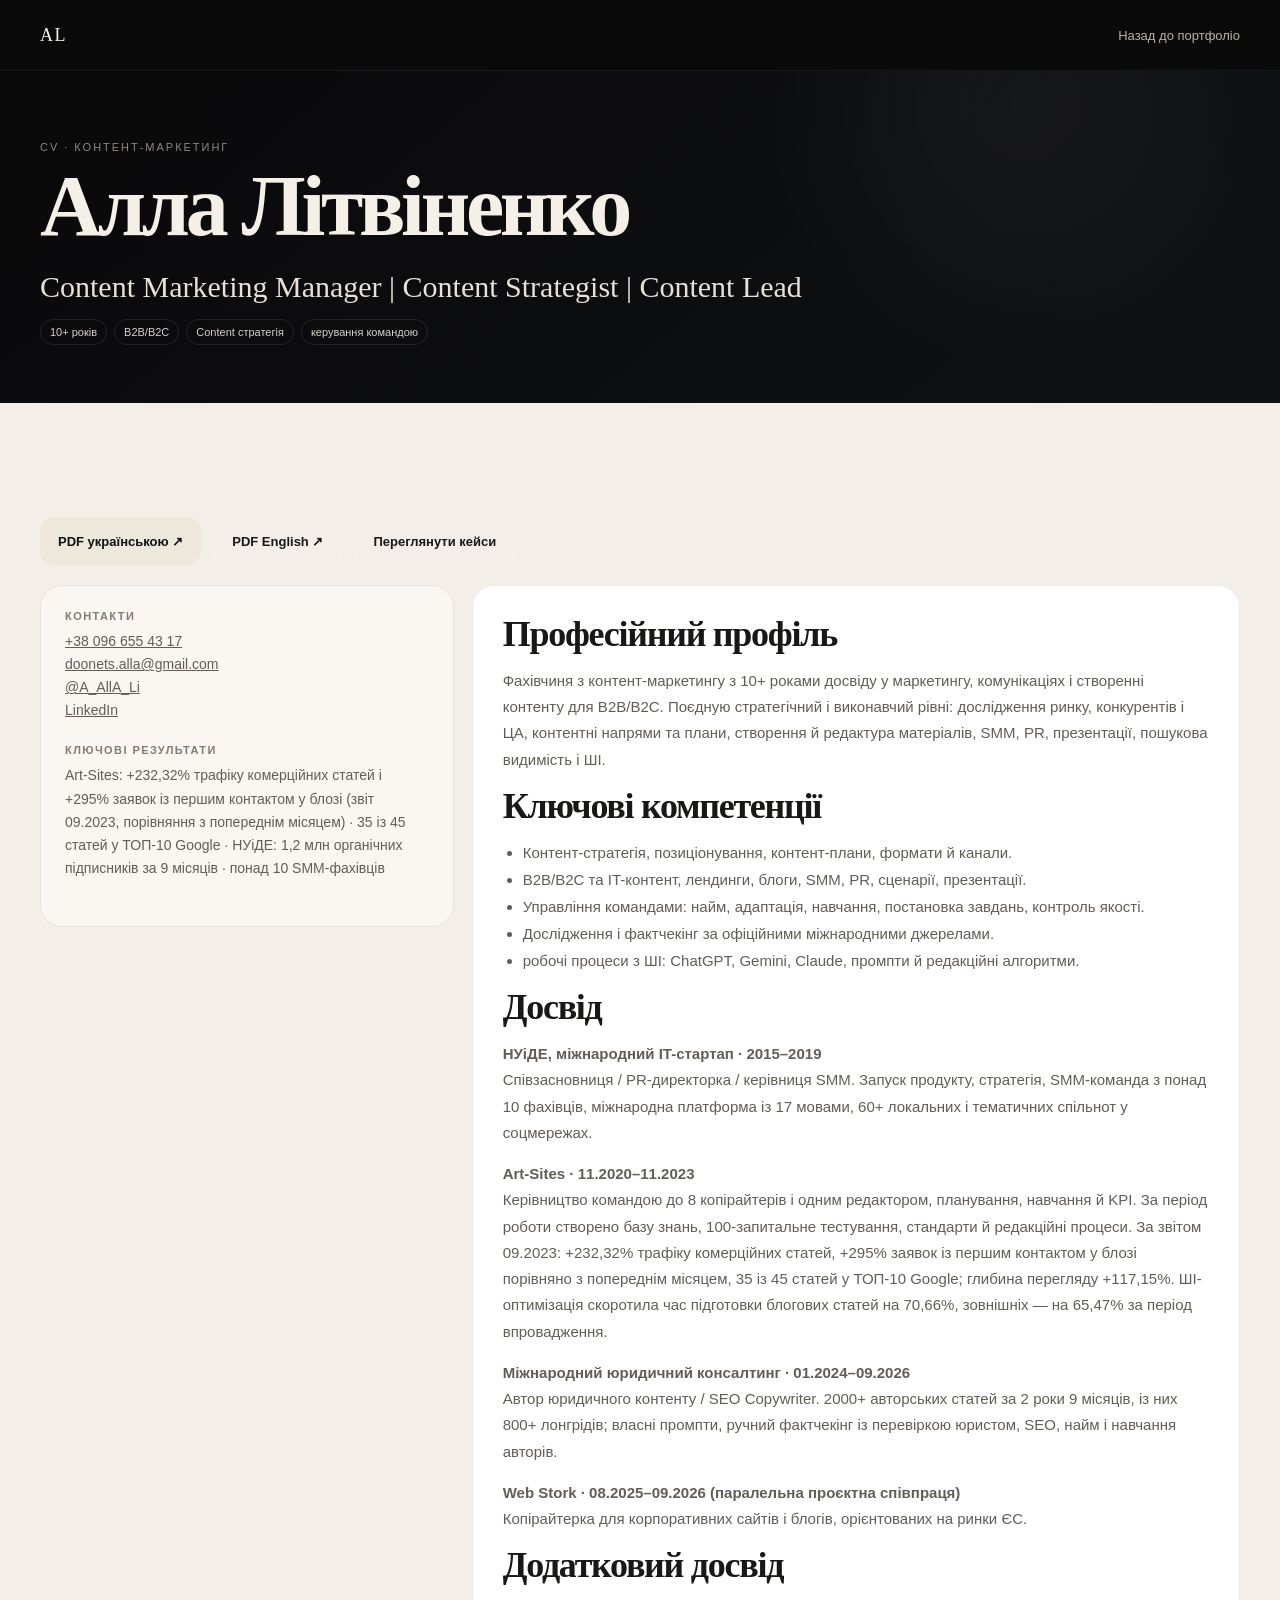
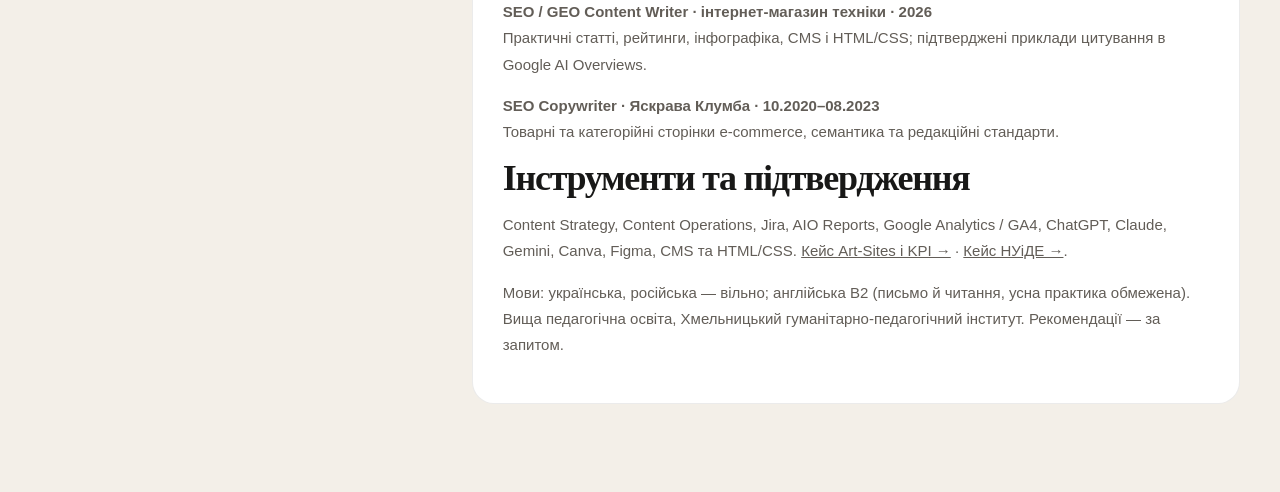
<file: cv-content-marketing.html>
<!doctype html><html lang="uk"><head><meta charset="utf-8"><meta name="viewport" content="width=device-width,initial-scale=1"><title>Алла Літвіненко — Контент-маркетинг CV</title><link rel="stylesheet" href="assets/style.css"><meta name="description" content="Контент-стратегія, управління командами, KPI Art-Sites, запуск маркетингу NYiGDE, SEO та Content Operations."><meta property="og:type" content="profile"><meta property="og:title" content="Алла Літвіненко — Content Marketing Manager | Content Strategist | Content Lead"><meta property="og:description" content="Контент-стратегія, управління командами, KPI Art-Sites, запуск маркетингу NYiGDE, SEO та Content Operations."><meta property="og:image" content="https://allalitvinenko-portfolio.github.io/portfolio/assets/social-preview-facebook.jpg"><meta name="twitter:card" content="summary_large_image">
<link rel="canonical" href="https://allalitvinenko-portfolio.github.io/portfolio/cv-content-marketing.html">
</head><body>
<header class="topbar"><div class="wrap nav"><a class="brand" href="/portfolio/">AL</a><nav class="menu"><a href="/portfolio/#cv">Назад до портфоліо</a></nav></div></header>
<main><section class="case-hero"><div class="wrap"><div class="kicker">CV · Контент-маркетинг</div><h1>Алла Літвіненко</h1><p class="case-sub">Content Marketing Manager | Content Strategist | Content Lead</p><div class="tags"><span class="tag">10+ років</span><span class="tag">B2B/B2C</span><span class="tag">Content стратегія</span><span class="tag">керування командою</span></div></div></section>
<section class="section light"><div class="wrap"><div class="actions" style="margin-bottom:20px;display:flex;gap:12px;flex-wrap:wrap"><a class="btn primary" target="_blank" rel="noopener" href="https://drive.google.com/file/d/1cOtNL9581hDWqIkHIpmtkZCCRj7lKM2W/view?usp=drivesdk">PDF українською ↗</a><a class="btn secondary" target="_blank" rel="noopener" href="https://drive.google.com/file/d/1ZOarDRGcQcjSzVP-PS2AvNy0KZIObV5Z/view?usp=drivesdk">PDF English ↗</a><a class="btn secondary" href="/portfolio/#selected">Переглянути кейси</a></div><div class="case-layout"><aside class="side"><b>Контакти</b><p><a href="tel:+380966554317">+38 096 655 43 17</a><br><a href="mailto:doonets.alla@gmail.com">doonets.alla@gmail.com</a><br><a href="https://t.me/A_AllA_Li" target="_blank">@A_AllA_Li</a><br><a href="https://www.linkedin.com/in/alla-litvinenko/" target="_blank">LinkedIn</a></p><b>Ключові результати</b><p>Art-Sites: +232,32% трафіку комерційних статей і +295% заявок із першим контактом у блозі (звіт 09.2023, порівняння з попереднім місяцем) · 35 із 45 статей у ТОП-10 Google · НУіДЕ: 1,2 млн органічних підписників за 9 місяців · понад 10 SMM-фахівців</p></aside>
<article class="main-card"><h2>Професійний профіль</h2><p>Фахівчиня з контент-маркетингу з 10+ роками досвіду у маркетингу, комунікаціях і створенні контенту для B2B/B2C. Поєдную стратегічний і виконавчий рівні: дослідження ринку, конкурентів і ЦА, контентні напрями та плани, створення й редактура матеріалів, SMM, PR, презентації, пошукова видимість і ШІ.</p>
<h2>Ключові компетенції</h2><ul><li>Контент-стратегія, позиціонування, контент-плани, формати й канали.</li><li>B2B/B2C та IT-контент, лендинги, блоги, SMM, PR, сценарії, презентації.</li><li>Управління командами: найм, адаптація, навчання, постановка завдань, контроль якості.</li><li>Дослідження і фактчекінг за офіційними міжнародними джерелами.</li><li>робочі процеси з ШІ: ChatGPT, Gemini, Claude, промпти й редакційні алгоритми.</li></ul>
<h2>Досвід</h2><p><b>НУіДЕ, міжнародний IT-стартап · 2015–2019</b><br>Співзасновниця / PR-директорка / керівниця SMM. Запуск продукту, стратегія, SMM-команда з понад 10 фахівців, міжнародна платформа із 17 мовами, 60+ локальних і тематичних спільнот у соцмережах.</p><p><b>Art-Sites · 11.2020–11.2023</b><br>Керівництво командою до 8 копірайтерів і одним редактором, планування, навчання й KPI. За період роботи створено базу знань, 100-запитальне тестування, стандарти й редакційні процеси. За звітом 09.2023: +232,32% трафіку комерційних статей, +295% заявок із першим контактом у блозі порівняно з попереднім місяцем, 35 із 45 статей у ТОП-10 Google; глибина перегляду +117,15%. ШІ-оптимізація скоротила час підготовки блогових статей на 70,66%, зовнішніх — на 65,47% за період впровадження.</p><p><b>Міжнародний юридичний консалтинг · 01.2024–09.2026</b><br>Автор юридичного контенту / SEO Copywriter. 2000+ авторських статей за 2 роки 9 місяців, із них 800+ лонгрідів; власні промпти, ручний фактчекінг із перевіркою юристом, SEO, найм і навчання авторів.</p><p><b>Web Stork · 08.2025–09.2026 (паралельна проєктна співпраця)</b><br>Копірайтерка для корпоративних сайтів і блогів, орієнтованих на ринки ЄС.</p><h2>Додатковий досвід</h2><p><b>SEO / GEO Content Writer · інтернет-магазин техніки · 2026</b><br>Практичні статті, рейтинги, інфографіка, CMS і HTML/CSS; підтверджені приклади цитування в Google AI Overviews.</p><p><b>SEO Copywriter · Яскрава Клумба · 10.2020–08.2023</b><br>Товарні та категорійні сторінки e-commerce, семантика та редакційні стандарти.</p><h2>Інструменти та підтвердження</h2><p>Content Strategy, Content Operations, Jira, AIO Reports, Google Analytics / GA4, ChatGPT, Claude, Gemini, Canva, Figma, CMS та HTML/CSS. <a href="cases/art-sites-content-marketing.html">Кейс Art-Sites і KPI →</a> · <a href="cases/nuyigde-startup.html">Кейс НУіДЕ →</a>.</p><p>Мови: українська, російська — вільно; англійська B2 (письмо й читання, усна практика обмежена). Вища педагогічна освіта, Хмельницький гуманітарно-педагогічний інститут. Рекомендації — за запитом.</p></article></div></div></section></main></body></html>
</file>
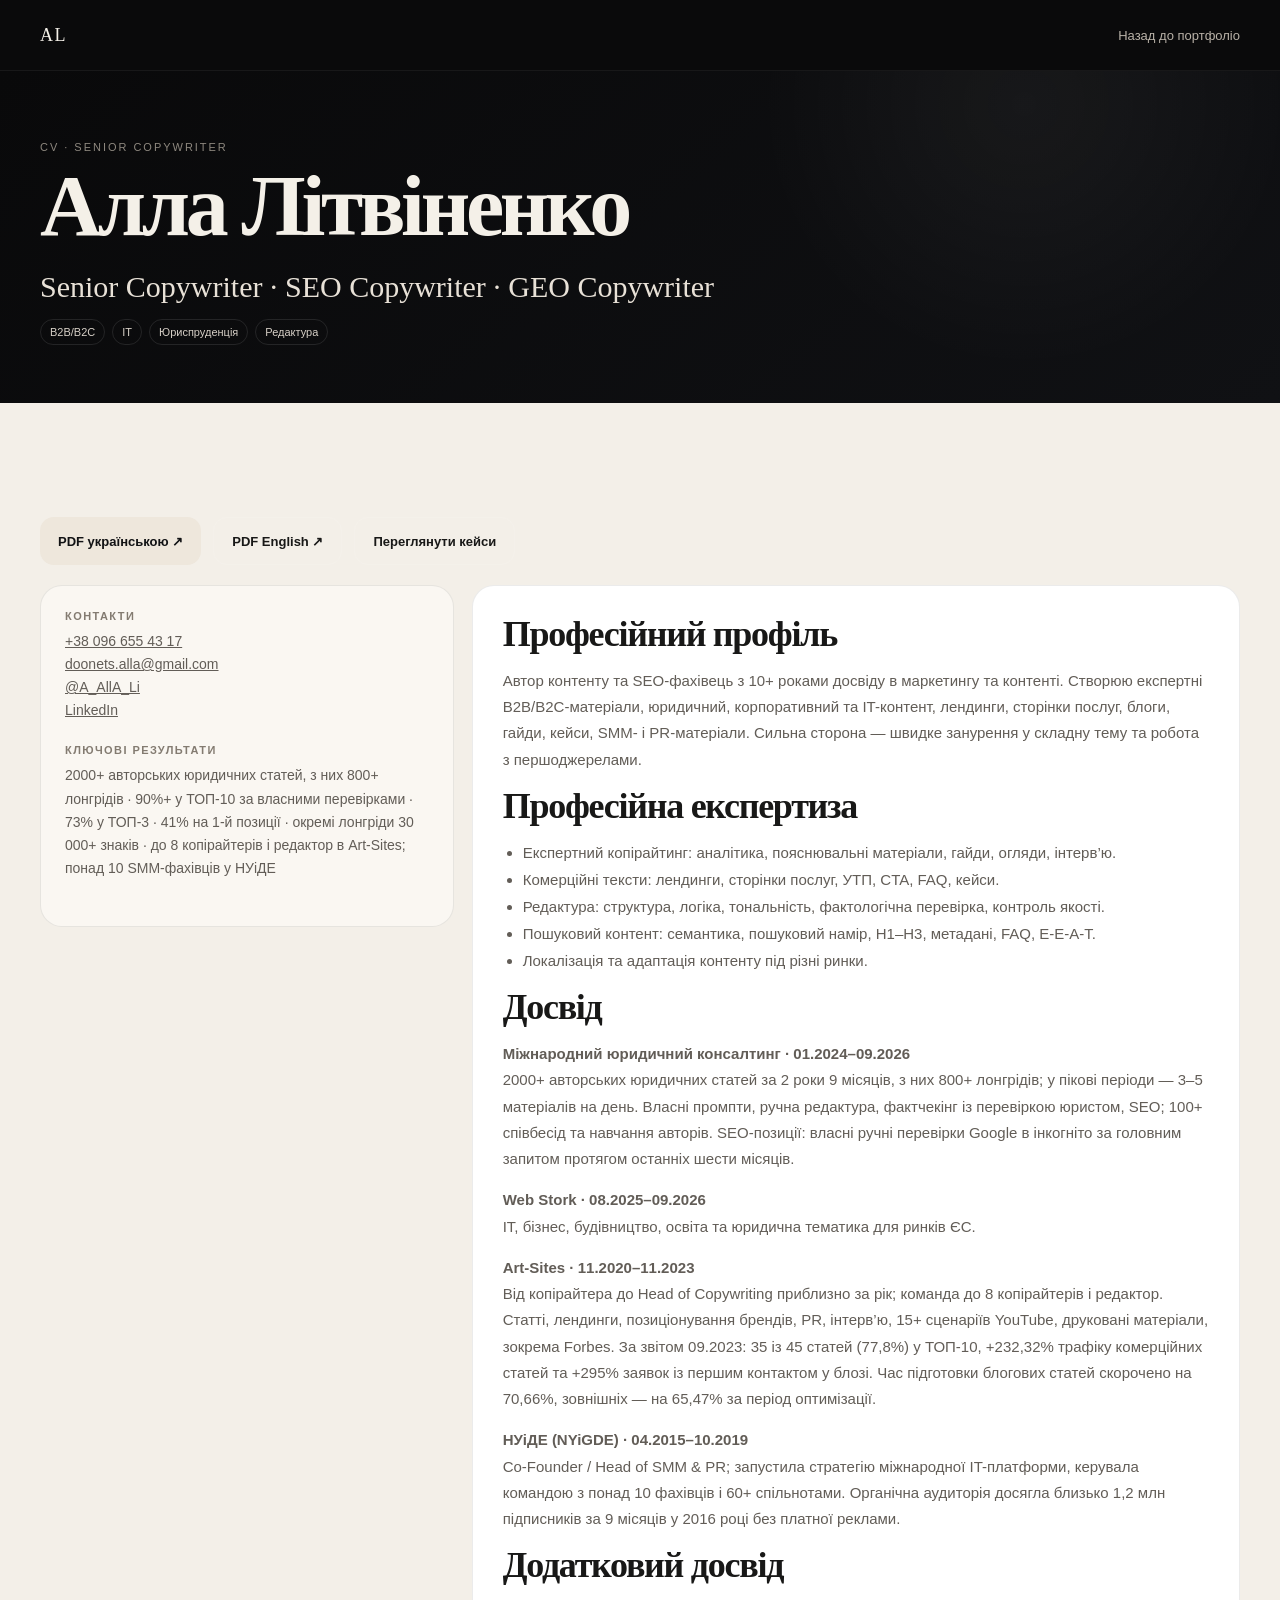
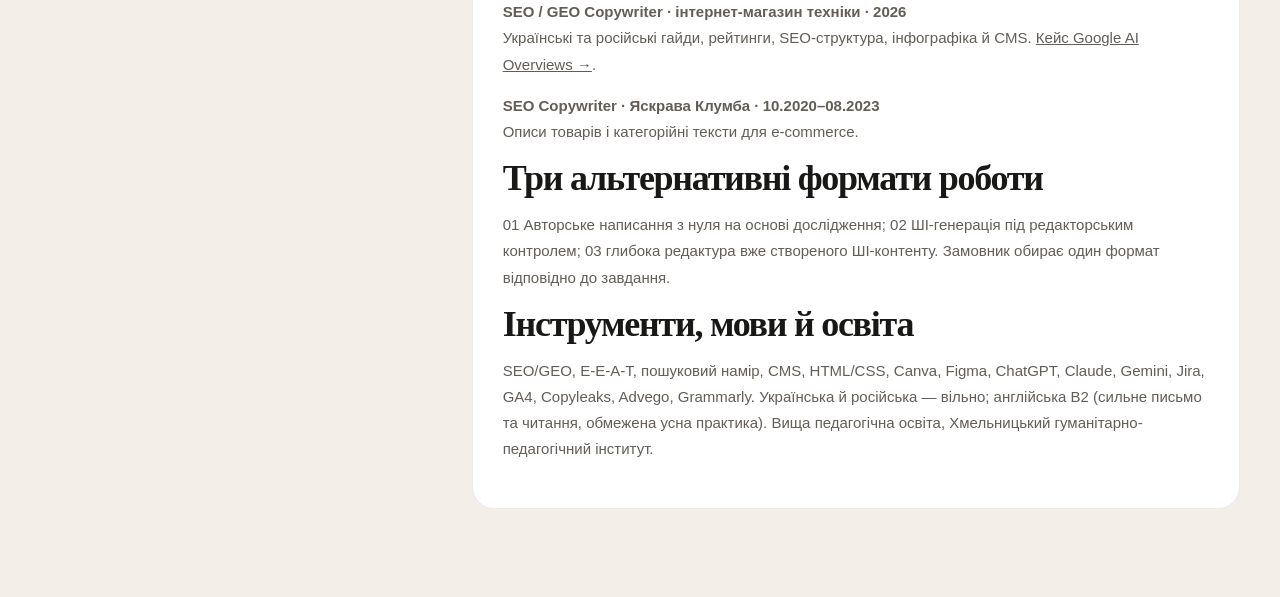
<file: cv-senior-copywriter.html>
<!doctype html><html lang="uk"><head><meta charset="utf-8"><meta name="viewport" content="width=device-width,initial-scale=1"><title>Алла Літвіненко — Senior Copywriter CV</title><link rel="stylesheet" href="assets/style.css"><meta name="description" content="SEO-копірайтинг, експертні B2B-матеріали, юридичний фактчекінг, GEO та Google AI Overviews."><meta property="og:type" content="profile"><meta property="og:title" content="Алла Літвіненко — Senior Copywriter | SEO Copywriter | GEO Copywriter"><meta property="og:description" content="SEO-копірайтинг, експертні B2B-матеріали, юридичний фактчекінг, GEO та Google AI Overviews."><meta property="og:image" content="https://allalitvinenko-portfolio.github.io/portfolio/assets/social-preview-facebook.jpg"><meta name="twitter:card" content="summary_large_image">
<link rel="canonical" href="https://allalitvinenko-portfolio.github.io/portfolio/cv-senior-copywriter.html">
</head><body>
<header class="topbar"><div class="wrap nav"><a class="brand" href="/portfolio/">AL</a><nav class="menu"><a href="/portfolio/#cv">Назад до портфоліо</a></nav></div></header>
<main><section class="case-hero"><div class="wrap"><div class="kicker">CV · Senior Copywriter</div><h1>Алла Літвіненко</h1><p class="case-sub">Senior Copywriter · SEO Copywriter · GEO Copywriter</p><div class="tags"><span class="tag">B2B/B2C</span><span class="tag">IT</span><span class="tag">Юриспруденція</span><span class="tag">Редактура</span></div></div></section>
<section class="section light"><div class="wrap"><div class="actions" style="margin-bottom:20px;display:flex;gap:12px;flex-wrap:wrap"><a class="btn primary" target="_blank" rel="noopener" href="https://drive.google.com/file/d/1Ee1H_DV0EhvxCaddj_aJXk77RN3gYAL1/view?usp=drivesdk">PDF українською ↗</a><a class="btn secondary" target="_blank" rel="noopener" href="https://drive.google.com/file/d/1nsUWoFELwjBN0melFe9WpHZQxe7Ts_kU/view?usp=drivesdk">PDF English ↗</a><a class="btn secondary" href="/portfolio/#selected">Переглянути кейси</a></div><div class="case-layout"><aside class="side"><b>Контакти</b><p><a href="tel:+380966554317">+38 096 655 43 17</a><br><a href="mailto:doonets.alla@gmail.com">doonets.alla@gmail.com</a><br><a href="https://t.me/A_AllA_Li" target="_blank">@A_AllA_Li</a><br><a href="https://www.linkedin.com/in/alla-litvinenko/" target="_blank">LinkedIn</a></p><b>Ключові результати</b><p>2000+ авторських юридичних статей, з них 800+ лонгрідів · 90%+ у ТОП-10 за власними перевірками · 73% у ТОП-3 · 41% на 1-й позиції · окремі лонгріди 30 000+ знаків · до 8 копірайтерів і редактор в Art-Sites; понад 10 SMM-фахівців у НУіДЕ</p></aside>
<article class="main-card"><h2>Професійний профіль</h2><p>Автор контенту та SEO-фахівець з 10+ роками досвіду в маркетингу та контенті. Створюю експертні B2B/B2C-матеріали, юридичний, корпоративний та IT-контент, лендинги, сторінки послуг, блоги, гайди, кейси, SMM- і PR-матеріали. Сильна сторона — швидке занурення у складну тему та робота з першоджерелами.</p>
<h2>Професійна експертиза</h2><ul><li>Експертний копірайтинг: аналітика, пояснювальні матеріали, гайди, огляди, інтерв’ю.</li><li>Комерційні тексти: лендинги, сторінки послуг, УТП, CTA, FAQ, кейси.</li><li>Редактура: структура, логіка, тональність, фактологічна перевірка, контроль якості.</li><li>Пошуковий контент: семантика, пошуковий намір, H1–H3, метадані, FAQ, E-E-A-T.</li><li>Локалізація та адаптація контенту під різні ринки.</li></ul>
<h2>Досвід</h2><p><b>Міжнародний юридичний консалтинг · 01.2024–09.2026</b><br>2000+ авторських юридичних статей за 2 роки 9 місяців, з них 800+ лонгрідів; у пікові періоди — 3–5 матеріалів на день. Власні промпти, ручна редактура, фактчекінг із перевіркою юристом, SEO; 100+ співбесід та навчання авторів. SEO-позиції: власні ручні перевірки Google в інкогніто за головним запитом протягом останніх шести місяців.</p><p><b>Web Stork · 08.2025–09.2026</b><br>IT, бізнес, будівництво, освіта та юридична тематика для ринків ЄС.</p><p><b>Art-Sites · 11.2020–11.2023</b><br>Від копірайтера до Head of Copywriting приблизно за рік; команда до 8 копірайтерів і редактор. Статті, лендинги, позиціонування брендів, PR, інтерв’ю, 15+ сценаріїв YouTube, друковані матеріали, зокрема Forbes. За звітом 09.2023: 35 із 45 статей (77,8%) у ТОП-10, +232,32% трафіку комерційних статей та +295% заявок із першим контактом у блозі. Час підготовки блогових статей скорочено на 70,66%, зовнішніх — на 65,47% за період оптимізації.</p><p><b>НУіДЕ (NYiGDE) · 04.2015–10.2019</b><br>Co-Founder / Head of SMM & PR; запустила стратегію міжнародної IT-платформи, керувала командою з понад 10 фахівців і 60+ спільнотами. Органічна аудиторія досягла близько 1,2 млн підписників за 9 місяців у 2016 році без платної реклами.</p><h2>Додатковий досвід</h2><p><b>SEO / GEO Copywriter · інтернет-магазин техніки · 2026</b><br>Українські та російські гайди, рейтинги, SEO-структура, інфографіка й CMS. <a href="cases/device-market-seo.html">Кейс Google AI Overviews →</a>.</p><p><b>SEO Copywriter · Яскрава Клумба · 10.2020–08.2023</b><br>Описи товарів і категорійні тексти для e-commerce.</p><h2>Три альтернативні формати роботи</h2><p>01 Авторське написання з нуля на основі дослідження; 02 ШІ-генерація під редакторським контролем; 03 глибока редактура вже створеного ШІ-контенту. Замовник обирає один формат відповідно до завдання.</p><h2>Інструменти, мови й освіта</h2><p>SEO/GEO, E-E-A-T, пошуковий намір, CMS, HTML/CSS, Canva, Figma, ChatGPT, Claude, Gemini, Jira, GA4, Copyleaks, Advego, Grammarly. Українська й російська — вільно; англійська B2 (сильне письмо та читання, обмежена усна практика). Вища педагогічна освіта, Хмельницький гуманітарно-педагогічний інститут.</p></article></div></div></section></main></body></html>
</file>
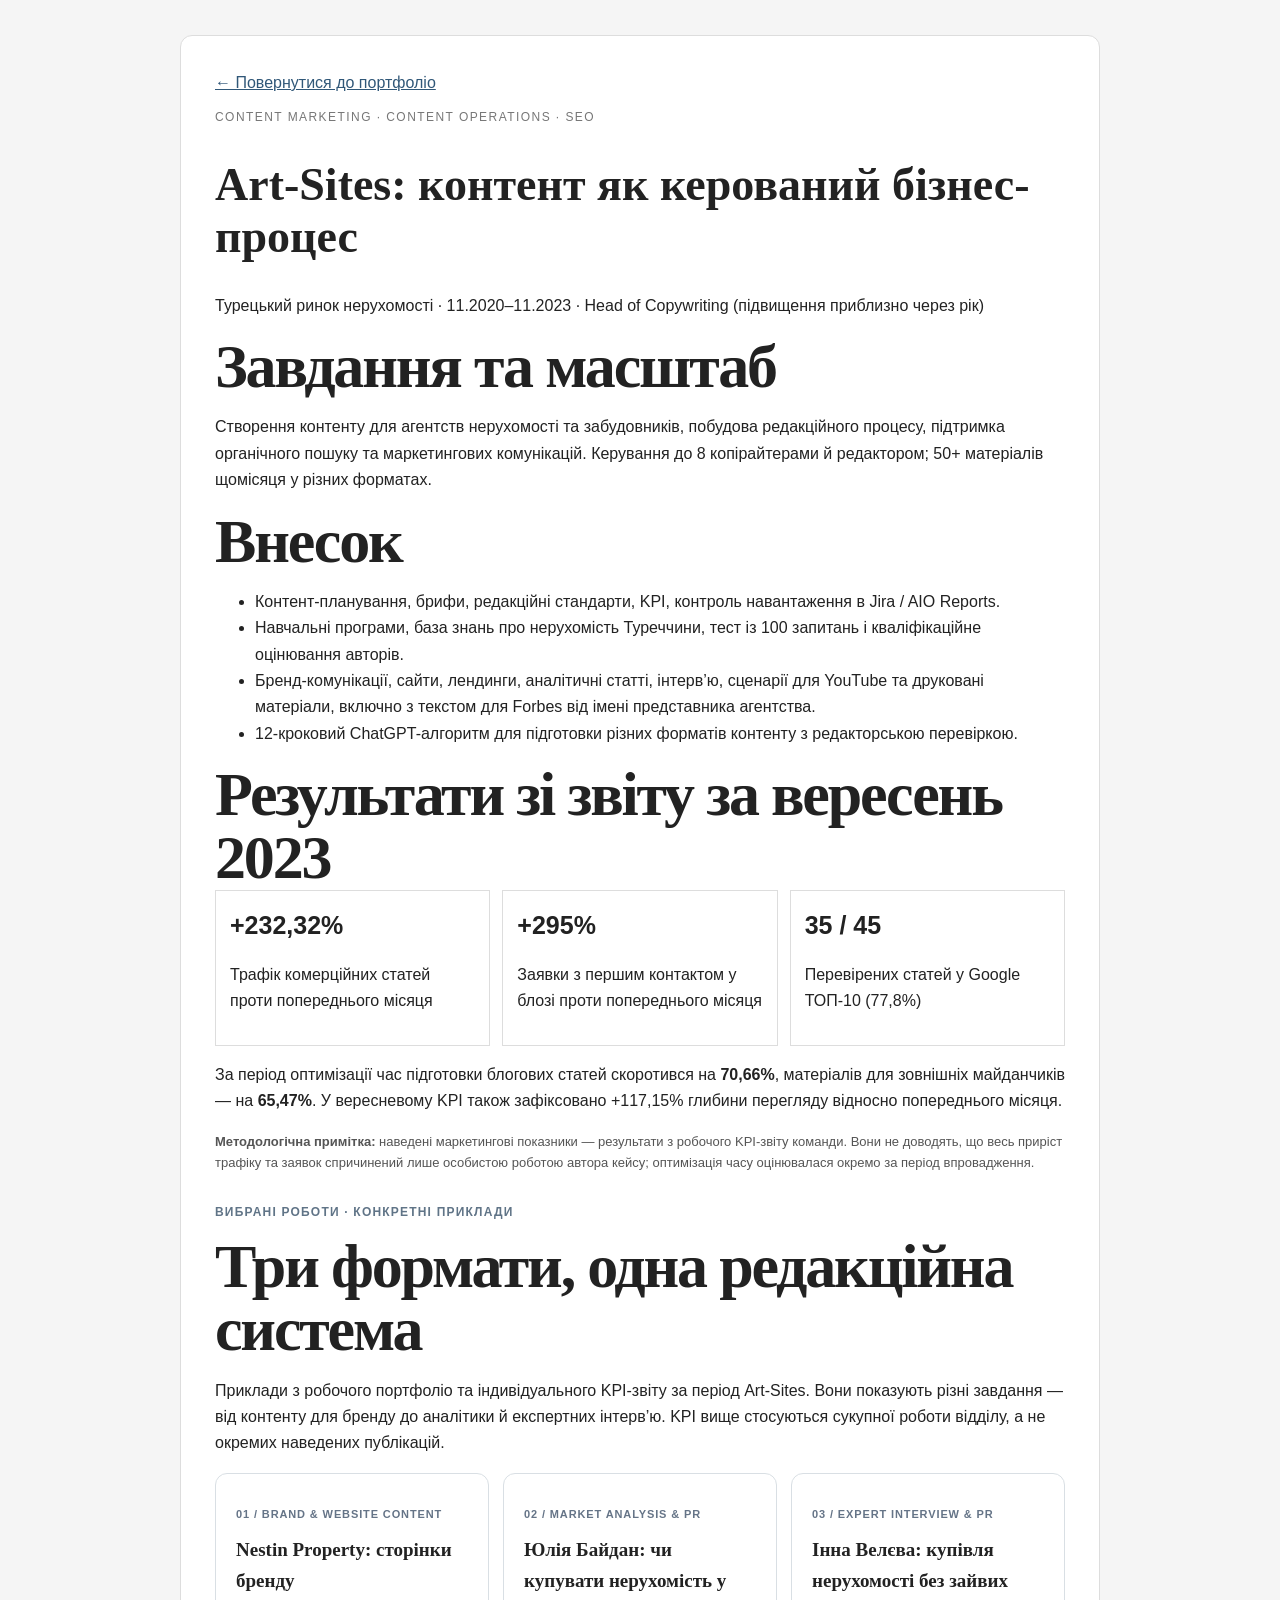
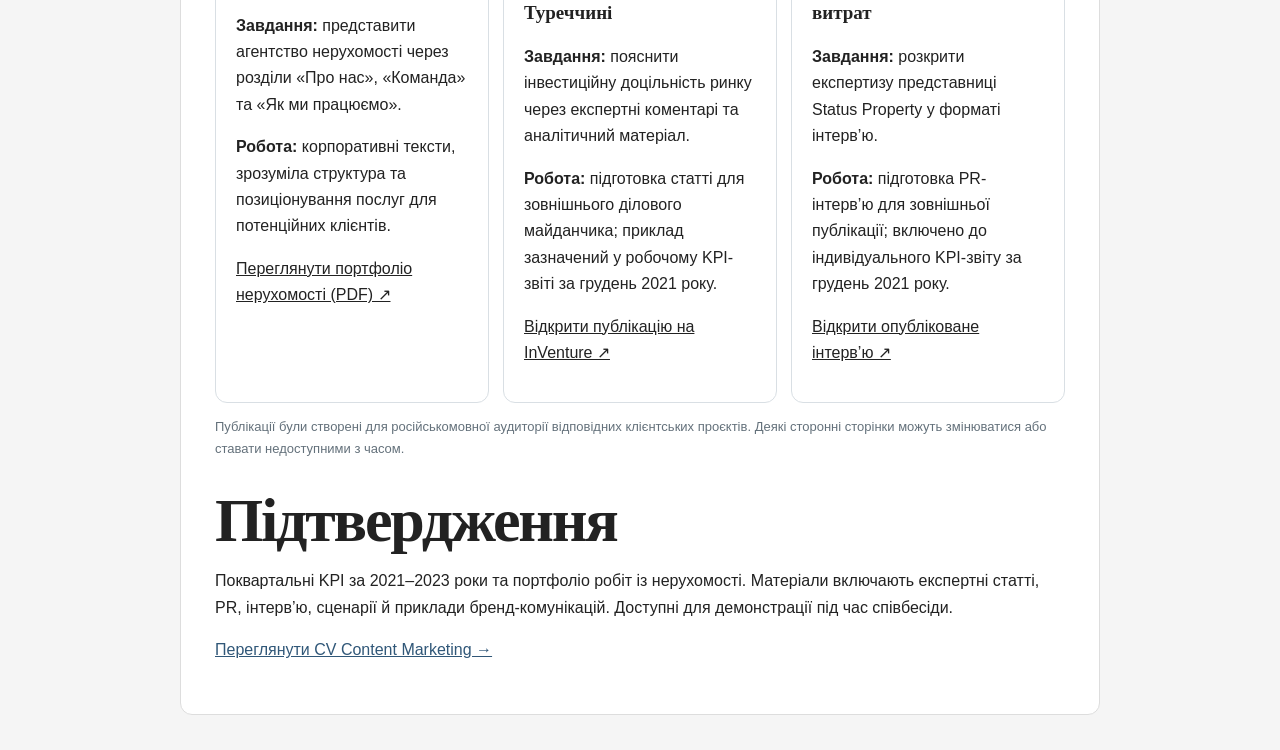
<file: cases/art-sites-content-marketing.html>
<!doctype html><html lang="uk"><head><meta charset="utf-8"><meta name="viewport" content="width=device-width,initial-scale=1"><title>Art-Sites — Content Marketing & Content Operations | Алла Літвіненко</title><meta name="description" content="Кейс Art-Sites: управління редакцією, SEO, квартальні KPI, заявкова ефективність і оптимізація підготовки контенту."><link rel="canonical" href="https://allalitvinenko-portfolio.github.io/portfolio/cases/art-sites-content-marketing.html"><meta property="og:type" content="article"><meta property="og:locale" content="uk_UA"><meta property="og:title" content="Art-Sites — Content Marketing & Content Operations"><meta property="og:description" content="35 із 45 статей у ТОП-10, квартальні KPI трафіку та заявок, керівництво редакцією й оптимізація виробництва."><meta property="og:image" content="https://allalitvinenko-portfolio.github.io/portfolio/assets/social-preview-facebook.jpg"><meta property="og:image:width" content="1200"><meta property="og:image:height" content="630"><link rel="stylesheet" href="../assets/style.css"><style>@media(max-width:680px){body main{margin:0!important;padding:22px 16px!important;border-radius:0!important;border-left:0!important;border-right:0!important}body main h1{overflow-wrap:anywhere}body main a{overflow-wrap:anywhere}body main div[style*="grid-template-columns"]{grid-template-columns:1fr!important}}@media(min-width:681px) and (max-width:1020px){body main{margin:18px!important;padding:26px!important}}</style></head><body style="margin:0;background:#f5f5f5;color:#222;font-family:Arial,sans-serif;"><main style="max-width:920px;margin:35px auto;padding:34px;background:white;border:1px solid #ddd;border-radius:12px;line-height:1.65"><a href="/portfolio/#career-marketing" style="color:#305778">← Повернутися до портфоліо</a><p style="font-size:12px;letter-spacing:.12em;color:#777">CONTENT MARKETING · CONTENT OPERATIONS · SEO</p><h1 style="font-size:clamp(28px,5vw,46px);line-height:1.12">Art-Sites: контент як керований бізнес-процес</h1><p>Турецький ринок нерухомості · 11.2020–11.2023 · Head of Copywriting (підвищення приблизно через рік)</p><h2>Завдання та масштаб</h2><p>Створення контенту для агентств нерухомості та забудовників, побудова редакційного процесу, підтримка органічного пошуку та маркетингових комунікацій. Керування до 8 копірайтерами й редактором; 50+ матеріалів щомісяця у різних форматах.</p><h2>Внесок</h2><ul><li>Контент-планування, брифи, редакційні стандарти, KPI, контроль навантаження в Jira / AIO Reports.</li><li>Навчальні програми, база знань про нерухомість Туреччини, тест із 100 запитань і кваліфікаційне оцінювання авторів.</li><li>Бренд-комунікації, сайти, лендинги, аналітичні статті, інтерв’ю, сценарії для YouTube та друковані матеріали, включно з текстом для Forbes від імені представника агентства.</li><li>12-кроковий ChatGPT-алгоритм для підготовки різних форматів контенту з редакторською перевіркою.</li></ul><h2>Результати зі звіту за вересень 2023</h2><div style="display:grid;grid-template-columns:repeat(auto-fit,minmax(180px,1fr));gap:12px"><div style="border:1px solid #ddd;padding:14px"><strong style="font-size:25px">+232,32%</strong><p>Трафік комерційних статей проти попереднього місяця</p></div><div style="border:1px solid #ddd;padding:14px"><strong style="font-size:25px">+295%</strong><p>Заявки з першим контактом у блозі проти попереднього місяця</p></div><div style="border:1px solid #ddd;padding:14px"><strong style="font-size:25px">35 / 45</strong><p>Перевірених статей у Google ТОП-10 (77,8%)</p></div></div><p>За період оптимізації час підготовки блогових статей скоротився на <b>70,66%</b>, матеріалів для зовнішніх майданчиків — на <b>65,47%</b>. У вересневому KPI також зафіксовано +117,15% глибини перегляду відносно попереднього місяця.</p><p style="font-size:13px;color:#555"><b>Методологічна примітка:</b> наведені маркетингові показники — результати з робочого KPI-звіту команди. Вони не доводять, що весь приріст трафіку та заявок спричинений лише особистою роботою автора кейсу; оптимізація часу оцінювалася окремо за період впровадження.</p><section aria-labelledby="samples-title" style="margin:30px 0"><p style="font-size:12px;color:#607487;font-weight:700;letter-spacing:.1em">ВИБРАНІ РОБОТИ · КОНКРЕТНІ ПРИКЛАДИ</p><h2 id="samples-title">Три формати, одна редакційна система</h2><p>Приклади з робочого портфоліо та індивідуального KPI-звіту за період Art-Sites. Вони показують різні завдання — від контенту для бренду до аналітики й експертних інтерв’ю. KPI вище стосуються сукупної роботи відділу, а не окремих наведених публікацій.</p><div style="display:grid;grid-template-columns:repeat(auto-fit,minmax(min(100%,245px),1fr));gap:14px;align-items:stretch"><article style="border:1px solid #d9dfe4;border-radius:12px;padding:20px"><p style="font-size:11px;color:#657487;font-weight:700;letter-spacing:.08em">01 / BRAND & WEBSITE CONTENT</p><h3 style="margin:6px 0 8px;font-size:19px">Nestin Property: сторінки бренду</h3><p><b>Завдання:</b> представити агентство нерухомості через розділи «Про нас», «Команда» та «Як ми працюємо».</p><p><b>Робота:</b> корпоративні тексти, зрозуміла структура та позиціонування послуг для потенційних клієнтів.</p><p><a href="https://drive.google.com/file/d/1nqS6LbRp1g8h3Qo3rFGEyJaGh8sJIvqc/view?usp=drivesdk" target="_blank" rel="noopener noreferrer">Переглянути портфоліо нерухомості (PDF) ↗</a></p></article><article style="border:1px solid #d9dfe4;border-radius:12px;padding:20px"><p style="font-size:11px;color:#657487;font-weight:700;letter-spacing:.08em">02 / MARKET ANALYSIS & PR</p><h3 style="margin:6px 0 8px;font-size:19px">Юлія Байдан: чи купувати нерухомість у Туреччині</h3><p><b>Завдання:</b> пояснити інвестиційну доцільність ринку через експертні коментарі та аналітичний матеріал.</p><p><b>Робота:</b> підготовка статті для зовнішнього ділового майданчика; приклад зазначений у робочому KPI-звіті за грудень 2021 року.</p><p><a href="https://inventure.com.ua/analytics/formula/stoit-li-sejchas-pokupat-nedvizhimost-v-turcii" target="_blank" rel="noopener noreferrer">Відкрити публікацію на InVenture ↗</a></p></article><article style="border:1px solid #d9dfe4;border-radius:12px;padding:20px"><p style="font-size:11px;color:#657487;font-weight:700;letter-spacing:.08em">03 / EXPERT INTERVIEW & PR</p><h3 style="margin:6px 0 8px;font-size:19px">Інна Велєва: купівля нерухомості без зайвих витрат</h3><p><b>Завдання:</b> розкрити експертизу представниці Status Property у форматі інтерв’ю.</p><p><b>Робота:</b> підготовка PR-інтерв’ю для зовнішньої публікації; включено до індивідуального KPI-звіту за грудень 2021 року.</p><p><a href="https://wsem.ru/publications/nedvigimost_turkey_651/" target="_blank" rel="noopener noreferrer">Відкрити опубліковане інтерв’ю ↗</a></p></article></div><p style="margin-top:13px;font-size:13px;color:#64717b">Публікації були створені для російськомовної аудиторії відповідних клієнтських проєктів. Деякі сторонні сторінки можуть змінюватися або ставати недоступними з часом.</p></section><h2>Підтвердження</h2><p>Поквартальні KPI за 2021–2023 роки та портфоліо робіт із нерухомості. Матеріали включають експертні статті, PR, інтерв’ю, сценарії й приклади бренд-комунікацій. Доступні для демонстрації під час співбесіди.</p><p><a href="../cv-content-marketing.html" style="color:#305778">Переглянути CV Content Marketing →</a></p></main></body></html>
</file>
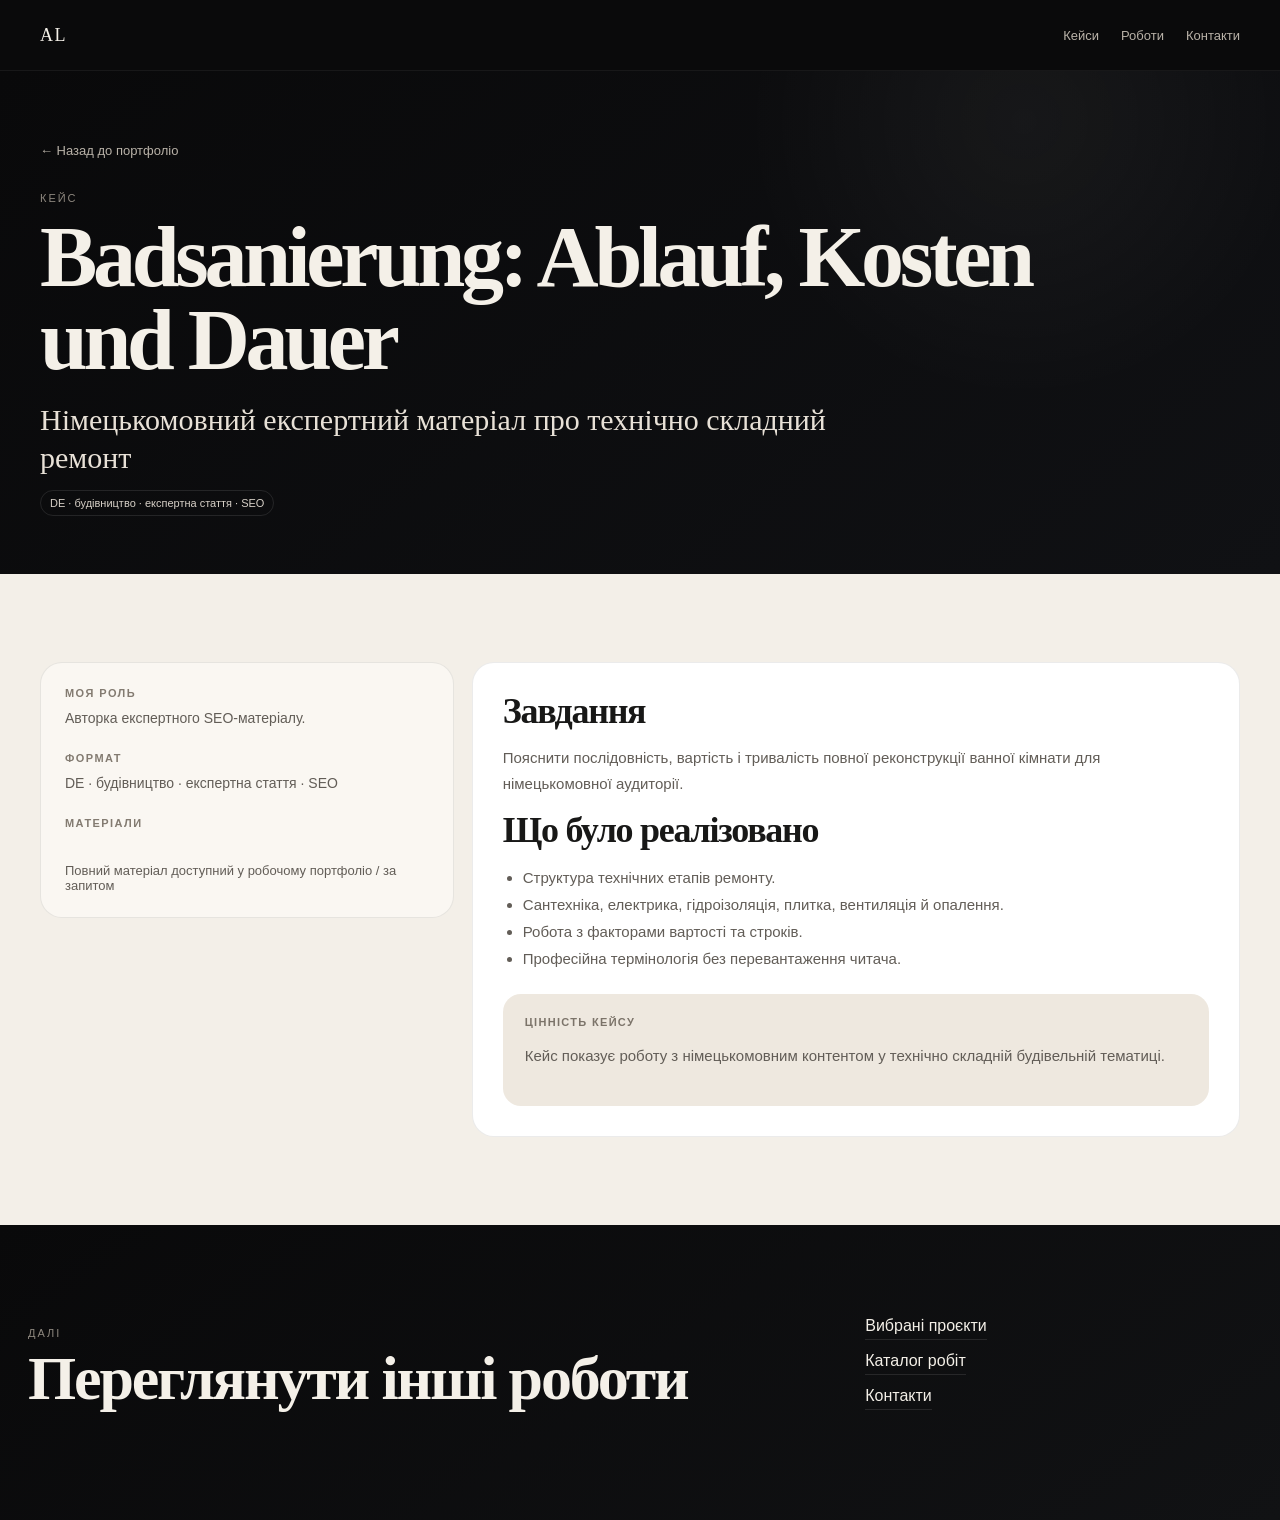
<file: cases/badsanierung.html>
<!doctype html><html lang="uk"><head><meta charset="utf-8"><meta name="viewport" content="width=device-width,initial-scale=1"><title>Badsanierung: Ablauf, Kosten und Dauer — кейс Алли Літвіненко</title><meta name="description" content="Німецькомовний експертний матеріал про технічно складний ремонт"><link rel="stylesheet" href="../assets/style.css">
<link rel="canonical" href="https://allalitvinenko-portfolio.github.io/portfolio/cases/badsanierung.html">
</head><body>
<header class="topbar"><div class="wrap nav"><a class="brand" href="/portfolio/">AL</a><nav class="menu"><a href="/portfolio/#selected">Кейси</a><a href="/portfolio/#catalog">Роботи</a><a href="/portfolio/#contacts">Контакти</a></nav></div></header>
<main><section class="case-hero"><div class="wrap"><a class="back" href="/portfolio/#selected">← Назад до портфоліо</a><div class="kicker">Кейс</div><h1>Badsanierung: Ablauf, Kosten und Dauer</h1><p class="case-sub">Німецькомовний експертний матеріал про технічно складний ремонт</p><div class="tags"><span class="tag">DE · будівництво · експертна стаття · SEO</span></div></div></section>
<section class="section light"><div class="wrap"><div class="case-layout"><aside class="side"><b>Моя роль</b><p>Авторка експертного SEO-матеріалу.</p><b>Формат</b><p>DE · будівництво · експертна стаття · SEO</p><b>Матеріали</b><div class="actions"><span class="availability">Повний матеріал доступний у робочому портфоліо / за запитом</span></div></aside>
<article class="main-card"><h2>Завдання</h2><p>Пояснити послідовність, вартість і тривалість повної реконструкції ванної кімнати для німецькомовної аудиторії.</p><h2>Що було реалізовано</h2><ul><li>Структура технічних етапів ремонту.</li><li>Сантехніка, електрика, гідроізоляція, плитка, вентиляція й опалення.</li><li>Робота з факторами вартості та строків.</li><li>Професійна термінологія без перевантаження читача.</li></ul><div class="result"><b>Цінність кейсу</b><p>Кейс показує роботу з німецькомовним контентом у технічно складній будівельній тематиці.</p></div></article></div></div></section>
<section class="footer"><div class="wrap footer-grid"><div><div class="kicker">Далі</div><h2>Переглянути інші роботи</h2></div><div class="footer-links"><a href="/portfolio/#selected">Вибрані проєкти</a><a href="/portfolio/#catalog">Каталог робіт</a><a href="/portfolio/#contacts">Контакти</a></div></div></section></main></body></html>
</file>
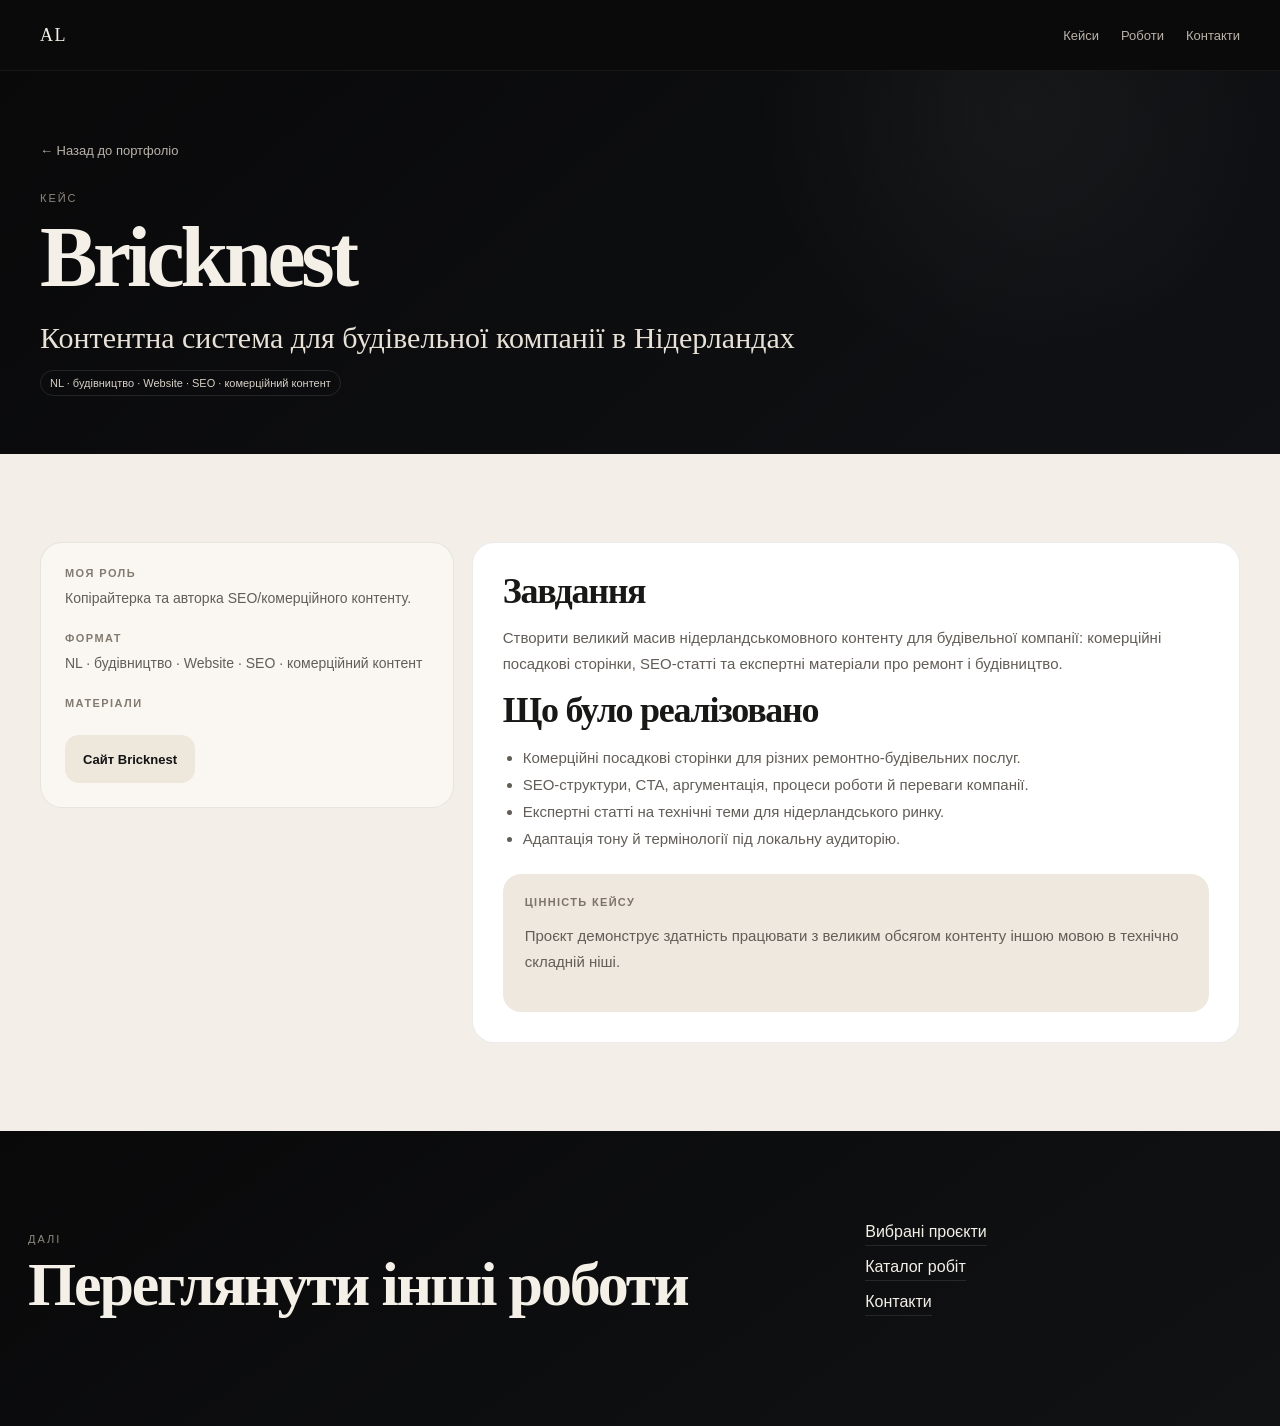
<file: cases/bricknest.html>
<!doctype html><html lang="uk"><head><meta charset="utf-8"><meta name="viewport" content="width=device-width,initial-scale=1"><title>Bricknest — кейс Алли Літвіненко</title><meta name="description" content="Контентна система для будівельної компанії в Нідерландах"><link rel="stylesheet" href="../assets/style.css">
<link rel="canonical" href="https://allalitvinenko-portfolio.github.io/portfolio/cases/bricknest.html">
</head><body>
<header class="topbar"><div class="wrap nav"><a class="brand" href="/portfolio/">AL</a><nav class="menu"><a href="/portfolio/#selected">Кейси</a><a href="/portfolio/#catalog">Роботи</a><a href="/portfolio/#contacts">Контакти</a></nav></div></header>
<main><section class="case-hero"><div class="wrap"><a class="back" href="/portfolio/#selected">← Назад до портфоліо</a><div class="kicker">Кейс</div><h1>Bricknest</h1><p class="case-sub">Контентна система для будівельної компанії в Нідерландах</p><div class="tags"><span class="tag">NL · будівництво · Website · SEO · комерційний контент</span></div></div></section>
<section class="section light"><div class="wrap"><div class="case-layout"><aside class="side"><b>Моя роль</b><p>Копірайтерка та авторка SEO/комерційного контенту.</p><b>Формат</b><p>NL · будівництво · Website · SEO · комерційний контент</p><b>Матеріали</b><div class="actions"><a class="btn primary" href="https://www.bricknest.nl/" target="_blank" rel="noopener">Сайт Bricknest</a></div></aside>
<article class="main-card"><h2>Завдання</h2><p>Створити великий масив нідерландськомовного контенту для будівельної компанії: комерційні посадкові сторінки, SEO-статті та експертні матеріали про ремонт і будівництво.</p><h2>Що було реалізовано</h2><ul><li>Комерційні посадкові сторінки для різних ремонтно-будівельних послуг.</li><li>SEO-структури, CTA, аргументація, процеси роботи й переваги компанії.</li><li>Експертні статті на технічні теми для нідерландського ринку.</li><li>Адаптація тону й термінології під локальну аудиторію.</li></ul><div class="result"><b>Цінність кейсу</b><p>Проєкт демонструє здатність працювати з великим обсягом контенту іншою мовою в технічно складній ніші.</p></div></article></div></div></section>
<section class="footer"><div class="wrap footer-grid"><div><div class="kicker">Далі</div><h2>Переглянути інші роботи</h2></div><div class="footer-links"><a href="/portfolio/#selected">Вибрані проєкти</a><a href="/portfolio/#catalog">Каталог робіт</a><a href="/portfolio/#contacts">Контакти</a></div></div></section></main></body></html>
</file>
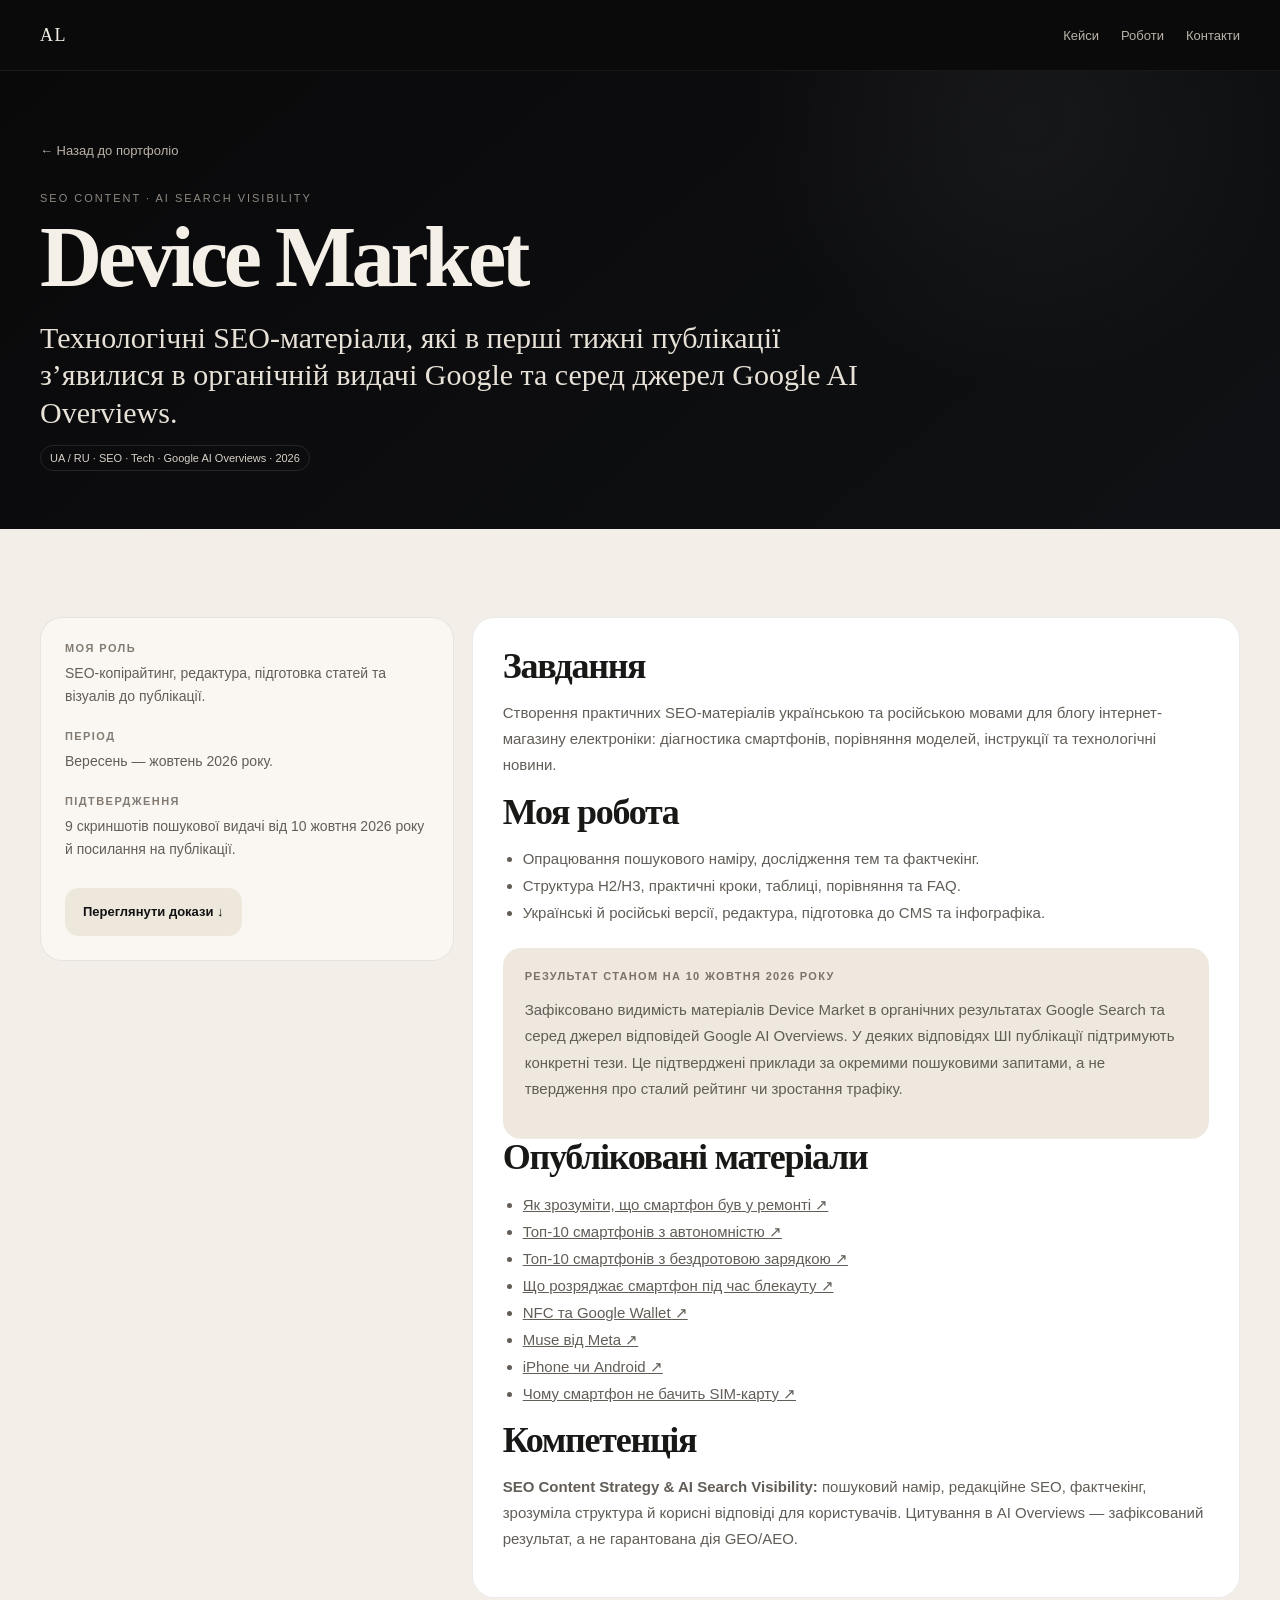
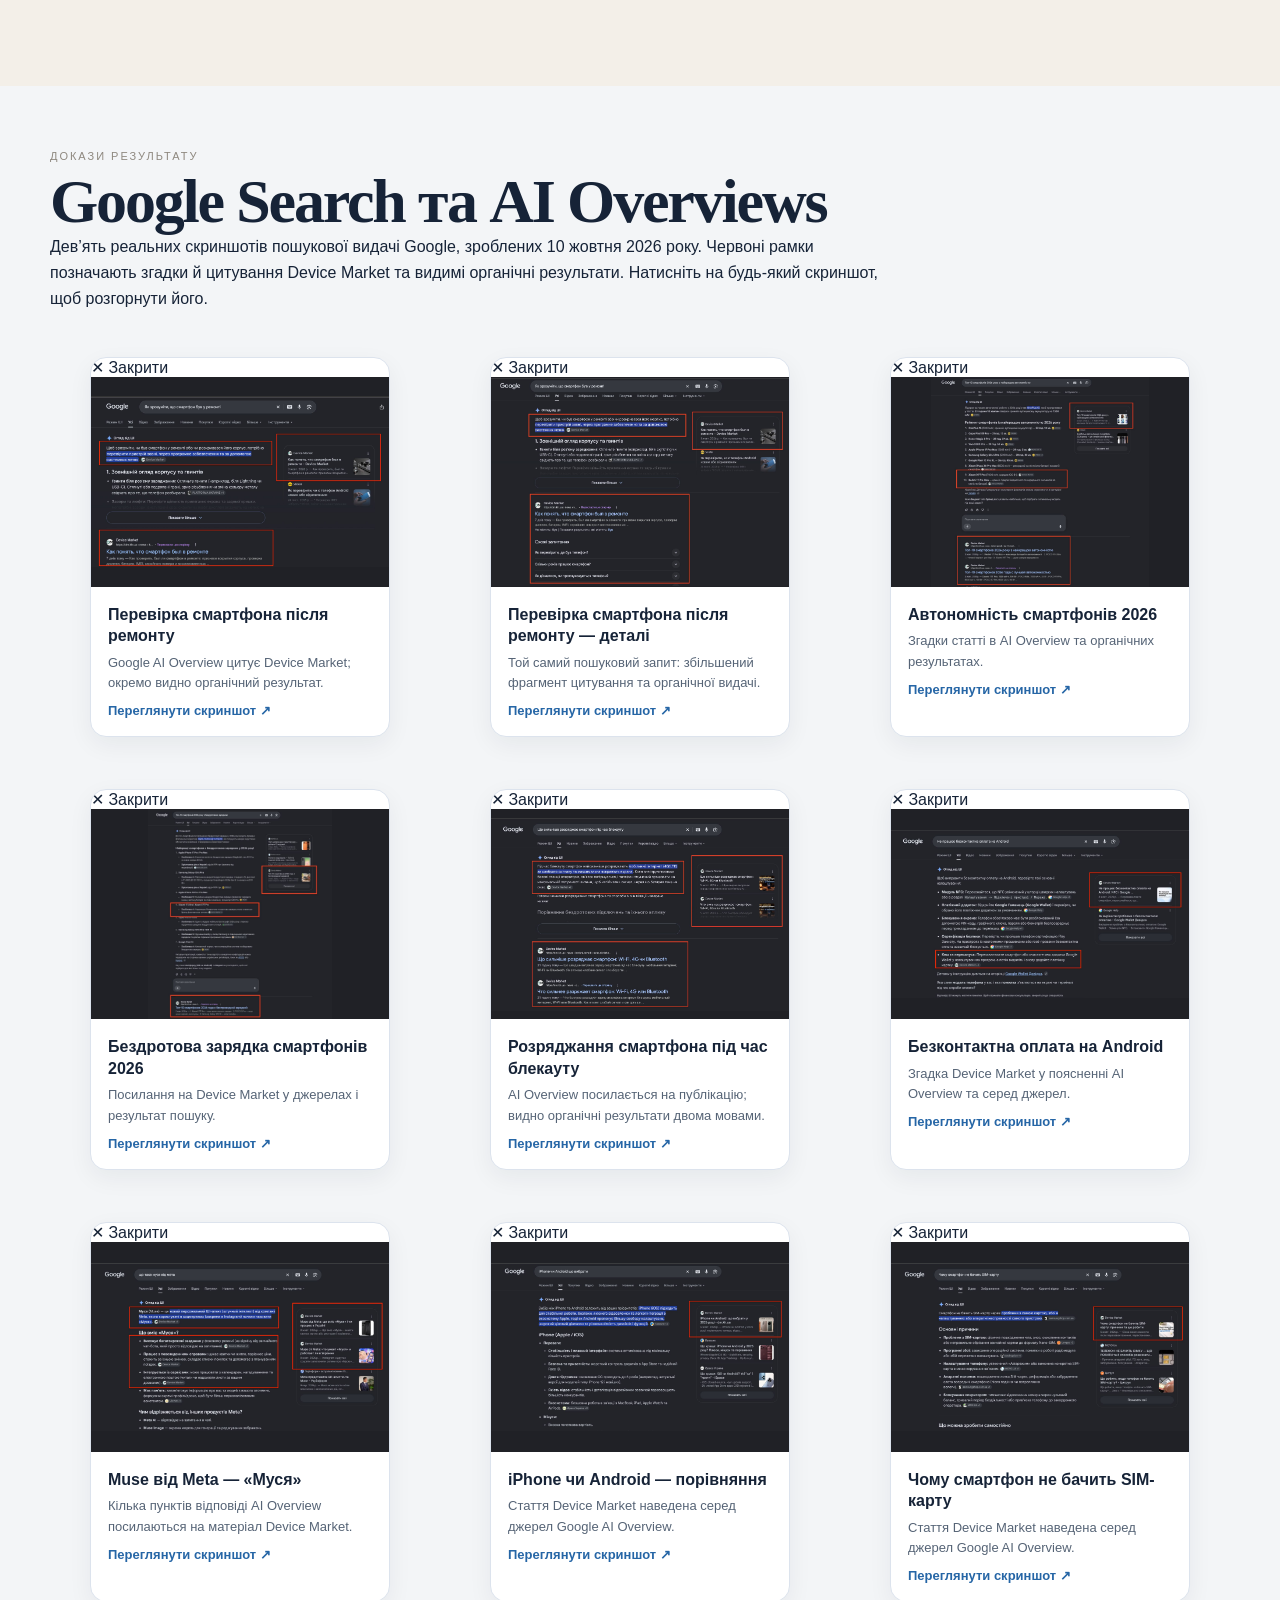
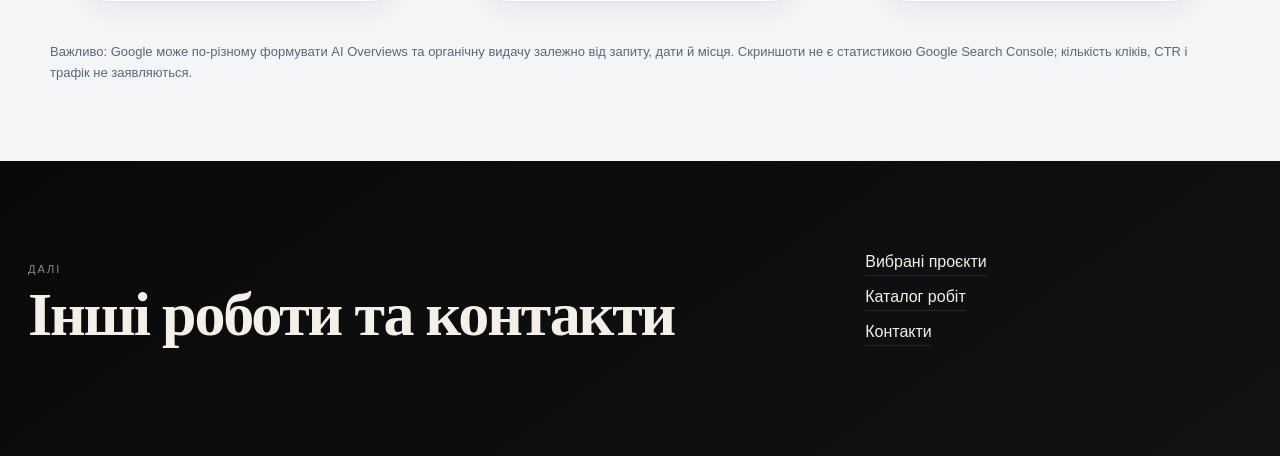
<file: cases/device-market-seo.html>
<!doctype html><html lang="uk"><head><meta charset="utf-8"><meta name="viewport" content="width=device-width,initial-scale=1"><title>Device Market — SEO та AI Overviews | Кейс Алли Літвіненко</title><meta name="description" content="Кейс SEO-копірайтингу Device Market: публікації й 9 скриншотів Google AI Overviews та органічної видачі, жовтень 2026."><link rel="canonical" href="https://allalitvinenko-portfolio.github.io/portfolio/cases/device-market-seo.html"><link rel="stylesheet" href="../assets/style.css"><style>
.evidence-section{padding:64px 0;background:#f3f5f7;color:#162337}.evidence-section .wrap{max-width:1180px}.evidence-intro{max-width:850px;margin:0 0 28px;line-height:1.65}.evidence-grid{display:grid;grid-template-columns:repeat(3,minmax(0,1fr));gap:20px}.proof-card{min-width:0;background:white;border:1px solid #dce3ed;border-radius:16px;overflow:hidden;box-shadow:0 8px 24px rgba(19,33,56,.06)}.proof-card>a{display:block;text-decoration:none;color:inherit}.proof-card img{width:100%;height:210px;object-fit:contain;display:block;background:#202126}.proof-copy{padding:17px}.proof-copy b{display:block;line-height:1.35;margin-bottom:6px;font-size:16px}.proof-copy p{font-size:13px;line-height:1.55;margin:0;color:#566476}.proof-open{display:inline-block;margin-top:10px;color:#2666a6;font-weight:700;font-size:13px}.proof-card:target{position:fixed;inset:0;z-index:9999;overflow:auto;background:rgba(8,14,24,.97);border:0;border-radius:0;display:flex;flex-direction:column;align-items:center;justify-content:center;padding:56px 20px 32px}.proof-card:target>a{width:min(96vw,1700px);color:white}.proof-card:target img{width:100%;height:auto;max-height:78vh;object-fit:contain;background:transparent}.proof-card:target .proof-copy{color:white;text-align:center}.proof-card:target .proof-copy p{color:#cbd6e6}.proof-card:target .proof-open{display:none}.proof-close{display:none}.proof-card:target .proof-close{display:block;position:fixed;right:20px;top:16px;color:white;background:#34445b;border-radius:24px;padding:10px 18px;text-decoration:none;font-weight:bold}.proof-card:target .proof-copy{max-width:900px}.evidence-note{font-size:13px;color:#59687b;margin-top:24px;line-height:1.6}@media(max-width:950px){.evidence-grid{grid-template-columns:repeat(2,minmax(0,1fr))}}@media(max-width:630px){.evidence-grid{grid-template-columns:1fr}.proof-card img{height:205px}.evidence-section{padding:40px 0}.proof-card:target{padding:70px 12px 20px}}@media(prefers-reduced-motion:no-preference){.proof-card{transition:box-shadow .2s ease}.proof-card:hover{box-shadow:0 12px 28px rgba(19,33,56,.14)}}
</style></head><body><header class="topbar"><div class="wrap nav"><a class="brand" href="/portfolio/">AL</a><nav class="menu"><a href="/portfolio/#selected">Кейси</a><a href="/portfolio/#catalog">Роботи</a><a href="/portfolio/#contacts">Контакти</a></nav></div></header><main><section class="case-hero"><div class="wrap"><a class="back" href="/portfolio/#selected">← Назад до портфоліо</a><div class="kicker">SEO Content · AI Search Visibility</div><h1>Device Market</h1><p class="case-sub">Технологічні SEO-матеріали, які в перші тижні публікації з’явилися в органічній видачі Google та серед джерел Google AI Overviews.</p><div class="tags"><span class="tag">UA / RU · SEO · Tech · Google AI Overviews · 2026</span></div></div></section><section class="section light"><div class="wrap"><div class="case-layout"><aside class="side"><b>Моя роль</b><p>SEO-копірайтинг, редактура, підготовка статей та візуалів до публікації.</p><b>Період</b><p>Вересень — жовтень 2026 року.</p><b>Підтвердження</b><p>9 скриншотів пошукової видачі від 10 жовтня 2026 року й посилання на публікації.</p><div class="actions"><a class="btn primary" href="#evidence">Переглянути докази ↓</a></div></aside><article class="main-card"><h2>Завдання</h2><p>Створення практичних SEO-матеріалів українською та російською мовами для блогу інтернет-магазину електроніки: діагностика смартфонів, порівняння моделей, інструкції та технологічні новини.</p><h2>Моя робота</h2><ul><li>Опрацювання пошукового наміру, дослідження тем та фактчекінг.</li><li>Структура H2/H3, практичні кроки, таблиці, порівняння та FAQ.</li><li>Українські й російські версії, редактура, підготовка до CMS та інфографіка.</li></ul><div class="result"><b>Результат станом на 10 жовтня 2026 року</b><p>Зафіксовано видимість матеріалів Device Market в органічних результатах Google Search та серед джерел відповідей Google AI Overviews. У деяких відповідях ШІ публікації підтримують конкретні тези. Це підтверджені приклади за окремими пошуковими запитами, а не твердження про сталий рейтинг чи зростання трафіку.</p></div><h2>Опубліковані матеріали</h2><ul><li><a href="https://dm.kh.ua/uk/news/korisni-poradi/yak-zrozumiti-ssho-smartfon-buv-u-remonti" target="_blank" rel="noopener noreferrer">Як зрозуміти, що смартфон був у ремонті ↗</a></li><li><a href="https://dm.kh.ua/uk/news/korisni-poradi/top-10-smartfoniv-2026-roku-z-najkrasshoyu-avtonomnistyu" target="_blank" rel="noopener noreferrer">Топ-10 смартфонів з автономністю ↗</a></li><li><a href="https://dm.kh.ua/uk/news/korisni-poradi/top-10-smartfoniv-2026-roku-z-bezdrotovoyu-zaryadkoyu" target="_blank" rel="noopener noreferrer">Топ-10 смартфонів з бездротовою зарядкою ↗</a></li><li><a href="https://dm.kh.ua/uk/news/korisni-poradi/ssho-silnishe-rozryadzhaye-smartfon-pid-chas-blekautu-mobilnij-internet-wi-fi-chi-bluetooth" target="_blank" rel="noopener noreferrer">Що розряджає смартфон під час блекауту ↗</a></li><li><a href="https://dm.kh.ua/uk/news/korisni-poradi/ne-pracyuye-bezkontaktna-oplata-na-android-pereviryayemo-nfc-ta-google-wallet" target="_blank" rel="noopener noreferrer">NFC та Google Wallet ↗</a></li><li><a href="https://dm.kh.ua/uk/news/novini-tekhnologij/muse-vid-meta-ssho-ce-za-musya-ssho-vona-vmiye-i-koli-z-yavitsya-v-ukrayini" target="_blank" rel="noopener noreferrer">Muse від Meta ↗</a></li><li><a href="https://dm.kh.ua/uk/news/korisni-poradi/iphone-chi-android-ssho-vibrati-u-2026-roci" target="_blank" rel="noopener noreferrer">iPhone чи Android ↗</a></li><li><a href="https://dm.kh.ua/uk/news/korisni-poradi/chomu-smartfon-ne-bachit-sim-kartu-prichini-ta-ssho-robiti" target="_blank" rel="noopener noreferrer">Чому смартфон не бачить SIM-карту ↗</a></li></ul><h2>Компетенція</h2><p><strong>SEO Content Strategy &amp; AI Search Visibility:</strong> пошуковий намір, редакційне SEO, фактчекінг, зрозуміла структура й корисні відповіді для користувачів. Цитування в AI Overviews — зафіксований результат, а не гарантована дія GEO/AEO.</p></article></div></div></section><section id="evidence" class="evidence-section"><div class="wrap"><div class="kicker">Докази результату</div><h2>Google Search та AI Overviews</h2><p class="evidence-intro">Дев’ять реальних скриншотів пошукової видачі Google, зроблених 10 жовтня 2026 року. Червоні рамки позначають згадки й цитування Device Market та видимі органічні результати. Натисніть на будь-який скриншот, щоб розгорнути його.</p><div class="evidence-grid"><figure class="proof-card" id="proof-1"><a class="proof-close" href="#evidence" aria-label="Закрити повнорозмірне зображення">✕ Закрити</a><a href="#proof-1" aria-label="Збільшити скриншот: Перевірка смартфона після ремонту"><img loading="lazy" decoding="async" src="../assets/device-market-seo/01-smartphone-after-repair.jpg" alt="Google Search, 10 жовтня 2026: Перевірка смартфона після ремонту. Виділені посилання на Device Market"><div class="proof-copy"><b>Перевірка смартфона після ремонту</b><p>Google AI Overview цитує Device Market; окремо видно органічний результат.</p><span class="proof-open">Переглянути скриншот ↗</span></div></a></figure><figure class="proof-card" id="proof-2"><a class="proof-close" href="#evidence" aria-label="Закрити повнорозмірне зображення">✕ Закрити</a><a href="#proof-2" aria-label="Збільшити скриншот: Перевірка смартфона після ремонту — деталі"><img loading="lazy" decoding="async" src="../assets/device-market-seo/02-smartphone-after-repair-details.jpg" alt="Google Search, 10 жовтня 2026: Перевірка смартфона після ремонту — деталі. Виділені посилання на Device Market"><div class="proof-copy"><b>Перевірка смартфона після ремонту — деталі</b><p>Той самий пошуковий запит: збільшений фрагмент цитування та органічної видачі.</p><span class="proof-open">Переглянути скриншот ↗</span></div></a></figure><figure class="proof-card" id="proof-3"><a class="proof-close" href="#evidence" aria-label="Закрити повнорозмірне зображення">✕ Закрити</a><a href="#proof-3" aria-label="Збільшити скриншот: Автономність смартфонів 2026"><img loading="lazy" decoding="async" src="../assets/device-market-seo/03-smartphone-battery-life.jpg" alt="Google Search, 10 жовтня 2026: Автономність смартфонів 2026. Виділені посилання на Device Market"><div class="proof-copy"><b>Автономність смартфонів 2026</b><p>Згадки статті в AI Overview та органічних результатах.</p><span class="proof-open">Переглянути скриншот ↗</span></div></a></figure><figure class="proof-card" id="proof-4"><a class="proof-close" href="#evidence" aria-label="Закрити повнорозмірне зображення">✕ Закрити</a><a href="#proof-4" aria-label="Збільшити скриншот: Бездротова зарядка смартфонів 2026"><img loading="lazy" decoding="async" src="../assets/device-market-seo/04-wireless-charging.jpg" alt="Google Search, 10 жовтня 2026: Бездротова зарядка смартфонів 2026. Виділені посилання на Device Market"><div class="proof-copy"><b>Бездротова зарядка смартфонів 2026</b><p>Посилання на Device Market у джерелах і результат пошуку.</p><span class="proof-open">Переглянути скриншот ↗</span></div></a></figure><figure class="proof-card" id="proof-5"><a class="proof-close" href="#evidence" aria-label="Закрити повнорозмірне зображення">✕ Закрити</a><a href="#proof-5" aria-label="Збільшити скриншот: Розряджання смартфона під час блекауту"><img loading="lazy" decoding="async" src="../assets/device-market-seo/05-battery-during-blackout.jpg" alt="Google Search, 10 жовтня 2026: Розряджання смартфона під час блекауту. Виділені посилання на Device Market"><div class="proof-copy"><b>Розряджання смартфона під час блекауту</b><p>AI Overview посилається на публікацію; видно органічні результати двома мовами.</p><span class="proof-open">Переглянути скриншот ↗</span></div></a></figure><figure class="proof-card" id="proof-6"><a class="proof-close" href="#evidence" aria-label="Закрити повнорозмірне зображення">✕ Закрити</a><a href="#proof-6" aria-label="Збільшити скриншот: Безконтактна оплата на Android"><img loading="lazy" decoding="async" src="../assets/device-market-seo/06-android-contactless-payment.jpg" alt="Google Search, 10 жовтня 2026: Безконтактна оплата на Android. Виділені посилання на Device Market"><div class="proof-copy"><b>Безконтактна оплата на Android</b><p>Згадка Device Market у поясненні AI Overview та серед джерел.</p><span class="proof-open">Переглянути скриншот ↗</span></div></a></figure><figure class="proof-card" id="proof-7"><a class="proof-close" href="#evidence" aria-label="Закрити повнорозмірне зображення">✕ Закрити</a><a href="#proof-7" aria-label="Збільшити скриншот: Muse від Meta — «Муся»"><img loading="lazy" decoding="async" src="../assets/device-market-seo/07-meta-muse.jpg" alt="Google Search, 10 жовтня 2026: Muse від Meta — «Муся». Виділені посилання на Device Market"><div class="proof-copy"><b>Muse від Meta — «Муся»</b><p>Кілька пунктів відповіді AI Overview посилаються на матеріал Device Market.</p><span class="proof-open">Переглянути скриншот ↗</span></div></a></figure><figure class="proof-card" id="proof-8"><a class="proof-close" href="#evidence" aria-label="Закрити повнорозмірне зображення">✕ Закрити</a><a href="#proof-8" aria-label="Збільшити скриншот: iPhone чи Android — порівняння"><img loading="lazy" decoding="async" src="../assets/device-market-seo/08-iphone-vs-android.jpg" alt="Google Search, 10 жовтня 2026: iPhone чи Android — порівняння. Виділені посилання на Device Market"><div class="proof-copy"><b>iPhone чи Android — порівняння</b><p>Стаття Device Market наведена серед джерел Google AI Overview.</p><span class="proof-open">Переглянути скриншот ↗</span></div></a></figure><figure class="proof-card" id="proof-9"><a class="proof-close" href="#evidence" aria-label="Закрити повнорозмірне зображення">✕ Закрити</a><a href="#proof-9" aria-label="Збільшити скриншот: Чому смартфон не бачить SIM-карту"><img loading="lazy" decoding="async" src="../assets/device-market-seo/09-sim-card-not-detected.jpg" alt="Google Search, 10 жовтня 2026: Чому смартфон не бачить SIM-карту. Виділені посилання на Device Market"><div class="proof-copy"><b>Чому смартфон не бачить SIM-карту</b><p>Стаття Device Market наведена серед джерел Google AI Overview.</p><span class="proof-open">Переглянути скриншот ↗</span></div></a></figure></div><p class="evidence-note">Важливо: Google може по-різному формувати AI Overviews та органічну видачу залежно від запиту, дати й місця. Скриншоти не є статистикою Google Search Console; кількість кліків, CTR і трафік не заявляються.</p></div></section><section class="footer"><div class="wrap footer-grid"><div><div class="kicker">Далі</div><h2>Інші роботи та контакти</h2></div><div class="footer-links"><a href="/portfolio/#selected">Вибрані проєкти</a><a href="/portfolio/#catalog">Каталог робіт</a><a href="/portfolio/#contacts">Контакти</a></div></div></section></main></body></html>
</file>
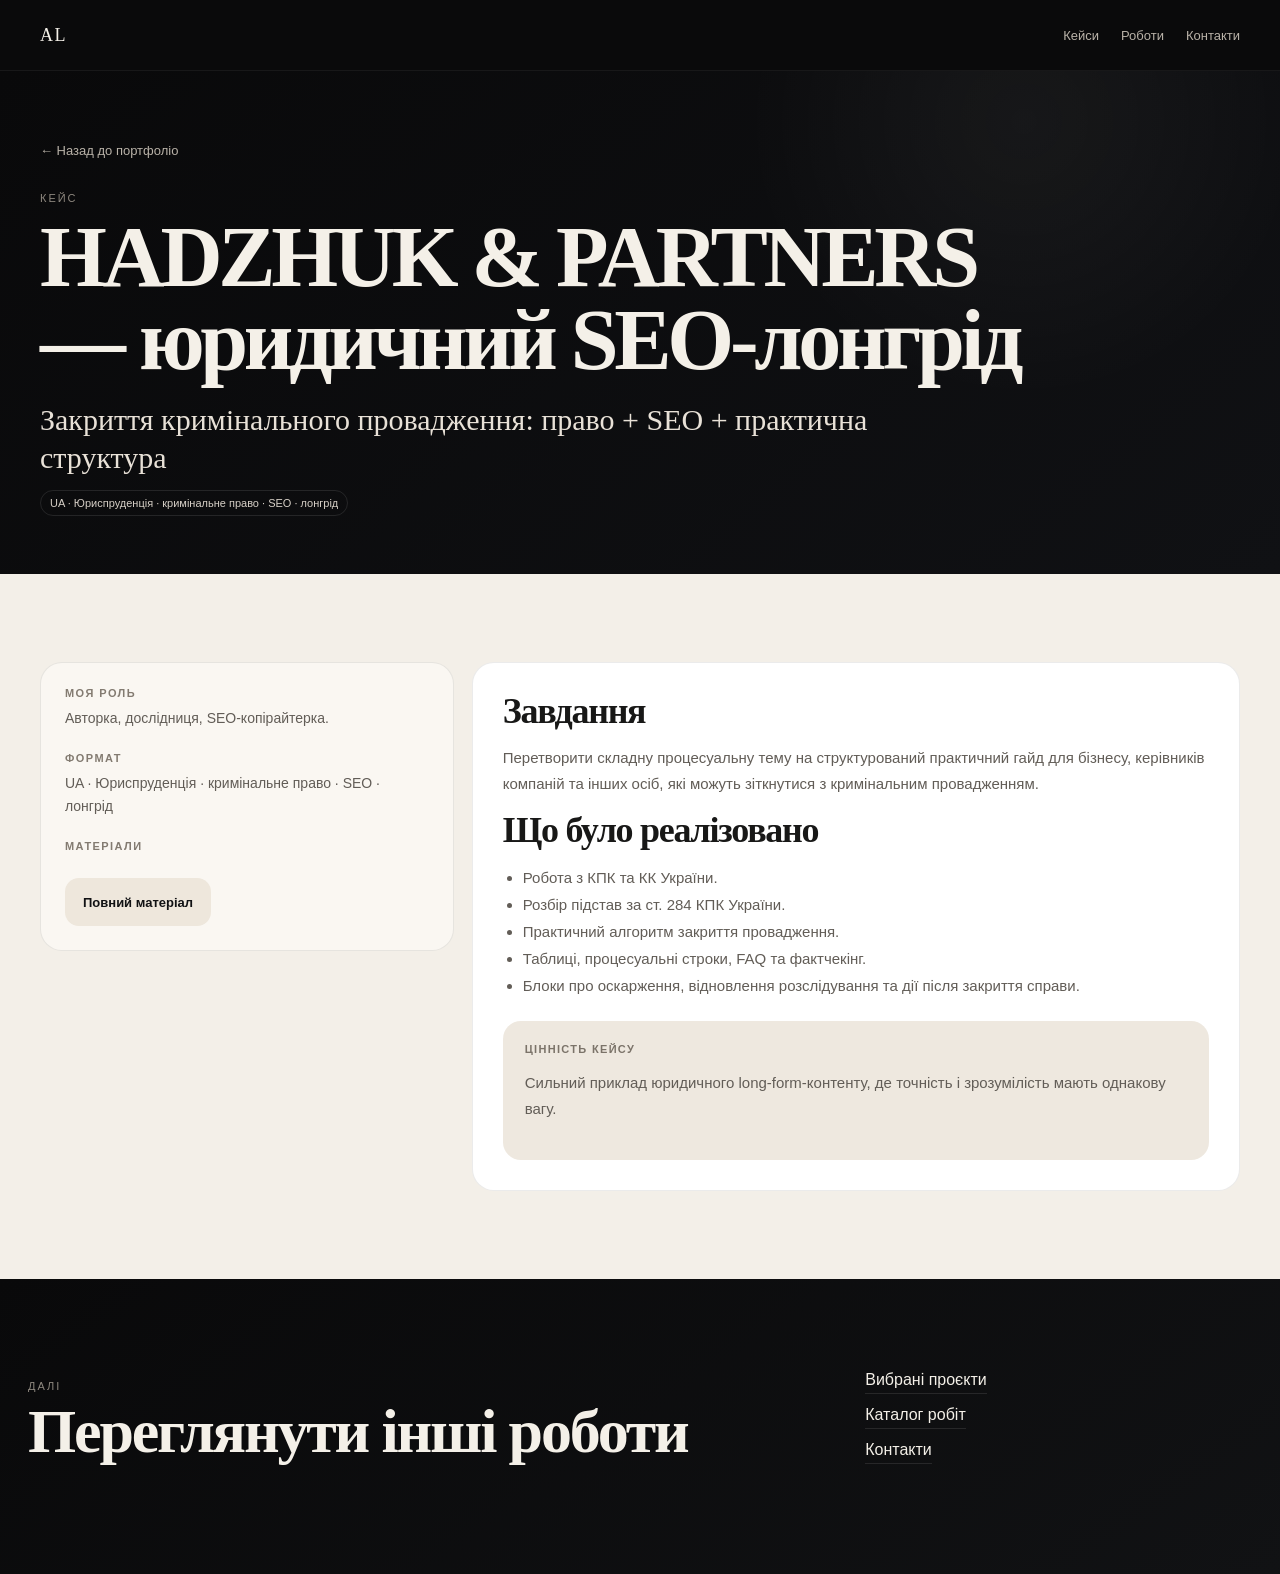
<file: cases/hadzhuk-partners.html>
<!doctype html><html lang="uk"><head><meta charset="utf-8"><meta name="viewport" content="width=device-width,initial-scale=1"><title>HADZHUK & PARTNERS — юридичний SEO-лонгрід — кейс Алли Літвіненко</title><meta name="description" content="Закриття кримінального провадження: право + SEO + практична структура"><link rel="stylesheet" href="../assets/style.css">
<link rel="canonical" href="https://allalitvinenko-portfolio.github.io/portfolio/cases/hadzhuk-partners.html">
</head><body>
<header class="topbar"><div class="wrap nav"><a class="brand" href="/portfolio/">AL</a><nav class="menu"><a href="/portfolio/#selected">Кейси</a><a href="/portfolio/#catalog">Роботи</a><a href="/portfolio/#contacts">Контакти</a></nav></div></header>
<main><section class="case-hero"><div class="wrap"><a class="back" href="/portfolio/#selected">← Назад до портфоліо</a><div class="kicker">Кейс</div><h1>HADZHUK & PARTNERS — юридичний SEO-лонгрід</h1><p class="case-sub">Закриття кримінального провадження: право + SEO + практична структура</p><div class="tags"><span class="tag">UA · Юриспруденція · кримінальне право · SEO · лонгрід</span></div></div></section>
<section class="section light"><div class="wrap"><div class="case-layout"><aside class="side"><b>Моя роль</b><p>Авторка, дослідниця, SEO-копірайтерка.</p><b>Формат</b><p>UA · Юриспруденція · кримінальне право · SEO · лонгрід</p><b>Матеріали</b><div class="actions"><a class="btn primary" href="https://docs.google.com/document/d/1xlqOo4zzH4mSYjsNjhEBwPKOBXdh70EYBSsESAWpbxg/edit?tab=t.0" target="_blank" rel="noopener">Повний матеріал</a></div></aside>
<article class="main-card"><h2>Завдання</h2><p>Перетворити складну процесуальну тему на структурований практичний гайд для бізнесу, керівників компаній та інших осіб, які можуть зіткнутися з кримінальним провадженням.</p><h2>Що було реалізовано</h2><ul><li>Робота з КПК та КК України.</li><li>Розбір підстав за ст. 284 КПК України.</li><li>Практичний алгоритм закриття провадження.</li><li>Таблиці, процесуальні строки, FAQ та фактчекінг.</li><li>Блоки про оскарження, відновлення розслідування та дії після закриття справи.</li></ul><div class="result"><b>Цінність кейсу</b><p>Сильний приклад юридичного long-form-контенту, де точність і зрозумілість мають однакову вагу.</p></div></article></div></div></section>
<section class="footer"><div class="wrap footer-grid"><div><div class="kicker">Далі</div><h2>Переглянути інші роботи</h2></div><div class="footer-links"><a href="/portfolio/#selected">Вибрані проєкти</a><a href="/portfolio/#catalog">Каталог робіт</a><a href="/portfolio/#contacts">Контакти</a></div></div></section></main></body></html>
</file>
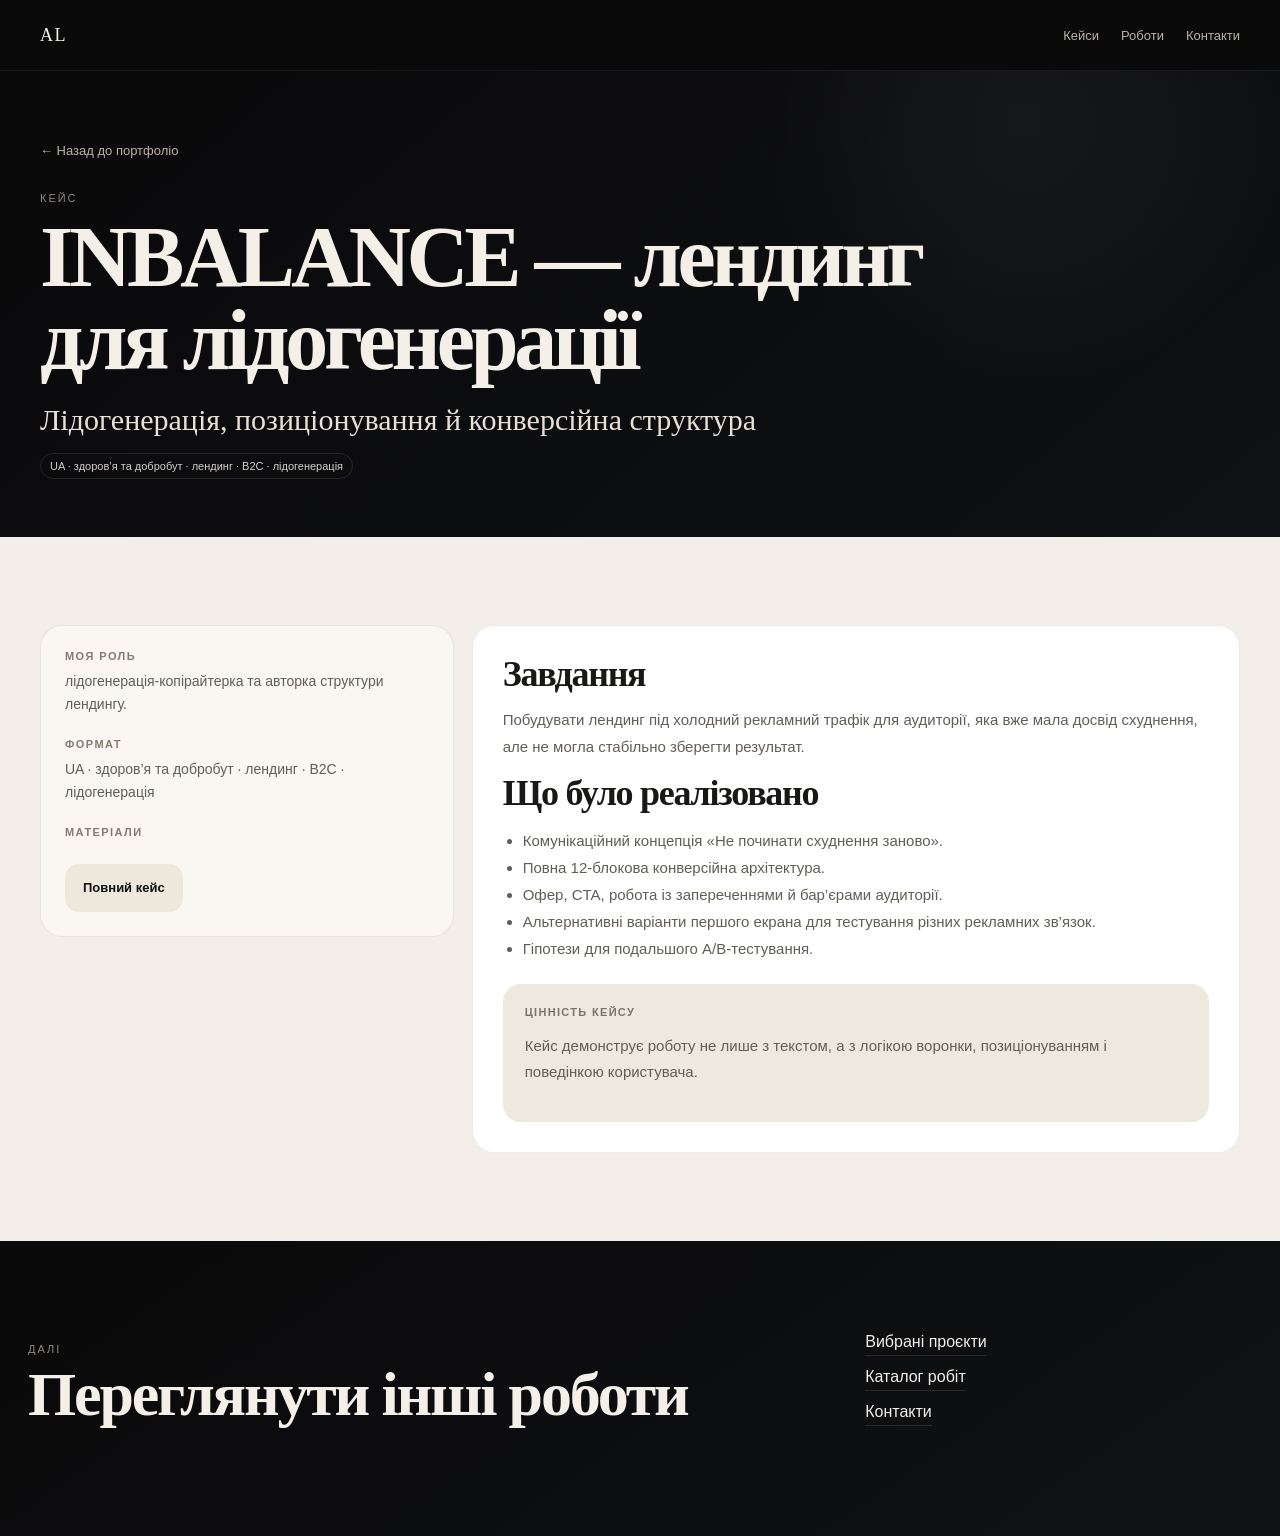
<file: cases/inbalance.html>
<!doctype html><html lang="uk"><head><meta charset="utf-8"><meta name="viewport" content="width=device-width,initial-scale=1"><title>INBALANCE — лендинг для лідогенерації — кейс Алли Літвіненко</title><meta name="description" content="Лідогенерація, позиціонування й конверсійна структура"><link rel="stylesheet" href="../assets/style.css">
<link rel="canonical" href="https://allalitvinenko-portfolio.github.io/portfolio/cases/inbalance.html">
</head><body>
<header class="topbar"><div class="wrap nav"><a class="brand" href="/portfolio/">AL</a><nav class="menu"><a href="/portfolio/#selected">Кейси</a><a href="/portfolio/#catalog">Роботи</a><a href="/portfolio/#contacts">Контакти</a></nav></div></header>
<main><section class="case-hero"><div class="wrap"><a class="back" href="/portfolio/#selected">← Назад до портфоліо</a><div class="kicker">Кейс</div><h1>INBALANCE — лендинг для лідогенерації</h1><p class="case-sub">Лідогенерація, позиціонування й конверсійна структура</p><div class="tags"><span class="tag">UA · здоров’я та добробут · лендинг · B2C · лідогенерація</span></div></div></section>
<section class="section light"><div class="wrap"><div class="case-layout"><aside class="side"><b>Моя роль</b><p>лідогенерація-копірайтерка та авторка структури лендингу.</p><b>Формат</b><p>UA · здоров’я та добробут · лендинг · B2C · лідогенерація</p><b>Матеріали</b><div class="actions"><a class="btn primary" href="https://docs.google.com/document/d/1MrJzXk4uCE098S8Roy2YdzjTgTZrQGkq/edit" target="_blank" rel="noopener">Повний кейс</a></div></aside>
<article class="main-card"><h2>Завдання</h2><p>Побудувати лендинг під холодний рекламний трафік для аудиторії, яка вже мала досвід схуднення, але не могла стабільно зберегти результат.</p><h2>Що було реалізовано</h2><ul><li>Комунікаційний концепція «Не починати схуднення заново».</li><li>Повна 12-блокова конверсійна архітектура.</li><li>Офер, CTA, робота із запереченнями й бар’єрами аудиторії.</li><li>Альтернативні варіанти першого екрана для тестування різних рекламних зв’язок.</li><li>Гіпотези для подальшого A/B-тестування.</li></ul><div class="result"><b>Цінність кейсу</b><p>Кейс демонструє роботу не лише з текстом, а з логікою воронки, позиціонуванням і поведінкою користувача.</p></div></article></div></div></section>
<section class="footer"><div class="wrap footer-grid"><div><div class="kicker">Далі</div><h2>Переглянути інші роботи</h2></div><div class="footer-links"><a href="/portfolio/#selected">Вибрані проєкти</a><a href="/portfolio/#catalog">Каталог робіт</a><a href="/portfolio/#contacts">Контакти</a></div></div></section></main></body></html>
</file>
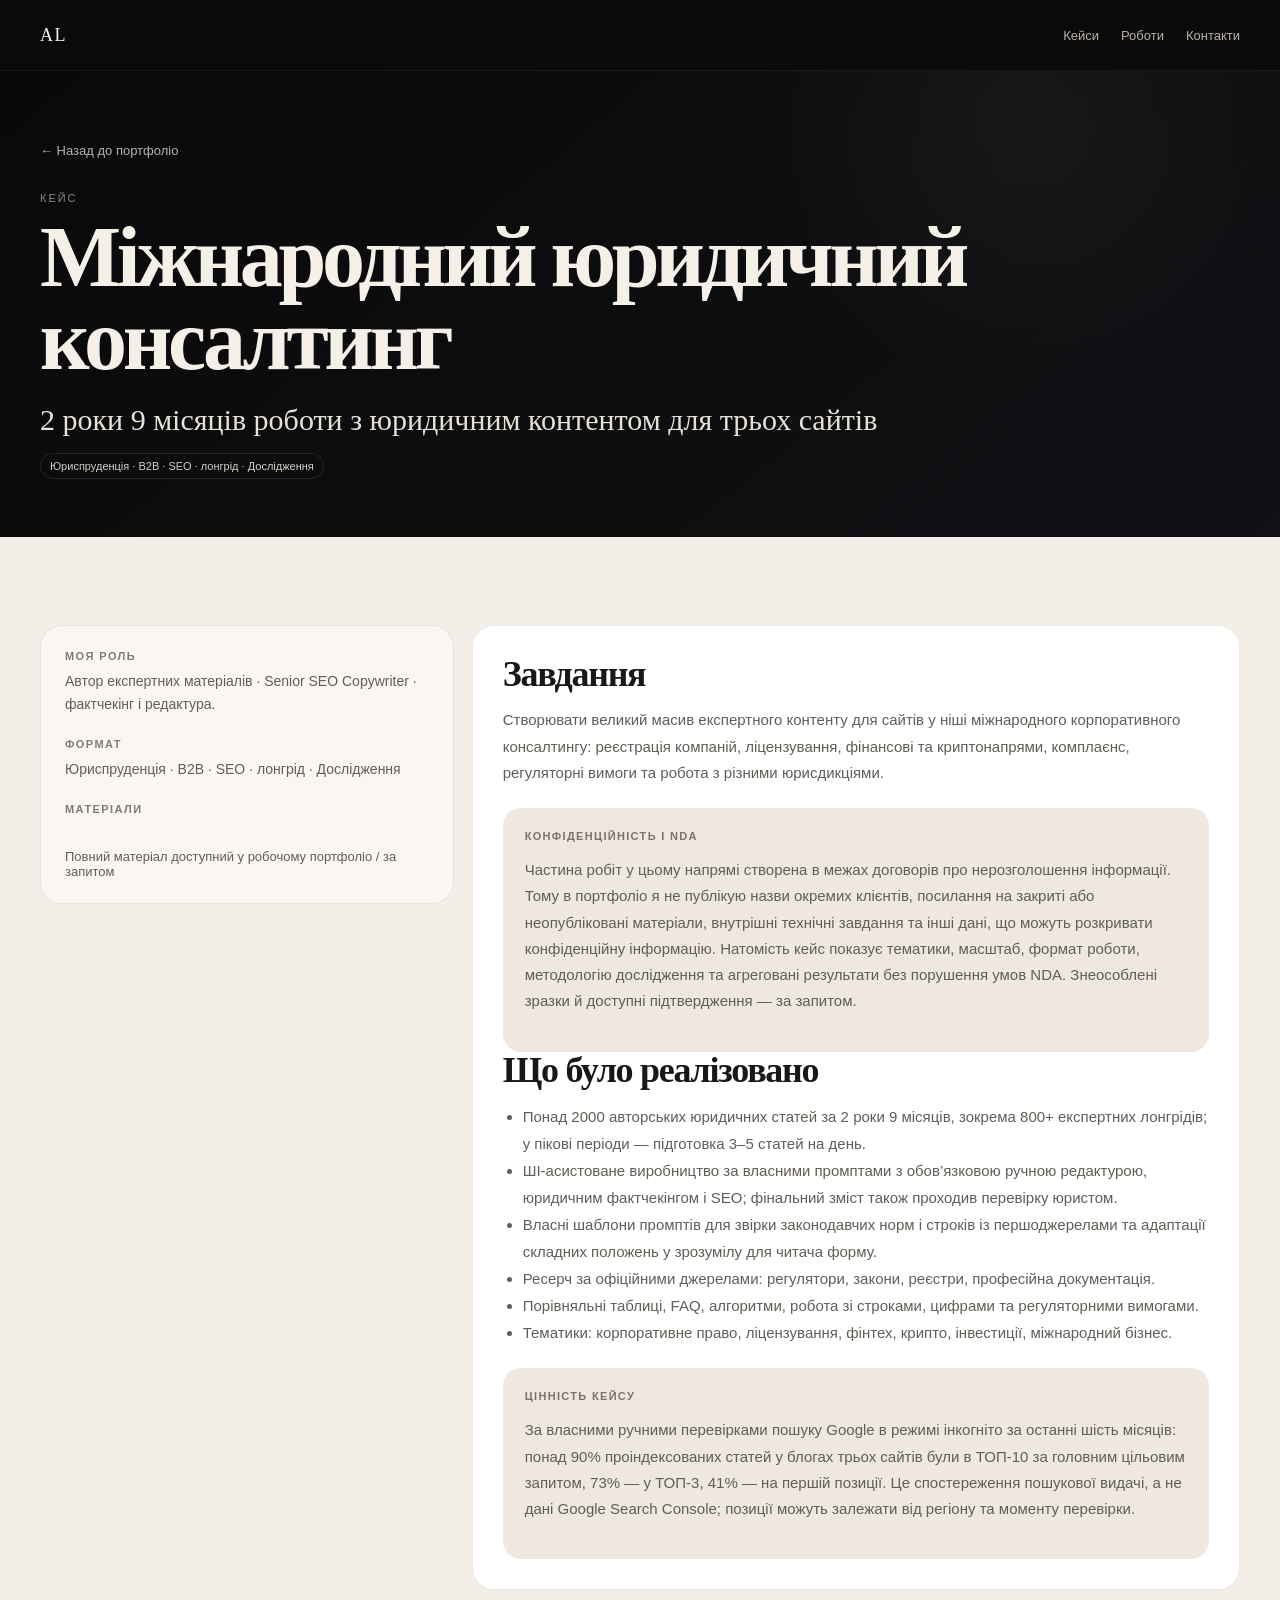
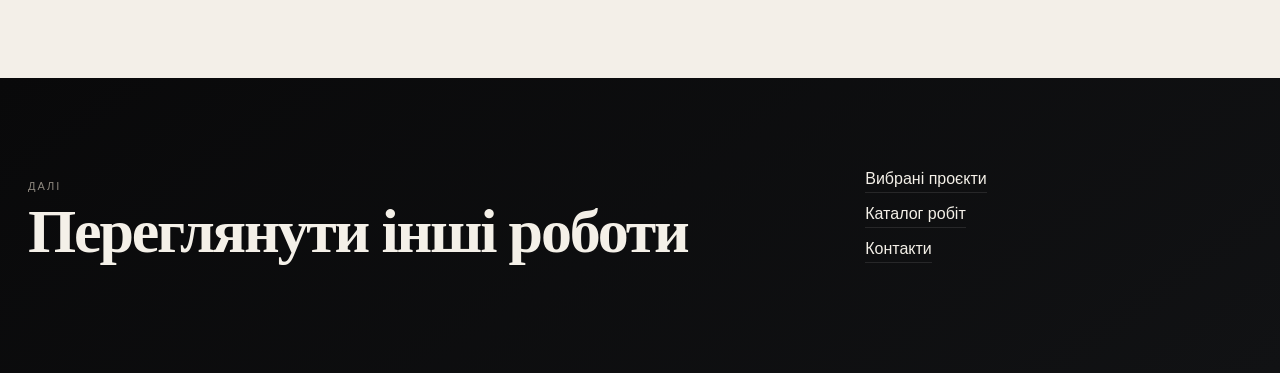
<file: cases/international-legal-consulting.html>
<!doctype html><html lang="uk"><head><meta charset="utf-8"><meta name="viewport" content="width=device-width,initial-scale=1"><title>Міжнародний юридичний консалтинг — кейс Алли Літвіненко</title><meta name="description" content="2 роки 9 місяців роботи з юридичним контентом для трьох сайтів"><link rel="stylesheet" href="../assets/style.css">
<link rel="canonical" href="https://allalitvinenko-portfolio.github.io/portfolio/cases/international-legal-consulting.html">
</head><body>
<header class="topbar"><div class="wrap nav"><a class="brand" href="/portfolio/">AL</a><nav class="menu"><a href="/portfolio/#selected">Кейси</a><a href="/portfolio/#catalog">Роботи</a><a href="/portfolio/#contacts">Контакти</a></nav></div></header>
<main><section class="case-hero"><div class="wrap"><a class="back" href="/portfolio/#selected">← Назад до портфоліо</a><div class="kicker">Кейс</div><h1>Міжнародний юридичний консалтинг</h1><p class="case-sub">2 роки 9 місяців роботи з юридичним контентом для трьох сайтів</p><div class="tags"><span class="tag">Юриспруденція · B2B · SEO · лонгрід · Дослідження</span></div></div></section>
<section class="section light"><div class="wrap"><div class="case-layout"><aside class="side"><b>Моя роль</b><p>Автор експертних матеріалів · Senior SEO Copywriter · фактчекінг і редактура.</p><b>Формат</b><p>Юриспруденція · B2B · SEO · лонгрід · Дослідження</p><b>Матеріали</b><div class="actions"><span class="availability">Повний матеріал доступний у робочому портфоліо / за запитом</span></div></aside>
<article class="main-card"><h2>Завдання</h2><p>Створювати великий масив експертного контенту для сайтів у ніші міжнародного корпоративного консалтингу: реєстрація компаній, ліцензування, фінансові та криптонапрями, комплаєнс, регуляторні вимоги та робота з різними юрисдикціями.</p><div class="result"><b>Конфіденційність і NDA</b><p>Частина робіт у цьому напрямі створена в межах договорів про нерозголошення інформації. Тому в портфоліо я не публікую назви окремих клієнтів, посилання на закриті або неопубліковані матеріали, внутрішні технічні завдання та інші дані, що можуть розкривати конфіденційну інформацію. Натомість кейс показує тематики, масштаб, формат роботи, методологію дослідження та агреговані результати без порушення умов NDA. Знеособлені зразки й доступні підтвердження — за запитом.</p></div><h2>Що було реалізовано</h2><ul><li>Понад 2000 авторських юридичних статей за 2 роки 9 місяців, зокрема 800+ експертних лонгрідів; у пікові періоди — підготовка 3–5 статей на день.</li><li>ШІ-асистоване виробництво за власними промптами з обов’язковою ручною редактурою, юридичним фактчекінгом і SEO; фінальний зміст також проходив перевірку юристом.</li><li>Власні шаблони промптів для звірки законодавчих норм і строків із першоджерелами та адаптації складних положень у зрозумілу для читача форму.</li><li>Ресерч за офіційними джерелами: регулятори, закони, реєстри, професійна документація.</li><li>Порівняльні таблиці, FAQ, алгоритми, робота зі строками, цифрами та регуляторними вимогами.</li><li>Тематики: корпоративне право, ліцензування, фінтех, крипто, інвестиції, міжнародний бізнес.</li></ul><div class="result"><b>Цінність кейсу</b><p>За власними ручними перевірками пошуку Google в режимі інкогніто за останні шість місяців: понад 90% проіндексованих статей у блогах трьох сайтів були в ТОП-10 за головним цільовим запитом, 73% — у ТОП-3, 41% — на першій позиції. Це спостереження пошукової видачі, а не дані Google Search Console; позиції можуть залежати від регіону та моменту перевірки.</p></div></article></div></div></section>
<section class="footer"><div class="wrap footer-grid"><div><div class="kicker">Далі</div><h2>Переглянути інші роботи</h2></div><div class="footer-links"><a href="/portfolio/#selected">Вибрані проєкти</a><a href="/portfolio/#catalog">Каталог робіт</a><a href="/portfolio/#contacts">Контакти</a></div></div></section></main></body></html>
</file>
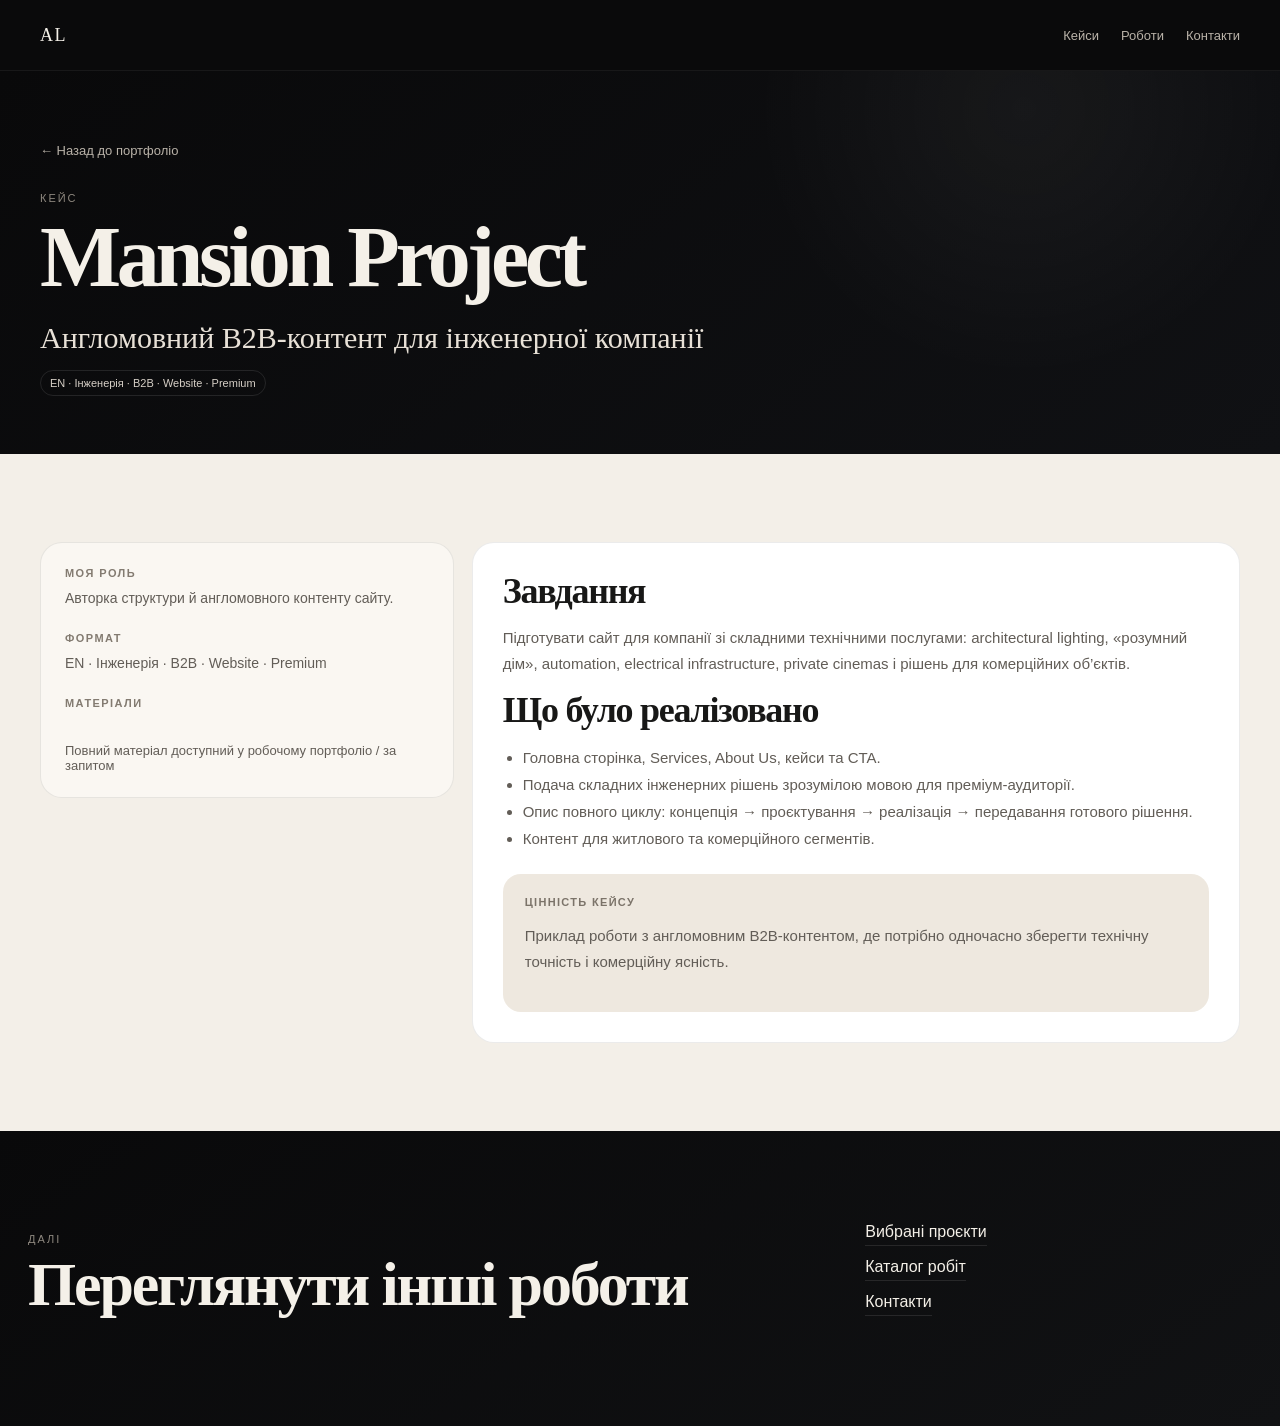
<file: cases/mansion-project.html>
<!doctype html><html lang="uk"><head><meta charset="utf-8"><meta name="viewport" content="width=device-width,initial-scale=1"><title>Mansion Project — кейс Алли Літвіненко</title><meta name="description" content="Англомовний B2B-контент для інженерної компанії"><link rel="stylesheet" href="../assets/style.css">
<link rel="canonical" href="https://allalitvinenko-portfolio.github.io/portfolio/cases/mansion-project.html">
</head><body>
<header class="topbar"><div class="wrap nav"><a class="brand" href="/portfolio/">AL</a><nav class="menu"><a href="/portfolio/#selected">Кейси</a><a href="/portfolio/#catalog">Роботи</a><a href="/portfolio/#contacts">Контакти</a></nav></div></header>
<main><section class="case-hero"><div class="wrap"><a class="back" href="/portfolio/#selected">← Назад до портфоліо</a><div class="kicker">Кейс</div><h1>Mansion Project</h1><p class="case-sub">Англомовний B2B-контент для інженерної компанії</p><div class="tags"><span class="tag">EN · Інженерія · B2B · Website · Premium</span></div></div></section>
<section class="section light"><div class="wrap"><div class="case-layout"><aside class="side"><b>Моя роль</b><p>Авторка структури й англомовного контенту сайту.</p><b>Формат</b><p>EN · Інженерія · B2B · Website · Premium</p><b>Матеріали</b><div class="actions"><span class="availability">Повний матеріал доступний у робочому портфоліо / за запитом</span></div></aside>
<article class="main-card"><h2>Завдання</h2><p>Підготувати сайт для компанії зі складними технічними послугами: architectural lighting, «розумний дім», automation, electrical infrastructure, private cinemas і рішень для комерційних об’єктів.</p><h2>Що було реалізовано</h2><ul><li>Головна сторінка, Services, About Us, кейси та CTA.</li><li>Подача складних інженерних рішень зрозумілою мовою для преміум-аудиторії.</li><li>Опис повного циклу: концепція → проєктування → реалізація → передавання готового рішення.</li><li>Контент для житлового та комерційного сегментів.</li></ul><div class="result"><b>Цінність кейсу</b><p>Приклад роботи з англомовним B2B-контентом, де потрібно одночасно зберегти технічну точність і комерційну ясність.</p></div></article></div></div></section>
<section class="footer"><div class="wrap footer-grid"><div><div class="kicker">Далі</div><h2>Переглянути інші роботи</h2></div><div class="footer-links"><a href="/portfolio/#selected">Вибрані проєкти</a><a href="/portfolio/#catalog">Каталог робіт</a><a href="/portfolio/#contacts">Контакти</a></div></div></section></main></body></html>
</file>
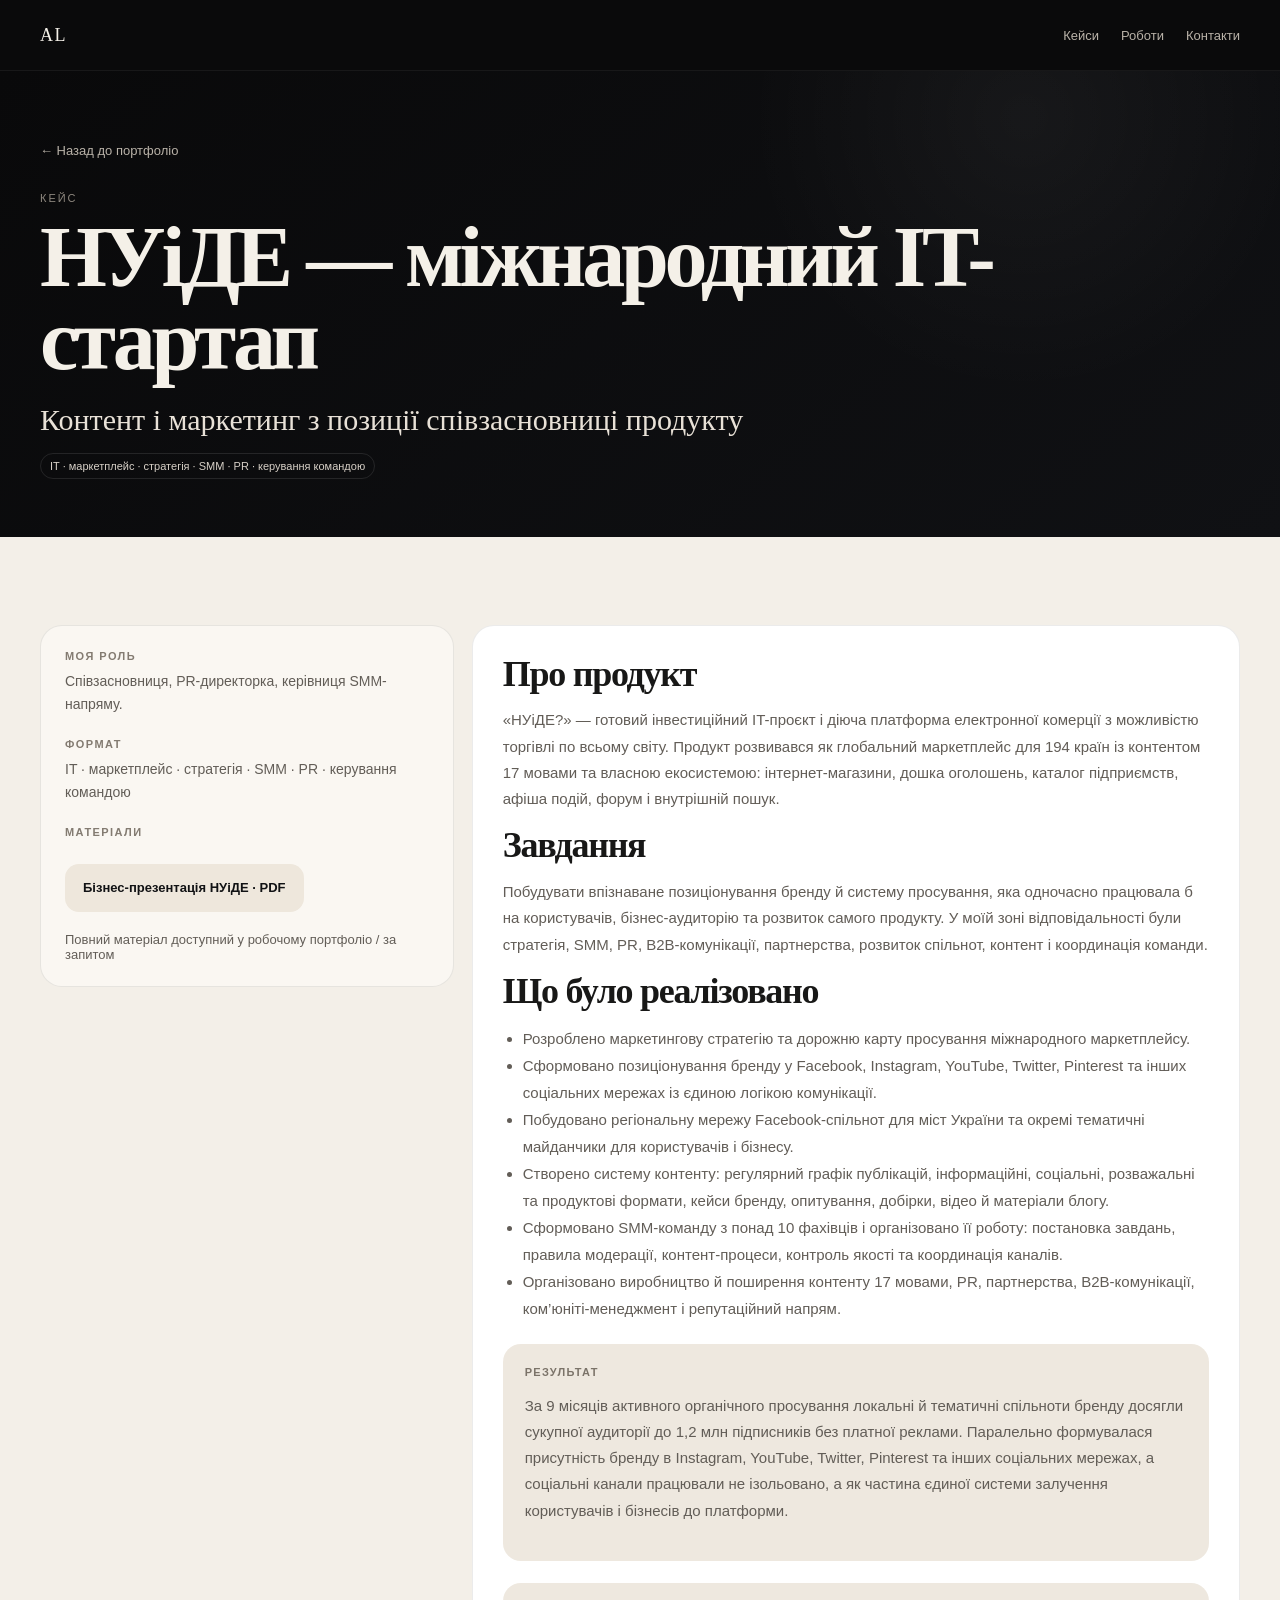
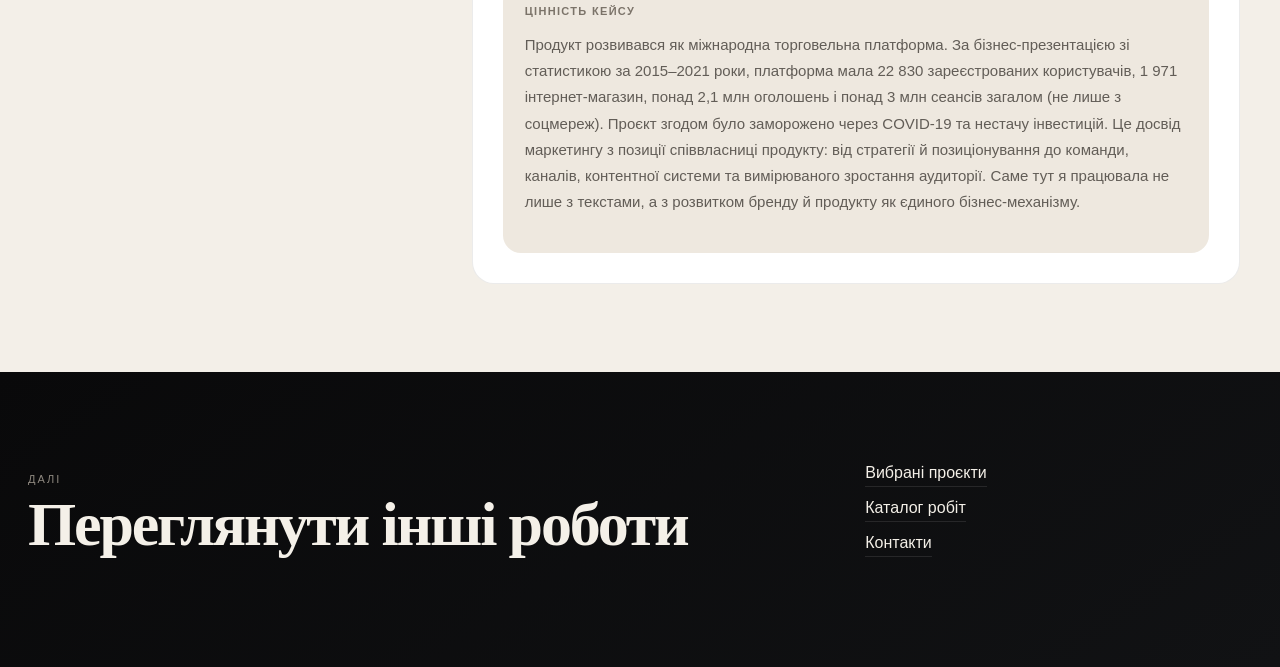
<file: cases/nuyigde-startup.html>
<!doctype html><html lang="uk"><head><meta charset="utf-8"><meta name="viewport" content="width=device-width,initial-scale=1"><title>НУіДЕ — міжнародний IT-стартап — кейс Алли Літвіненко</title><meta name="description" content="Контент і маркетинг з позиції співзасновниці продукту"><link rel="stylesheet" href="../assets/style.css">
<link rel="canonical" href="https://allalitvinenko-portfolio.github.io/portfolio/cases/nuyigde-startup.html">
</head><body>
<header class="topbar"><div class="wrap nav"><a class="brand" href="/portfolio/">AL</a><nav class="menu"><a href="/portfolio/#selected">Кейси</a><a href="/portfolio/#catalog">Роботи</a><a href="/portfolio/#contacts">Контакти</a></nav></div></header>
<main><section class="case-hero"><div class="wrap"><a class="back" href="/portfolio/#selected">← Назад до портфоліо</a><div class="kicker">Кейс</div><h1>НУіДЕ — міжнародний IT-стартап</h1><p class="case-sub">Контент і маркетинг з позиції співзасновниці продукту</p><div class="tags"><span class="tag">IT · маркетплейс · стратегія · SMM · PR · керування командою</span></div></div></section>
<section class="section light"><div class="wrap"><div class="case-layout"><aside class="side"><b>Моя роль</b><p>Співзасновниця, PR-директорка, керівниця SMM-напряму.</p><b>Формат</b><p>IT · маркетплейс · стратегія · SMM · PR · керування командою</p><b>Матеріали</b><div class="actions"><a class="btn primary" href="https://drive.google.com/file/d/1GTVEosnT5POcmo0bjCEeQX_bMD_vjG2U/view?usp=drivesdk" target="_blank" rel="noopener">Бізнес-презентація НУіДЕ · PDF</a><span class="availability">Повний матеріал доступний у робочому портфоліо / за запитом</span></div></aside>
<article class="main-card"><h2>Про продукт</h2><p>«НУіДЕ?» — готовий інвестиційний IT-проєкт і діюча платформа електронної комерції з можливістю торгівлі по всьому світу. Продукт розвивався як глобальний маркетплейс для 194 країн із контентом 17 мовами та власною екосистемою: інтернет-магазини, дошка оголошень, каталог підприємств, афіша подій, форум і внутрішній пошук.</p><h2>Завдання</h2><p>Побудувати впізнаване позиціонування бренду й систему просування, яка одночасно працювала б на користувачів, бізнес-аудиторію та розвиток самого продукту. У моїй зоні відповідальності були стратегія, SMM, PR, B2B-комунікації, партнерства, розвиток спільнот, контент і координація команди.</p><h2>Що було реалізовано</h2><ul><li>Розроблено маркетингову стратегію та дорожню карту просування міжнародного маркетплейсу.</li><li>Сформовано позиціонування бренду у Facebook, Instagram, YouTube, Twitter, Pinterest та інших соціальних мережах із єдиною логікою комунікації.</li><li>Побудовано регіональну мережу Facebook-спільнот для міст України та окремі тематичні майданчики для користувачів і бізнесу.</li><li>Створено систему контенту: регулярний графік публікацій, інформаційні, соціальні, розважальні та продуктові формати, кейси бренду, опитування, добірки, відео й матеріали блогу.</li><li>Сформовано SMM-команду з понад 10 фахівців і організовано її роботу: постановка завдань, правила модерації, контент-процеси, контроль якості та координація каналів.</li><li>Організовано виробництво й поширення контенту 17 мовами, PR, партнерства, B2B-комунікації, ком’юніті-менеджмент і репутаційний напрям.</li></ul><div class="result"><b>Результат</b><p>За 9 місяців активного органічного просування локальні й тематичні спільноти бренду досягли сукупної аудиторії до 1,2 млн підписників без платної реклами. Паралельно формувалася присутність бренду в Instagram, YouTube, Twitter, Pinterest та інших соціальних мережах, а соціальні канали працювали не ізольовано, а як частина єдиної системи залучення користувачів і бізнесів до платформи.</p></div><div class="result"><b>Цінність кейсу</b><p>Продукт розвивався як міжнародна торговельна платформа. За бізнес-презентацією зі статистикою за 2015–2021 роки, платформа мала 22 830 зареєстрованих користувачів, 1 971 інтернет-магазин, понад 2,1 млн оголошень і понад 3 млн сеансів загалом (не лише з соцмереж). Проєкт згодом було заморожено через COVID-19 та нестачу інвестицій. Це досвід маркетингу з позиції співвласниці продукту: від стратегії й позиціонування до команди, каналів, контентної системи та вимірюваного зростання аудиторії. Саме тут я працювала не лише з текстами, а з розвитком бренду й продукту як єдиного бізнес-механізму.</p></div></article></div></div></section>
<section class="footer"><div class="wrap footer-grid"><div><div class="kicker">Далі</div><h2>Переглянути інші роботи</h2></div><div class="footer-links"><a href="/portfolio/#selected">Вибрані проєкти</a><a href="/portfolio/#catalog">Каталог робіт</a><a href="/portfolio/#contacts">Контакти</a></div></div></section></main></body></html>
</file>
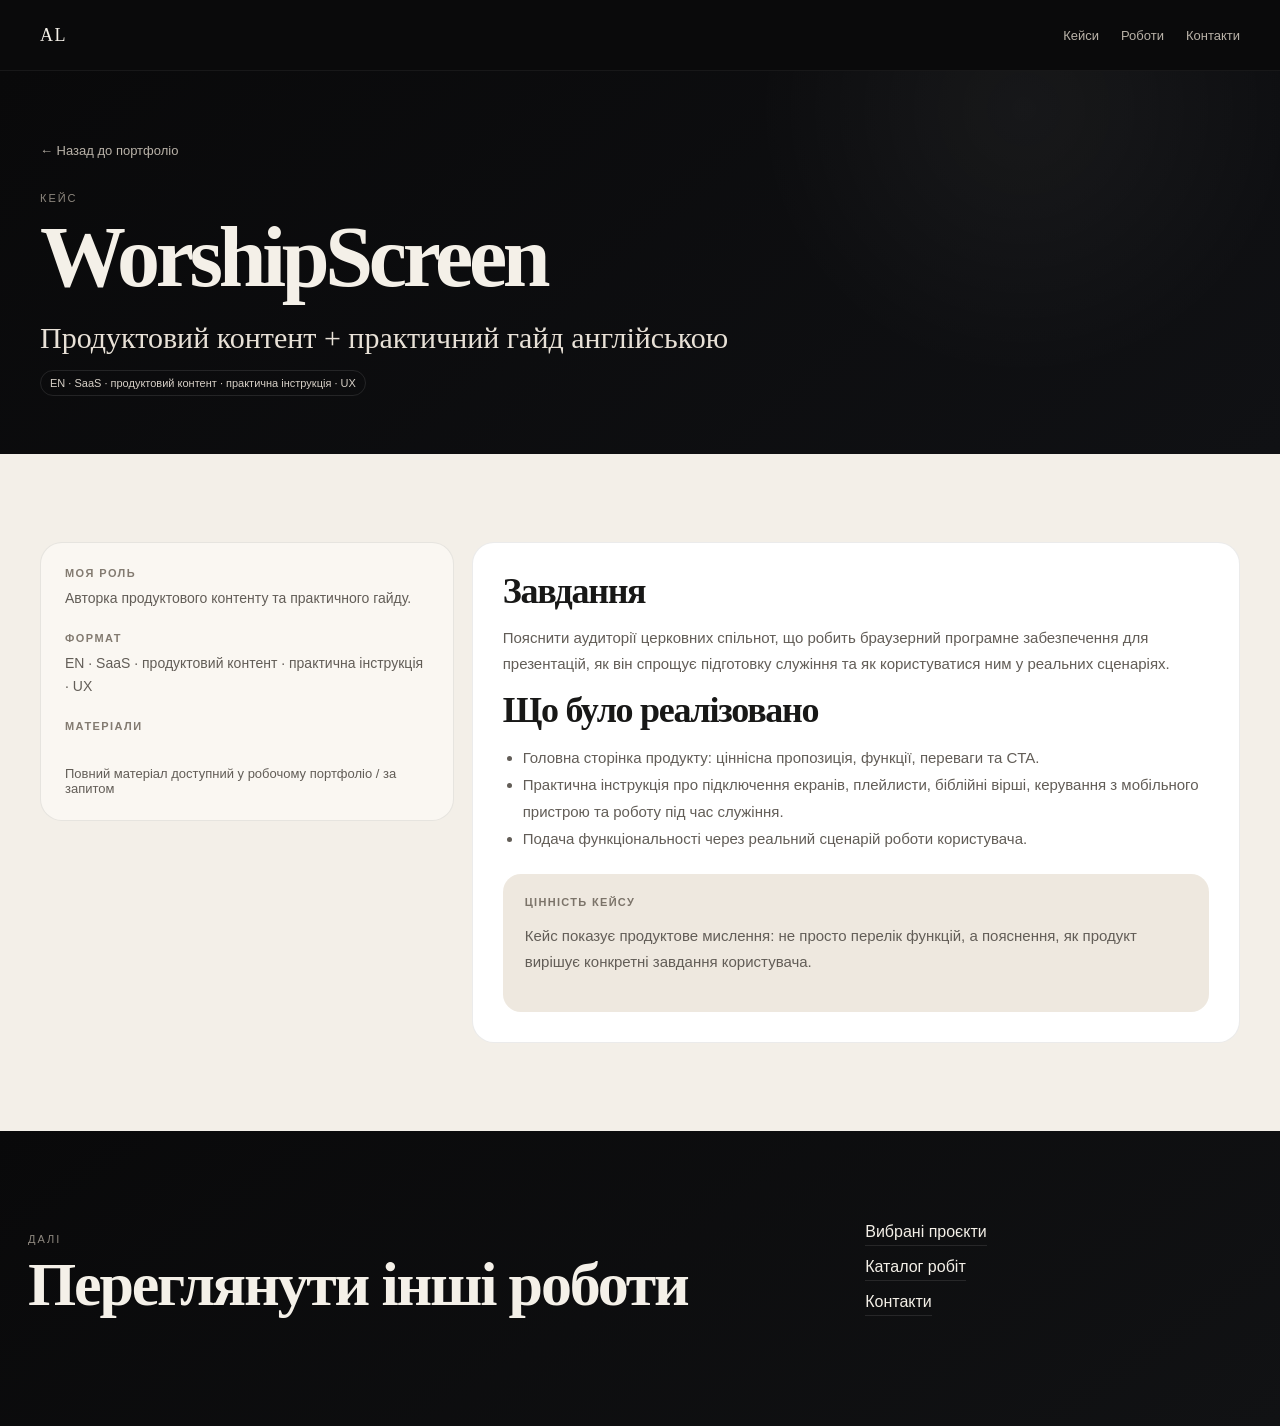
<file: cases/worshipscreen.html>
<!doctype html><html lang="uk"><head><meta charset="utf-8"><meta name="viewport" content="width=device-width,initial-scale=1"><title>WorshipScreen — кейс Алли Літвіненко</title><meta name="description" content="Продуктовий контент + практичний гайд англійською"><link rel="stylesheet" href="../assets/style.css">
<link rel="canonical" href="https://allalitvinenko-portfolio.github.io/portfolio/cases/worshipscreen.html">
</head><body>
<header class="topbar"><div class="wrap nav"><a class="brand" href="/portfolio/">AL</a><nav class="menu"><a href="/portfolio/#selected">Кейси</a><a href="/portfolio/#catalog">Роботи</a><a href="/portfolio/#contacts">Контакти</a></nav></div></header>
<main><section class="case-hero"><div class="wrap"><a class="back" href="/portfolio/#selected">← Назад до портфоліо</a><div class="kicker">Кейс</div><h1>WorshipScreen</h1><p class="case-sub">Продуктовий контент + практичний гайд англійською</p><div class="tags"><span class="tag">EN · SaaS · продуктовий контент · практична інструкція · UX</span></div></div></section>
<section class="section light"><div class="wrap"><div class="case-layout"><aside class="side"><b>Моя роль</b><p>Авторка продуктового контенту та практичного гайду.</p><b>Формат</b><p>EN · SaaS · продуктовий контент · практична інструкція · UX</p><b>Матеріали</b><div class="actions"><span class="availability">Повний матеріал доступний у робочому портфоліо / за запитом</span></div></aside>
<article class="main-card"><h2>Завдання</h2><p>Пояснити аудиторії церковних спільнот, що робить браузерний програмне забезпечення для презентацій, як він спрощує підготовку служіння та як користуватися ним у реальних сценаріях.</p><h2>Що було реалізовано</h2><ul><li>Головна сторінка продукту: ціннісна пропозиція, функції, переваги та CTA.</li><li>Практична інструкція про підключення екранів, плейлисти, біблійні вірші, керування з мобільного пристрою та роботу під час служіння.</li><li>Подача функціональності через реальний сценарій роботи користувача.</li></ul><div class="result"><b>Цінність кейсу</b><p>Кейс показує продуктове мислення: не просто перелік функцій, а пояснення, як продукт вирішує конкретні завдання користувача.</p></div></article></div></div></section>
<section class="footer"><div class="wrap footer-grid"><div><div class="kicker">Далі</div><h2>Переглянути інші роботи</h2></div><div class="footer-links"><a href="/portfolio/#selected">Вибрані проєкти</a><a href="/portfolio/#catalog">Каталог робіт</a><a href="/portfolio/#contacts">Контакти</a></div></div></section></main></body></html>
</file>
<file: assets/style.css>
:root{
 --dark:#0b0b0c;--dark2:#111214;--panel:#17191b;--line:rgba(255,255,255,.10);
 --line2:rgba(255,255,255,.06);--text:#f4f0e8;--muted:#b9b2a8;--muted2:#8e887f;
 --light:#f3efe8;--light2:#eae5dd;--ink:#181817;--ink2:#625d57
}
*{box-sizing:border-box}html{scroll-behavior:smooth}
body{margin:0;font-family:"Helvetica Neue",Arial,sans-serif;background:var(--dark);color:var(--text)}
a{color:inherit}.wrap{width:min(1200px,calc(100% - 48px));margin:0 auto}
.topbar{position:sticky;top:0;z-index:60;background:rgba(11,11,12,.84);backdrop-filter:blur(18px);border-bottom:1px solid var(--line2)}
.nav{height:70px;display:flex;align-items:center;justify-content:space-between;gap:24px}
.brand{font-family:Georgia,"Times New Roman",serif;text-decoration:none;letter-spacing:.08em;font-size:18px}
.menu{display:flex;gap:22px;flex-wrap:wrap}.menu a{text-decoration:none;color:var(--muted);font-size:13px}.menu a:hover{color:#fff}
.kicker{font-size:11px;letter-spacing:.18em;text-transform:uppercase;color:var(--muted2)}
h1,h2,h3{font-family:Georgia,"Times New Roman",serif}
.section{padding:88px 0}.light{background:var(--light);color:var(--ink)}.soft{background:var(--light2);color:var(--ink)}
.section-head{display:grid;grid-template-columns:1fr 1.05fr;gap:36px;align-items:end;margin-bottom:34px}
h2{font-size:clamp(38px,5vw,62px);line-height:1.02;letter-spacing:-.035em;margin:8px 0 0}
.section-copy{margin:0;color:var(--muted);font-size:16px;line-height:1.72}.light .section-copy,.soft .section-copy{color:var(--ink2)}
.btn{display:inline-flex;align-items:center;justify-content:center;min-height:48px;padding:0 18px;border-radius:14px;text-decoration:none;font-size:13px}
.btn.primary{background:#eee7dc;color:#111214;font-weight:700}.btn.secondary{border:1px solid var(--line);font-weight:600}
.actions{display:flex;gap:12px;flex-wrap:wrap;margin-top:26px}
.tags{display:flex;flex-wrap:wrap;gap:7px;margin-top:14px}.tag{font-size:11px;border:1px solid rgba(255,255,255,.1);border-radius:999px;padding:6px 9px;color:#d7d0c7}
.light .tag{border-color:rgba(0,0,0,.09);color:#514b45;background:#fff}
.footer{padding:92px 0 110px;background:linear-gradient(145deg,#09090a,#111214)}
.footer-grid{display:grid;grid-template-columns:1.35fr .65fr;gap:34px;align-items:end}
.footer-links{display:flex;flex-direction:column;gap:12px;align-items:flex-start}.footer-links a{text-decoration:none;border-bottom:1px solid var(--line);padding-bottom:4px}
.hero{padding:32px 0 78px;background:radial-gradient(circle at 12% 8%,rgba(255,255,255,.035),transparent 19%),linear-gradient(140deg,#080809,#101114 58%,#14161a)}
.hero-card{display:grid;grid-template-columns:35% 65%;border:1px solid var(--line);border-radius:30px;overflow:hidden;background:rgba(255,255,255,.018)}
.hero-photo{padding:24px;display:flex;align-items:center;justify-content:center;min-height:720px;background:rgba(255,255,255,.012)}
.hero-photo-inner{width:100%;aspect-ratio:3/4;min-height:0;border:1px solid var(--line2);border-radius:24px;overflow:hidden;display:flex;align-items:center;justify-content:center;background:#111214}
.hero-photo img{width:100%;height:100%;object-fit:cover;object-position:center 35%;filter:grayscale(100%) contrast(1.05)}
.hero-copy{padding:58px 58px 46px;display:flex;flex-direction:column;justify-content:center}
.hero h1{font-size:clamp(52px,6.2vw,84px);line-height:.94;letter-spacing:-.05em;margin:10px 0 0}
.hero-role{font-family:Georgia,"Times New Roman",serif;font-size:clamp(22px,2.2vw,30px);margin-top:18px;color:#eae4da}
.hero-lead{font-size:17px;line-height:1.72;color:var(--muted);max-width:720px;margin:20px 0 0}
.hero-grid{display:grid;grid-template-columns:1fr 1fr;gap:12px;margin-top:26px}.hero-pill{padding:15px 16px;border:1px solid var(--line2);border-radius:18px;background:rgba(255,255,255,.018)}
.hero-pill b{display:block;font-size:13px;margin-bottom:5px}.hero-pill span{font-size:12px;line-height:1.55;color:var(--muted)}
.value-grid{display:grid;grid-template-columns:repeat(4,1fr);gap:14px}.value-card{border:1px solid var(--line2);border-radius:22px;padding:24px;background:rgba(255,255,255,.02);min-height:220px}
.value-card span{display:block;color:var(--muted2);font-size:11px;letter-spacing:.14em;margin-bottom:34px}.value-card h3{font-size:20px;margin:0 0 8px}.value-card p{margin:0;color:var(--muted);font-size:14px;line-height:1.65}
.stats{display:grid;grid-template-columns:repeat(6,1fr);gap:1px;border:1px solid rgba(0,0,0,.08);border-radius:24px;overflow:hidden}.stat{background:#faf7f2;padding:28px 20px;min-height:168px}
.stat strong{display:block;font-family:Georgia,"Times New Roman",serif;font-size:42px;letter-spacing:-.04em}.stat b{display:block;margin:8px 0;font-size:13px}.stat p{margin:0;color:var(--ink2);font-size:12px;line-height:1.5}
.expertise-grid{display:grid;grid-template-columns:repeat(3,1fr);gap:16px}.expertise{border:1px solid var(--line);border-radius:24px;padding:28px;background:linear-gradient(180deg,#17191b,#111214);min-height:390px}
.expertise .num{color:var(--muted2);font-size:11px;letter-spacing:.15em;text-transform:uppercase}.expertise h3{font-size:32px;line-height:1.03;margin:24px 0 12px;letter-spacing:-.03em}
.expertise p,.expertise li{color:var(--muted);font-size:13px;line-height:1.72}.expertise ul{padding-left:18px}
.feature-grid{display:grid;grid-template-columns:1fr 1fr;gap:16px}.feature-case{border:1px solid rgba(0,0,0,.08);border-radius:24px;background:#faf7f2;padding:28px}
.case-label{font-size:11px;letter-spacing:.14em;text-transform:uppercase;color:#8b8378}.feature-case h3{font-size:34px;line-height:1.02;letter-spacing:-.03em;margin:18px 0 10px}
.case-cols{display:grid;grid-template-columns:1fr 1fr;gap:14px;margin-top:22px}.case-col{background:#fff;border:1px solid rgba(0,0,0,.06);border-radius:17px;padding:17px}
.case-col b{display:block;font-size:11px;text-transform:uppercase;letter-spacing:.12em;color:#7d756b;margin-bottom:8px}.case-col p{margin:0;font-size:13px;line-height:1.65;color:#49443f}
.feature-link{display:inline-flex;margin-top:18px;text-decoration:none;font-size:13px;font-weight:700;color:#201e1b}
.catalog-tools{display:flex;flex-wrap:wrap;gap:9px;margin-bottom:22px}.filter{border:1px solid var(--line);background:rgba(255,255,255,.02);color:var(--text);padding:9px 12px;border-radius:999px;font-size:12px;cursor:pointer}.filter.active,.filter:hover{background:#eee7dc;color:#111214;border-color:#eee7dc}
.catalog{display:grid;grid-template-columns:repeat(3,1fr);gap:14px}.catalog-card{border:1px solid var(--line2);border-radius:22px;padding:22px;background:rgba(255,255,255,.018)}
.catalog-no{font-size:11px;color:var(--muted2);letter-spacing:.13em}.catalog-card h3{font-size:22px;line-height:1.08;margin:28px 0 10px}.catalog-card p{color:var(--muted);font-size:12px;line-height:1.5}
.catalog-link{display:inline-flex;margin-top:16px;font-size:12px;font-weight:700;text-decoration:none}.catalog-link.muted{color:var(--muted2);font-weight:500}
.languages{display:flex;flex-wrap:wrap;gap:18px;margin:20px 0;font-family:Georgia,"Times New Roman",serif;font-size:clamp(34px,5vw,58px);letter-spacing:-.03em}
.lang-note{max-width:900px;font-size:14px;line-height:1.72;color:var(--ink2);margin:0}
.process-line{font-family:Georgia,"Times New Roman",serif;font-size:clamp(24px,3.2vw,40px);line-height:1.5;letter-spacing:-.02em}.process-line span{color:#8c8378}
.case-hero{padding:70px 0 58px;background:radial-gradient(circle at 80% 10%,rgba(255,255,255,.045),transparent 25%),linear-gradient(140deg,#09090a,#101114)}
.back{display:inline-flex;margin-bottom:34px;text-decoration:none;color:var(--muted);font-size:13px}
.case-hero h1{font-size:clamp(48px,7vw,86px);line-height:.96;letter-spacing:-.05em;margin:12px 0 0;max-width:1000px}
.case-sub{font-family:Georgia,"Times New Roman",serif;font-size:clamp(20px,2.5vw,30px);color:#e8e1d7;margin:20px 0 0;max-width:850px;line-height:1.25}
.case-layout{display:grid;grid-template-columns:.7fr 1.3fr;gap:18px}
.side{border:1px solid rgba(0,0,0,.08);border-radius:22px;background:#faf7f2;padding:24px;height:max-content}
.side b{display:block;font-size:11px;text-transform:uppercase;letter-spacing:.13em;color:#837b71;margin-bottom:8px}.side p{margin:0 0 22px;color:var(--ink2);line-height:1.65;font-size:14px}
.main-card{border:1px solid rgba(0,0,0,.08);border-radius:22px;background:#fff;padding:30px}
.main-card h2{font-size:36px;margin:0 0 14px}.main-card p{color:var(--ink2);font-size:15px;line-height:1.75}.main-card ul{color:var(--ink2);font-size:15px;line-height:1.8;padding-left:20px}
.result{margin-top:22px;padding:22px;border-radius:18px;background:#eee8df}.result b{display:block;text-transform:uppercase;letter-spacing:.12em;font-size:11px;color:#7b7369;margin-bottom:8px}
.availability{display:inline-block;color:var(--ink2);font-size:13px;margin-top:8px}
@media(max-width:1020px){.section-head,.footer-grid{grid-template-columns:1fr}.menu{gap:14px}.hero-card{grid-template-columns:1fr}.hero-photo{min-height:520px}.hero-photo-inner{max-width:520px}.value-grid{grid-template-columns:1fr 1fr}.stats{grid-template-columns:repeat(3,1fr)}.expertise-grid{grid-template-columns:1fr}.feature-grid,.catalog,.case-cols{grid-template-columns:1fr}.case-layout{grid-template-columns:1fr}}
@media(max-width:700px){.wrap{width:min(100% - 28px,1200px)}.menu{display:none}.hero-copy{padding:34px 24px 32px}.hero-grid{grid-template-columns:1fr}.value-grid{grid-template-columns:1fr}.stats{grid-template-columns:1fr 1fr}}
@media(max-width:520px){.stats{grid-template-columns:1fr}}
/* visual upgrade */
.mini-icon,.line-icon{display:grid;place-items:center;flex:0 0 auto}
.mini-icon{width:34px;height:34px;border:1px solid var(--line);border-radius:11px;margin-bottom:12px;background:rgba(255,255,255,.025)}
.line-icon{width:42px;height:42px;border:1px solid currentColor;border-radius:13px;margin-bottom:18px;opacity:.86}
.mini-icon svg,.line-icon svg{width:20px;height:20px;fill:none;stroke:currentColor;stroke-width:1.55;stroke-linecap:round;stroke-linejoin:round}
.hero-pill{position:relative}
.visual-section{background:
 radial-gradient(circle at 12% 12%,rgba(255,255,255,.03),transparent 22%),
 linear-gradient(145deg,#0d0e10,#111214)}
.niche-grid{display:grid;grid-template-columns:repeat(4,1fr);gap:14px}
.niche-card{border:1px solid var(--line2);border-radius:22px;padding:22px;background:rgba(255,255,255,.018);min-height:230px}
.niche-card h3{font-size:20px;line-height:1.15;margin:0 0 10px}
.niche-card p{font-size:13px;line-height:1.65;color:var(--muted);margin:0}
.format-cloud{display:flex;flex-wrap:wrap;gap:10px}
.format-cloud span{padding:11px 15px;border-radius:999px;border:1px solid rgba(0,0,0,.10);background:#f7f3ee;color:#2a2825;font-size:13px;line-height:1}
.workflow{display:grid;grid-template-columns:repeat(6,1fr);gap:0;border:1px solid rgba(0,0,0,.08);border-radius:24px;overflow:hidden;background:#faf7f2}
.workflow-step{position:relative;padding:24px 20px;min-height:250px;border-right:1px solid rgba(0,0,0,.07)}
.workflow-step:last-child{border-right:0}
.workflow-step>span{display:block;font-size:10px;letter-spacing:.15em;color:#8c8379;margin-bottom:18px}
.workflow-step .line-icon{color:#6f675e}
.workflow-step h3{font-size:18px;margin:0 0 9px}
.workflow-step p{font-size:12px;line-height:1.6;color:var(--ink2);margin:0}
.benefit-grid{display:grid;grid-template-columns:repeat(4,1fr);gap:14px}
.benefit-grid article{border:1px solid var(--line2);border-radius:22px;padding:24px;background:rgba(255,255,255,.018);min-height:230px}
.benefit-grid h3{font-size:20px;margin:0 0 9px}
.benefit-grid p{font-size:13px;line-height:1.65;color:var(--muted);margin:0}
.expertise .num{text-transform:none}
.light .line-icon,.soft .line-icon{color:#736b61;border-color:rgba(0,0,0,.12)}
@media(max-width:1020px){
 .niche-grid{grid-template-columns:repeat(2,1fr)}
 .workflow{grid-template-columns:repeat(3,1fr)}
 .workflow-step{border-bottom:1px solid rgba(0,0,0,.07)}
 .benefit-grid{grid-template-columns:repeat(2,1fr)}
}
@media(max-width:700px){
 .niche-grid,.benefit-grid{grid-template-columns:1fr}
 .workflow{grid-template-columns:1fr}
 .workflow-step{min-height:0;border-right:0}
 .format-cloud span{font-size:12px}
}

.hero-roles-en{
  margin-top:14px;
  color:var(--muted2);
  font-size:12px;
  line-height:1.6;
  letter-spacing:.08em;
  text-transform:uppercase;
  font-weight:600;
}
.hero-roles-en span{
  color:#69635c;
  margin:0 5px;
}
@media(max-width:700px){
  .hero-roles-en{font-size:11px;letter-spacing:.055em}
}

.material-link{
 display:inline-flex;
 margin-top:18px;
 padding-top:12px;
 border-top:1px solid var(--line2);
 color:#e8e1d7;
 text-decoration:none;
 font-size:12px;
 font-weight:700;
 letter-spacing:.02em;
}
.material-link:hover{color:#fff}

/* hero editorial accents */
.hero-photo{position:relative;padding-top:76px;padding-bottom:86px}
.portfolio-mark{
  position:absolute;top:24px;left:28px;z-index:3;
  font-family:Georgia,"Times New Roman",serif;
  font-size:clamp(24px,2.2vw,38px);letter-spacing:.12em;
  color:#f1ece4;font-weight:700
}
.hand-note{
  position:absolute;left:34px;right:26px;bottom:24px;z-index:3;
  font-family:"Segoe Print","Bradley Hand","Comic Sans MS",cursive;
  font-size:14px;line-height:1.45;color:#d9d1c6;
  transform:rotate(-3deg);transform-origin:left center;
  text-shadow:0 1px 14px rgba(0,0,0,.55)
}
.hand-note:before{
  content:"";display:block;width:68px;border-top:1px solid rgba(255,255,255,.34);
  margin:0 0 8px 2px;transform:rotate(-2deg)
}
.stats-eight{grid-template-columns:repeat(4,1fr)}
.materials-section{
  background:linear-gradient(145deg,#0b0b0c,#121417);
}
.materials-grid{display:grid;grid-template-columns:repeat(3,1fr);gap:16px}
.doc-card{
  display:block;text-decoration:none;border:1px solid var(--line);
  border-radius:26px;overflow:hidden;background:rgba(255,255,255,.018);
  transition:transform .2s ease,border-color .2s ease,background .2s ease
}
.doc-card:hover{transform:translateY(-4px);border-color:rgba(255,255,255,.22);background:rgba(255,255,255,.028)}
.doc-visual{
  position:relative;min-height:260px;padding:24px;
  display:flex;flex-direction:column;justify-content:space-between;
  border-bottom:1px solid var(--line2);overflow:hidden
}
.doc-visual:before{
  content:"";position:absolute;inset:0;background:
  linear-gradient(135deg,rgba(255,255,255,.07),transparent 38%),
  radial-gradient(circle at 76% 25%,rgba(255,255,255,.10),transparent 28%);
  pointer-events:none
}
.doc-visual strong{
  position:relative;z-index:1;font-family:Georgia,"Times New Roman",serif;
  font-size:clamp(44px,5.2vw,76px);line-height:.85;letter-spacing:-.05em;
  color:rgba(244,240,232,.85)
}
.doc-type,.doc-open{position:relative;z-index:1;font-size:10px;letter-spacing:.15em;text-transform:uppercase;color:#c6beb3}
.doc-open{align-self:flex-end;font-weight:700}
.doc-realestate .doc-visual{background:linear-gradient(150deg,#5f6672,#252a31 58%,#111214)}
.doc-nyigde .doc-visual{background:linear-gradient(150deg,#1e2a45,#121826 58%,#0d0f14)}
.doc-card-contact .doc-visual{background:linear-gradient(150deg,#38332e,#181716 60%,#0e0e0f)}
.doc-copy{padding:22px 22px 24px}
.doc-copy h3{font-size:25px;line-height:1.05;margin:8px 0 10px}
.doc-copy p{margin:0;color:var(--muted);font-size:13px;line-height:1.65}
@media(max-width:1020px){
  .stats-eight{grid-template-columns:repeat(2,1fr)}
  .materials-grid{grid-template-columns:1fr}
  .doc-visual{min-height:220px}
}
@media(max-width:700px){
  .hero-photo{padding-top:70px;padding-bottom:128px}
  .portfolio-mark{left:22px;top:22px}
  .hand-note{left:24px;right:22px;bottom:26px;font-size:13px}
}
@media(max-width:520px){.stats-eight{grid-template-columns:1fr}}

/* final portfolio polish */
.hero-copy>h1{margin-top:0}
.hero-photo{padding-top:76px;padding-bottom:42px}
.portfolio-mark{top:22px}
.hand-note{
  left:34px;right:34px;bottom:auto;top:48%;
  transform:translateY(-50%) rotate(-2.2deg);
  font-family:"Segoe Print","Bradley Hand","Comic Sans MS",cursive;
  font-size:clamp(17px,1.55vw,22px);line-height:1.48;font-weight:600;
  color:#171717;text-shadow:none;
  padding:18px 20px;border-radius:22px;
  background:rgba(246,242,235,.78);
  backdrop-filter:blur(12px);
  box-shadow:0 14px 42px rgba(0,0,0,.20);
}
.hand-note:before{border-color:rgba(20,20,20,.26);width:82px}
.materials-five{grid-template-columns:repeat(2,1fr)}
.materials-five .doc-card-contact{grid-column:1/-1;display:grid;grid-template-columns:1.15fr .85fr}
.doc-content .doc-visual{background:linear-gradient(150deg,#44414c,#22232a 58%,#101114)}
.doc-strategy .doc-visual{background:linear-gradient(150deg,#534a43,#28231f 58%,#121110)}
.business-preview{min-height:330px;padding:0;position:relative;background:#0d0e10}
.business-preview .doc-type{position:absolute;top:18px;left:20px;z-index:4;padding:7px 9px;border-radius:999px;background:rgba(10,10,11,.72);backdrop-filter:blur(8px)}
.business-preview iframe{
  position:absolute;inset:0;width:100%;height:100%;border:0;
  transform:scale(.58);transform-origin:top left;
  width:172%;height:172%;pointer-events:none;filter:saturate(.9)
}
.preview-open{
  position:absolute;right:18px;bottom:18px;z-index:5;
  padding:10px 13px;border:1px solid rgba(255,255,255,.2);
  border-radius:999px;background:rgba(10,10,11,.72);backdrop-filter:blur(8px);
  text-decoration:none;color:#fff
}
.portfolio-lanes{display:grid;grid-template-columns:1fr 1fr;gap:18px}
.portfolio-lane{border:1px solid rgba(0,0,0,.08);border-radius:26px;background:#faf7f2;padding:28px}
.lane-head{display:flex;gap:16px;align-items:flex-start}
.lane-head>span{display:grid;place-items:center;width:42px;height:42px;border-radius:50%;border:1px solid rgba(0,0,0,.12);font-size:11px;color:#746c63}
.lane-head h3{font-size:34px;line-height:1;margin:7px 0 0}
.lane-intro{font-size:14px;line-height:1.7;color:var(--ink2);margin:20px 0}
.lane-items{display:flex;flex-direction:column;border-top:1px solid rgba(0,0,0,.08)}
.lane-items>a,.lane-static{display:flex;flex-direction:column;gap:5px;padding:16px 2px;border-bottom:1px solid rgba(0,0,0,.08);text-decoration:none}
.lane-items a:hover b{text-decoration:underline;text-underline-offset:3px}
.lane-items b{font-size:14px;color:#201e1b}
.lane-items span{font-size:12px;line-height:1.5;color:#756e66}
.cv-grid{display:grid;grid-template-columns:1fr 1fr;gap:16px}
.cv-grid .value-card{min-height:245px}
.contact-links{gap:10px}
.contact-links a{
  display:grid;grid-template-columns:42px 1fr;gap:12px;align-items:center;
  width:100%;padding:12px 0;border-bottom:1px solid var(--line);
  text-decoration:none
}
.contact-links a:hover{color:#fff}
.contact-links small{display:block;color:var(--muted2);font-size:10px;letter-spacing:.12em;text-transform:uppercase;margin-bottom:3px}
.contact-icon{width:38px;height:38px;border:1px solid var(--line);border-radius:12px;display:grid;place-items:center;color:#e9e3da}
.contact-icon svg{width:18px;height:18px;fill:none;stroke:currentColor;stroke-width:1.55;stroke-linecap:round;stroke-linejoin:round}
.contact-icon.text-icon{font-size:14px;font-weight:700;font-family:Arial,sans-serif}
@media(max-width:1020px){
 .materials-five{grid-template-columns:1fr}
 .materials-five .doc-card-contact{grid-column:auto;grid-template-columns:1fr}
 .portfolio-lanes{grid-template-columns:1fr}
 .cv-grid{grid-template-columns:1fr}
 .hand-note{top:52%;font-size:18px}
}
@media(max-width:700px){
 .hero-photo{padding-bottom:34px}
 .hand-note{left:22px;right:22px;top:50%;font-size:15px;padding:14px 15px}
 .materials-five .doc-card-contact{display:block}
 .business-preview{min-height:260px}
 .lane-head h3{font-size:28px}
}

/* move handwritten note below the face */
.hand-note{
  top:auto !important;
  bottom:7.5% !important;
  left:36px !important;
  right:36px !important;
  transform:rotate(-2.2deg) !important;
  font-size:clamp(16px,1.35vw,20px) !important;
  line-height:1.42 !important;
  padding:16px 18px !important;
}
@media(max-width:1020px){
  .hand-note{
    top:auto !important;
    bottom:7% !important;
    font-size:17px !important;
  }
}
@media(max-width:700px){
  .hand-note{
    left:22px !important;
    right:22px !important;
    bottom:5% !important;
    font-size:14px !important;
    padding:13px 14px !important;
  }
}

/* handwritten note: match the online business card */
.hand-note{
  top:auto !important;
  bottom:7% !important;
  left:9% !important;
  right:7% !important;
  z-index:4 !important;
  padding:16px 18px !important;
  border-radius:18px !important;
  background:linear-gradient(135deg,rgba(232,234,236,.88),rgba(210,213,216,.78)) !important;
  border:1px solid rgba(255,255,255,.05) !important;
  color:rgba(31,33,35,.92) !important;
  font-family:"Segoe Script","Snell Roundhand","Brush Script MT","Comic Sans MS",cursive !important;
  font-size:clamp(21px,1.7vw,27px) !important;
  line-height:1.36 !important;
  letter-spacing:.01em !important;
  font-weight:400 !important;
  text-shadow:none !important;
  transform:rotate(-5deg) !important;
  box-shadow:0 14px 36px rgba(0,0,0,.20),0 0 24px rgba(220,223,226,.10) !important;
  backdrop-filter:blur(8px) !important;
  -webkit-backdrop-filter:blur(8px) !important;
}
.hand-note::before{
  content:"" !important;
  position:absolute !important;
  top:-9px !important;
  left:22px !important;
  width:58px !important;
  height:17px !important;
  margin:0 !important;
  border:0 !important;
  border-radius:6px !important;
  background:rgba(220,222,225,.30) !important;
  filter:blur(.2px) !important;
  transform:rotate(5deg) !important;
  box-shadow:0 4px 10px rgba(0,0,0,.08) !important;
}
.hand-note::after{
  content:"" !important;
  position:absolute !important;
  inset:-8px !important;
  z-index:-1 !important;
  border-radius:24px !important;
  background:rgba(205,208,211,.12) !important;
  filter:blur(12px) !important;
  pointer-events:none !important;
}
@media(max-width:1020px){
  .hand-note{
    left:8% !important;
    right:6% !important;
    bottom:6% !important;
    font-size:21px !important;
  }
}
@media(max-width:700px){
  .hand-note{
    left:20px !important;
    right:20px !important;
    bottom:5% !important;
    font-size:18px !important;
    line-height:1.34 !important;
    transform:rotate(-4deg) !important;
  }
}

/* contacts: two-column layout */
.contact-columns{
  display:grid;
  grid-template-columns:1fr 1fr;
  gap:28px;
  width:100%;
}
.contact-column-title{
  margin-bottom:10px;
  color:var(--muted2);
  font-size:10px;
  letter-spacing:.14em;
  text-transform:uppercase;
  font-weight:700;
}
.contact-column .contact-links{display:flex;flex-direction:column;gap:0}
.contact-column .contact-links a{min-height:82px}
@media(max-width:900px){
  .contact-columns{grid-template-columns:1fr;gap:24px}
}

/* latest refinements: smaller handwritten note + polished business-card material */
.hand-note{
  left:14% !important;
  right:13% !important;
  bottom:6.5% !important;
  padding:12px 14px !important;
  border-radius:16px !important;
  font-size:clamp(17px,1.35vw,22px) !important;
  line-height:1.32 !important;
  transform:rotate(-4deg) !important;
}
.hand-note::before{
  width:52px !important;
  height:14px !important;
  top:-7px !important;
  left:18px !important;
}
.hand-note::after{
  inset:-6px !important;
  border-radius:20px !important;
}

.doc-card-contact{
  grid-column:1/-1 !important;
  display:grid !important;
  grid-template-columns:minmax(0,1.18fr) minmax(330px,.82fr) !important;
  min-height:430px;
}
.business-card-preview{
  position:relative;
  padding:26px;
  background:linear-gradient(145deg,#0b0b0c,#111214);
  border-right:1px solid var(--line2);
  display:flex;
  align-items:center;
  justify-content:center;
  overflow:hidden;
}
.preview-type{
  position:absolute;
  top:20px;
  left:22px;
  z-index:4;
  padding:7px 10px;
  border-radius:999px;
  background:rgba(10,10,11,.72);
  backdrop-filter:blur(8px);
}
.preview-frame{
  width:100%;
  aspect-ratio:1120/740;
  max-height:360px;
  overflow:hidden;
  border:1px solid rgba(255,255,255,.08);
  border-radius:22px;
  background:#0b0b0c;
  box-shadow:0 18px 40px rgba(0,0,0,.28);
}
.preview-frame iframe{
  width:1120px;
  height:740px;
  border:0;
  transform-origin:top left;
  transform:scale(var(--preview-scale,.56));
  pointer-events:none;
  display:block;
}
.business-card-info{
  padding:36px 34px;
  display:flex;
  flex-direction:column;
  justify-content:center;
  gap:24px;
  background:linear-gradient(180deg,#17191b,#111214);
}
.business-card-info h3{
  font-size:34px;
  line-height:1.02;
  margin:8px 0 12px;
}
.business-card-info p{
  margin:0;
  color:var(--muted);
  font-size:14px;
  line-height:1.7;
}
.qr-panel{
  display:grid;
  grid-template-columns:116px 1fr;
  gap:18px;
  align-items:center;
  padding:16px;
  border:1px solid var(--line2);
  border-radius:20px;
  background:rgba(255,255,255,.025);
}
.qr-panel img{
  width:116px;
  height:116px;
  border-radius:14px;
  background:#fff;
  padding:7px;
  object-fit:contain;
}
.qr-panel b{
  display:block;
  font-size:14px;
  margin-bottom:6px;
}
.qr-panel span{
  display:block;
  color:var(--muted);
  font-size:12px;
  line-height:1.5;
}
.business-open{
  display:inline-flex;
  width:max-content;
  padding:11px 14px;
  border:1px solid var(--line);
  border-radius:999px;
  text-decoration:none;
  font-size:12px;
  font-weight:700;
  color:#f4efe7;
}
.business-open:hover{border-color:rgba(255,255,255,.3);background:rgba(255,255,255,.035)}
@media(max-width:1100px){
  .doc-card-contact{grid-template-columns:1fr !important}
  .business-card-preview{border-right:0;border-bottom:1px solid var(--line2)}
  .preview-frame{max-height:320px}
}
@media(max-width:700px){
  .hand-note{
    left:14% !important;
    right:10% !important;
    bottom:5% !important;
    padding:10px 12px !important;
    font-size:15px !important;
    line-height:1.28 !important;
  }
  .business-card-preview{padding:20px}
  .business-card-info{padding:26px 22px}
  .qr-panel{grid-template-columns:92px 1fr}
  .qr-panel img{width:92px;height:92px}
}

/* full grouped portfolio catalog */
.catalog-groups{display:flex;flex-direction:column;gap:44px}
.catalog-group{scroll-margin-top:90px}
.catalog-group[hidden]{display:none!important}
.catalog-group-head{
  display:grid;
  grid-template-columns:1.1fr .9fr;
  gap:28px;
  align-items:end;
  padding:0 2px 16px;
  margin-bottom:16px;
  border-bottom:1px solid var(--line2)
}
.catalog-group-head span{
  display:block;
  color:var(--muted2);
  font-size:10px;
  letter-spacing:.14em;
  text-transform:uppercase;
  margin-bottom:7px
}
.catalog-group-head h3{
  margin:0;
  font-family:Georgia,"Times New Roman",serif;
  font-size:clamp(30px,3.2vw,44px);
  line-height:1;
  letter-spacing:-.03em
}
.catalog-group-head p{
  margin:0;
  color:var(--muted);
  font-size:13px;
  line-height:1.6;
  justify-self:end
}
.group-grid{grid-template-columns:repeat(3,minmax(0,1fr))}
.detailed-card{
  display:flex;
  flex-direction:column;
  min-height:330px
}
.detailed-card h3{
  margin:22px 0 8px;
  font-size:23px;
  line-height:1.08
}
.case-meta{
  margin:0 0 13px!important;
  color:#d8d0c6!important;
  font-size:11px!important;
  letter-spacing:.02em
}
.case-description{
  margin:0!important;
  color:var(--muted)!important;
  font-size:13px!important;
  line-height:1.68!important
}
.case-actions{
  display:flex;
  flex-wrap:wrap;
  gap:12px;
  align-items:center;
  margin-top:auto;
  padding-top:20px
}
.case-actions .catalog-link{margin-top:0}
.secondary-link{color:#c8c0b6}
@media(max-width:1020px){
 .group-grid{grid-template-columns:repeat(2,minmax(0,1fr))}
 .catalog-group-head{grid-template-columns:1fr}
 .catalog-group-head p{justify-self:start}
}
@media(max-width:700px){
 .group-grid{grid-template-columns:1fr}
 .detailed-card{min-height:0}
 .catalog-groups{gap:34px}
}

/* highlighted online business card */
.contact-feature-card{
  grid-column:1/-1;
  display:grid;
  grid-template-columns:minmax(0,1.25fr) minmax(250px,.75fr);
  gap:0;
  border:1px solid rgba(229,220,208,.22);
  border-radius:30px;
  overflow:hidden;
  text-decoration:none;
  background:
    radial-gradient(circle at 12% 8%,rgba(255,255,255,.07),transparent 28%),
    linear-gradient(135deg,#151617 0%,#191a1c 58%,#111214 100%);
  box-shadow:0 24px 70px rgba(0,0,0,.28);
  transition:transform .22s ease,border-color .22s ease,box-shadow .22s ease;
}
.contact-feature-card:hover{
  transform:translateY(-4px);
  border-color:rgba(229,220,208,.42);
  box-shadow:0 30px 80px rgba(0,0,0,.36);
}
.contact-feature-main{
  display:grid;
  grid-template-columns:190px 1fr;
  align-items:stretch;
  min-height:330px;
}
.contact-feature-photo{
  position:relative;
  overflow:hidden;
  border-right:1px solid rgba(255,255,255,.07);
}
.contact-feature-photo img{
  width:100%;
  height:100%;
  object-fit:cover;
  object-position:center 30%;
  filter:grayscale(1);
  transform:scale(1.02);
}
.contact-feature-photo::after{
  content:"";
  position:absolute;
  inset:0;
  background:linear-gradient(90deg,transparent 65%,rgba(21,22,23,.38));
  pointer-events:none;
}
.contact-feature-copy{
  display:flex;
  flex-direction:column;
  justify-content:center;
  padding:38px 40px;
}
.contact-feature-eyebrow{
  color:#b7aea4;
  font-size:10px;
  letter-spacing:.16em;
  text-transform:uppercase;
  margin-bottom:14px;
}
.contact-feature-copy h3{
  max-width:680px;
  margin:0 0 14px;
  font-family:Georgia,"Times New Roman",serif;
  font-size:clamp(31px,3.1vw,48px);
  line-height:.98;
  letter-spacing:-.035em;
  color:#f3eee7;
}
.contact-feature-copy p{
  max-width:720px;
  margin:0;
  color:#bdb5ab;
  font-size:14px;
  line-height:1.75;
}
.contact-feature-cta{
  display:inline-flex;
  align-items:center;
  gap:8px;
  width:max-content;
  margin-top:24px;
  padding:11px 15px;
  border:1px solid rgba(255,255,255,.16);
  border-radius:999px;
  color:#f4efe7;
  font-size:12px;
  font-weight:700;
  background:rgba(255,255,255,.025);
}
.contact-feature-card:hover .contact-feature-cta{
  background:#efe8de;
  color:#171717;
  border-color:#efe8de;
}
.contact-feature-qr{
  position:relative;
  display:flex;
  flex-direction:column;
  align-items:center;
  justify-content:center;
  gap:16px;
  padding:34px;
  border-left:1px solid rgba(255,255,255,.08);
  background:
    linear-gradient(180deg,rgba(243,238,231,.055),rgba(243,238,231,.02));
}
.contact-feature-qr::before{
  content:"ЗБЕРЕГТИ КОНТАКТ";
  position:absolute;
  top:22px;
  left:50%;
  transform:translateX(-50%);
  white-space:nowrap;
  color:#8f877e;
  font-size:9px;
  letter-spacing:.16em;
}
.qr-card{
  width:176px;
  height:176px;
  margin-top:14px;
  padding:12px;
  border-radius:22px;
  background:#f7f4ef;
  box-shadow:0 16px 34px rgba(0,0,0,.24);
}
.qr-card img{
  display:block;
  width:100%;
  height:100%;
  object-fit:contain;
}
.qr-copy{text-align:center;max-width:220px}
.qr-copy strong{
  display:block;
  color:#f0ebe4;
  font-size:14px;
  margin-bottom:5px;
}
.qr-copy span{
  display:block;
  color:#a9a198;
  font-size:11px;
  line-height:1.45;
}
@media(max-width:1050px){
  .contact-feature-card{grid-template-columns:1fr}
  .contact-feature-qr{
    border-left:0;
    border-top:1px solid rgba(255,255,255,.08);
    flex-direction:row;
    justify-content:flex-start;
    padding:28px 34px;
  }
  .contact-feature-qr::before{display:none}
  .qr-copy{text-align:left}
}
@media(max-width:700px){
  .contact-feature-main{grid-template-columns:1fr}
  .contact-feature-photo{height:240px;border-right:0;border-bottom:1px solid rgba(255,255,255,.07)}
  .contact-feature-copy{padding:28px 24px}
  .contact-feature-copy h3{font-size:32px}
  .contact-feature-qr{flex-direction:column;align-items:flex-start;padding:26px 24px}
  .qr-copy{text-align:left}
  .qr-card{width:150px;height:150px}
}

/* NUiDE material card descriptor */
.nyigde-visual-copy{
  position:relative;
  z-index:1;
  display:flex;
  flex-direction:column;
  gap:12px;
}
.nyigde-marketplace{
  display:inline-flex;
  width:max-content;
  max-width:90%;
  padding:7px 10px;
  border-radius:999px;
  border:1px solid rgba(255,255,255,.16);
  background:rgba(255,255,255,.045);
  color:#d9d2c8;
  font-size:10px;
  line-height:1.2;
  letter-spacing:.14em;
  text-transform:uppercase;
  font-weight:700;
}

/* stabilize materials grid and rebuild online-vcard showcase */
.materials-five{
  grid-template-columns:repeat(2,minmax(0,1fr)) !important;
  align-items:stretch !important;
}
.materials-five > .doc-card{
  min-width:0 !important;
  width:100% !important;
  overflow:hidden !important;
}
.materials-five .doc-visual{
  min-height:230px !important;
}
.materials-five .doc-visual strong{
  max-width:100% !important;
  font-size:clamp(36px,3.4vw,60px) !important;
  line-height:.9 !important;
  overflow-wrap:anywhere !important;
  word-break:normal !important;
}
.materials-five .doc-content .doc-visual strong,
.materials-five .doc-strategy .doc-visual strong{
  font-size:clamp(31px,3vw,52px) !important;
}
.materials-five .doc-copy{
  min-height:150px;
}
.materials-five .doc-copy h3{
  overflow-wrap:anywhere;
}

/* premium online business card block */
.vcard-showcase{
  grid-column:1/-1;
  display:grid;
  grid-template-columns:minmax(0,1.35fr) minmax(280px,.65fr);
  overflow:hidden;
  border:1px solid rgba(232,224,214,.22);
  border-radius:30px;
  background:#151617;
  box-shadow:0 22px 60px rgba(0,0,0,.28);
}
.vcard-info{
  display:grid;
  grid-template-columns:190px 1fr;
  min-height:330px;
  background:linear-gradient(135deg,#eee8df 0%,#e3dbd1 100%);
  color:#1a1917;
}
.vcard-photo{
  position:relative;
  overflow:hidden;
  min-height:330px;
}
.vcard-photo img{
  width:100%;
  height:100%;
  object-fit:cover;
  object-position:center 26%;
  filter:grayscale(1);
  display:block;
}
.vcard-photo::after{
  content:"";
  position:absolute;
  inset:0;
  background:linear-gradient(90deg,transparent 72%,rgba(238,232,223,.38));
  pointer-events:none;
}
.vcard-copy{
  display:flex;
  flex-direction:column;
  justify-content:center;
  padding:38px 38px 36px;
}
.vcard-eyebrow{
  margin-bottom:13px;
  color:#746b62;
  font-size:10px;
  line-height:1.2;
  letter-spacing:.16em;
  text-transform:uppercase;
  font-weight:700;
}
.vcard-copy h3{
  margin:0 0 14px;
  font-family:Georgia,"Times New Roman",serif;
  font-size:clamp(32px,3.2vw,48px);
  line-height:.98;
  letter-spacing:-.035em;
  color:#1a1917;
}
.vcard-copy p{
  margin:0;
  max-width:650px;
  color:#615a53;
  font-size:14px;
  line-height:1.72;
}
.vcard-button{
  display:inline-flex;
  align-items:center;
  width:max-content;
  margin-top:24px;
  padding:11px 15px;
  border-radius:999px;
  background:#171717;
  color:#f3eee7;
  text-decoration:none;
  font-size:12px;
  font-weight:700;
  transition:transform .2s ease,background .2s ease;
}
.vcard-button:hover{
  transform:translateY(-2px);
  background:#2a2825;
}
.vcard-qr{
  position:relative;
  display:flex;
  flex-direction:column;
  align-items:center;
  justify-content:center;
  padding:34px 30px;
  text-align:center;
  background:
    radial-gradient(circle at 50% 30%,rgba(255,255,255,.06),transparent 42%),
    linear-gradient(180deg,#17181a,#111214);
}
.vcard-qr-kicker{
  margin-bottom:16px;
  color:#948b82;
  font-size:9px;
  letter-spacing:.16em;
  text-transform:uppercase;
  font-weight:700;
}
.vcard-qr-box{
  width:190px;
  height:190px;
  display:grid;
  place-items:center;
  padding:11px;
  border-radius:22px;
  background:#f7f4ef;
  box-shadow:0 18px 38px rgba(0,0,0,.24);
}
.vcard-qr-box img{
  width:168px !important;
  height:168px !important;
  max-width:168px !important;
  max-height:168px !important;
  object-fit:contain !important;
  display:block !important;
}
.vcard-qr strong{
  display:block;
  margin-top:16px;
  color:#f2ece4;
  font-size:15px;
}
.vcard-qr p{
  max-width:250px;
  margin:6px 0 0;
  color:#aaa198;
  font-size:11px;
  line-height:1.5;
}
@media(max-width:1020px){
  .materials-five{
    grid-template-columns:1fr !important;
  }
  .vcard-showcase{
    grid-template-columns:1fr !important;
  }
  .vcard-qr{
    flex-direction:row;
    gap:22px;
    align-items:center;
    justify-content:flex-start;
    text-align:left;
    padding:28px 32px;
  }
  .vcard-qr-kicker{display:none}
  .vcard-qr-box{
    width:148px;
    height:148px;
    flex:0 0 148px;
  }
  .vcard-qr-box img{
    width:126px !important;
    height:126px !important;
    max-width:126px !important;
    max-height:126px !important;
  }
}
@media(max-width:700px){
  .vcard-info{
    grid-template-columns:1fr;
  }
  .vcard-photo{
    height:230px;
    min-height:230px;
  }
  .vcard-copy{
    padding:28px 24px 30px;
  }
  .vcard-copy h3{
    font-size:34px;
  }
  .vcard-qr{
    flex-direction:column;
    align-items:flex-start;
    text-align:left;
    padding:26px 24px;
  }
}

/* final hero note geometry to match approved reference */
.hand-note{
  left:12% !important;
  right:4% !important;
  bottom:6.5% !important;
  width:auto !important;
  max-width:none !important;
  padding:11px 18px !important;
  border-radius:16px !important;
  background:linear-gradient(135deg,rgba(238,239,241,.93),rgba(214,217,220,.84)) !important;
  color:rgba(35,36,38,.94) !important;
  font-family:"Segoe Script","Snell Roundhand","Brush Script MT","Comic Sans MS",cursive !important;
  font-size:clamp(15px,1.18vw,19px) !important;
  line-height:1.25 !important;
  letter-spacing:.004em !important;
  font-weight:400 !important;
  text-shadow:none !important;
  transform:rotate(-2deg) !important;
  box-shadow:0 12px 30px rgba(0,0,0,.20),0 0 20px rgba(220,223,226,.08) !important;
  backdrop-filter:blur(7px) !important;
  -webkit-backdrop-filter:blur(7px) !important;
}
.hand-note::before{
  content:"" !important;
  position:absolute !important;
  top:-6px !important;
  left:18px !important;
  width:48px !important;
  height:12px !important;
  border:0 !important;
  border-radius:5px !important;
  background:rgba(224,226,228,.32) !important;
  transform:rotate(4deg) !important;
  box-shadow:0 3px 8px rgba(0,0,0,.07) !important;
}
.hand-note::after{
  content:"" !important;
  position:absolute !important;
  inset:-5px !important;
  z-index:-1 !important;
  border-radius:20px !important;
  background:rgba(205,208,211,.10) !important;
  filter:blur(10px) !important;
  pointer-events:none !important;
}
@media(max-width:1020px){
  .hand-note{
    left:10% !important;
    right:4% !important;
    bottom:6% !important;
    font-size:16px !important;
    padding:10px 16px !important;
  }
}
@media(max-width:700px){
  .hand-note{
    left:8% !important;
    right:3% !important;
    bottom:5% !important;
    font-size:14px !important;
    line-height:1.22 !important;
    padding:9px 13px !important;
    transform:rotate(-1.5deg) !important;
  }
}

/* footer portrait */
.footer-intro{
  display:flex;
  flex-direction:column;
  align-items:flex-start;
}
.footer-portrait{
  margin-top:28px;
  width:190px;
  aspect-ratio:3/4;
  border-radius:24px;
  overflow:hidden;
  border:1px solid var(--line2);
  background:#111214;
  box-shadow:0 18px 44px rgba(0,0,0,.24);
}
.footer-portrait img{
  width:100%;
  height:100%;
  display:block;
  object-fit:cover;
  object-position:center 30%;
  filter:grayscale(100%) contrast(1.03);
}
@media(max-width:900px){
  .footer-portrait{width:170px}
}
@media(max-width:700px){
  .footer-portrait{width:150px;margin-top:22px}
}

/* final footer layout: full-width heading, then portrait + contacts + materials */
.footer{
  padding:92px 0 110px;
  background:linear-gradient(145deg,#09090a,#111214);
}
.footer-heading{
  width:100%;
  margin-bottom:42px;
}
.footer-heading h2{
  max-width:1500px;
  margin:8px 0 14px;
  font-size:clamp(52px,6vw,92px);
  line-height:.93;
  letter-spacing:-.045em;
}
.footer-heading .section-copy{
  max-width:1100px;
  margin:0;
}
.footer-bottom-grid{
  display:grid;
  grid-template-columns:minmax(220px,.75fr) minmax(320px,1fr) minmax(320px,1fr);
  gap:34px;
  align-items:start;
}
.footer-photo-card{
  width:100%;
  max-width:300px;
  aspect-ratio:3/4;
  border-radius:26px;
  overflow:hidden;
  border:1px solid var(--line2);
  background:#111214;
  box-shadow:0 18px 44px rgba(0,0,0,.24);
}
.footer-photo-card img{
  width:100%;
  height:100%;
  display:block;
  object-fit:cover;
  object-position:center 28%;
  filter:grayscale(100%) contrast(1.03);
}
.footer-contact-col,
.footer-materials-col{
  min-width:0;
}
.footer-bottom-grid .contact-column-title{
  margin-bottom:10px;
}
.footer-bottom-grid .contact-links{
  display:flex;
  flex-direction:column;
  gap:0;
}
.footer-bottom-grid .contact-links a{
  min-height:88px;
}
@media(max-width:1100px){
  .footer-bottom-grid{
    grid-template-columns:220px 1fr 1fr;
    gap:24px;
  }
}
@media(max-width:900px){
  .footer-heading h2{
    font-size:clamp(44px,8vw,68px);
  }
  .footer-bottom-grid{
    grid-template-columns:200px 1fr;
  }
  .footer-materials-col{
    grid-column:2;
  }
}
@media(max-width:700px){
  .footer{
    padding:72px 0 88px;
  }
  .footer-heading{
    margin-bottom:30px;
  }
  .footer-heading h2{
    font-size:42px;
    line-height:.98;
  }
  .footer-bottom-grid{
    grid-template-columns:1fr;
    gap:28px;
  }
  .footer-photo-card{
    max-width:220px;
  }
  .footer-materials-col{
    grid-column:auto;
  }
}

/* footer layout correction to match approved reference */
.footer .wrap{
  width:min(1500px,calc(100% - 56px)) !important;
}
.footer-heading{
  width:100% !important;
  max-width:none !important;
  margin-bottom:34px !important;
}
.footer-heading h2{
  width:100% !important;
  max-width:none !important;
  font-size:clamp(54px,5.5vw,88px) !important;
  line-height:.94 !important;
  margin:8px 0 14px !important;
}
.footer-heading .section-copy{
  max-width:980px !important;
}
.footer-bottom-grid{
  display:grid !important;
  grid-template-columns:minmax(220px,280px) minmax(300px,1fr) minmax(300px,1fr) !important;
  gap:42px !important;
  align-items:start !important;
  width:100% !important;
}
.footer-photo-card{
  width:100% !important;
  max-width:280px !important;
  aspect-ratio:608/798 !important;
  margin:0 !important;
  border-radius:28px !important;
}
.footer-photo-card img{
  width:100% !important;
  height:100% !important;
  object-fit:cover !important;
  object-position:center center !important;
}
.footer-contact-col,
.footer-materials-col{
  width:100% !important;
  min-width:0 !important;
}
.footer-bottom-grid .contact-links a{
  min-height:92px !important;
}
@media(max-width:760px){
  .footer .wrap{
    width:min(100% - 28px,1200px) !important;
  }
  .footer-heading h2{
    font-size:42px !important;
  }
  .footer-bottom-grid{
    grid-template-columns:1fr !important;
    gap:28px !important;
  }
  .footer-photo-card{
    max-width:240px !important;
  }
}

/* NDA notice in legal portfolio section */
.catalog-nda-note{
  margin:18px 0 24px;
  padding:18px 20px;
  border:1px solid var(--line2);
  border-radius:18px;
  background:rgba(255,255,255,.035);
  color:var(--muted);
  font-size:14px;
  line-height:1.65;
}
.catalog-nda-note strong{
  color:var(--text);
  font-weight:700;
}
.catalog-nda-note a{
  display:inline-block;
  margin-left:8px;
  color:var(--text);
  font-weight:700;
  text-decoration:none;
}
.catalog-nda-note a:hover{
  text-decoration:underline;
}
@media(max-width:700px){
  .catalog-nda-note{
    padding:16px;
  }
  .catalog-nda-note a{
    display:block;
    margin:10px 0 0;
  }
}

/* Featured SEO expertise case */
.seo-feature{margin-top:18px;min-height:0;background:linear-gradient(135deg,#191c1e,#111214 70%);padding:34px}
.seo-feature-top{display:grid;grid-template-columns:minmax(0,1fr) 235px;gap:48px;align-items:start}
.seo-feature h3{font-size:clamp(32px,4vw,54px);max-width:760px;line-height:1.02;margin:16px 0 24px}
.seo-feature .seo-lead{font-size:17px;line-height:1.6;color:#e2e1df;max-width:920px}
.seo-feature p{max-width:950px;font-size:14px;line-height:1.8}
.seo-feature .seo-proof-note{color:#c3c3bf}
.seo-feature-aside{border-left:1px solid rgba(255,255,255,.16);padding:12px 0 12px 24px;display:flex;flex-direction:column;gap:13px;color:#ccc}
.seo-feature-aside strong{font-family:Georgia,serif;font-size:29px;line-height:1.04;color:#fff}
.seo-mini-label{font-size:10px;letter-spacing:.12em;color:#aaa}
.seo-feature-aside>span:last-child{font-size:12px;line-height:1.6}
.seo-proof-gallery{display:grid;grid-template-columns:repeat(2,minmax(0,1fr));gap:17px;margin-top:30px}
.seo-proof{min-width:0;margin:0;border:1px solid rgba(255,255,255,.12);border-radius:17px;overflow:hidden;background:#202328}
.seo-proof a{display:block;aspect-ratio:1.75;overflow:hidden}
.seo-proof img{display:block;width:100%;height:100%;object-fit:cover;object-position:top;transition:transform .25s}
.seo-proof a:hover img{transform:scale(1.025)}
.seo-proof figcaption{padding:15px 17px;display:flex;flex-direction:column;gap:5px;color:#fff}
.seo-proof figcaption strong{font-size:14px}
.seo-proof figcaption span{font-size:12px;color:#aaa}
.seo-feature .seo-evidence-foot{font-size:12px;color:#a5a5a5;margin:18px 0 0}
@media(max-width:750px){.seo-feature{padding:22px}.seo-feature-top{grid-template-columns:1fr;gap:20px}.seo-feature-aside{border-left:0;border-top:1px solid rgba(255,255,255,.15);padding:18px 0 0}.seo-proof-gallery{grid-template-columns:1fr}.seo-feature .seo-lead{font-size:15px}}

/* Main evidence image in SEO expertise */
.seo-feature-top{grid-template-columns:minmax(0,1fr) minmax(255px,335px)}
.seo-feature-aside{min-width:0}
.seo-hero-image{display:block;width:100%;margin-top:20px;border:1px solid rgba(255,255,255,.17);border-radius:14px;overflow:hidden;background:#202328;box-shadow:0 12px 28px rgba(0,0,0,.22)}
.seo-hero-image img{display:block;width:100%;height:auto;max-height:390px;object-fit:cover;object-position:top;transition:transform .22s ease}
.seo-hero-image:hover img{transform:scale(1.025)}
@media(max-width:750px){.seo-feature-top{grid-template-columns:1fr}.seo-hero-image{max-width:420px}.seo-hero-image img{max-height:none}}

/* Content production and AI humanization */
.content-modes-section{background:#f0ede8;color:#201f1d}
.content-modes-grid{display:grid;grid-template-columns:repeat(3,minmax(0,1fr));gap:16px}
.content-mode-card{min-width:0;display:flex;flex-direction:column;padding:30px 26px;background:#fffdfa;border:1px solid #ded9d1;border-radius:22px}
.content-mode-top{display:flex;justify-content:space-between;align-items:center;gap:12px;color:#817b73;font-size:11px;letter-spacing:.09em;font-weight:700}
.content-mode-symbol{font-size:28px;font-weight:400;color:#827565}
.content-mode-card h3{font-family:Georgia,'Times New Roman',serif;font-size:clamp(24px,2.6vw,34px);line-height:1.12;margin:25px 0 16px;letter-spacing:-.025em}
.content-mode-card>p{font-size:15px;line-height:1.7;color:#5a554f;margin:0 0 25px}
.content-mode-result{margin-top:auto;padding-top:19px;border-top:1px solid #e6e0d9;display:grid;gap:8px;font-size:14px;line-height:1.55;color:#504b45}
.content-mode-result b{font-size:11px;letter-spacing:.1em;text-transform:uppercase;color:#262420}
.content-mode-featured{background:#24292f;color:#fbf9f4;border-color:#343a41}
.content-mode-featured .content-mode-top,.content-mode-featured .content-mode-symbol{color:#aacaf1}
.content-mode-featured>p,.content-mode-featured .content-mode-result{color:#d4d5d7}
.content-mode-featured .content-mode-result{border-color:#454a51}
.content-mode-featured .content-mode-result b{color:#fff}
.content-modes-note{font-size:13px;color:#756f69;line-height:1.65;margin:22px 0 0;max-width:880px}
@media(max-width:850px){.content-modes-grid{grid-template-columns:1fr}.content-mode-card{padding:26px 24px}.content-mode-card h3{margin:18px 0 12px}}

/* End-to-end content delivery */
.content-delivery-section{background:#151718;color:#f6f4f0}
.content-delivery-section .section-head h2{color:#f6f4f0}
.content-delivery-section .section-head .section-copy{color:#b9b9b7}
.delivery-grid{display:grid;grid-template-columns:repeat(4,minmax(0,1fr));gap:16px}
.delivery-card{border:1px solid rgba(255,255,255,.12);border-radius:22px;background:linear-gradient(160deg,#222629,#1b1d20);padding:25px;min-width:0;min-height:290px}
.delivery-card-head{display:flex;align-items:center;justify-content:space-between;gap:12px}
.delivery-no{color:#97a7b6;font-size:11px;letter-spacing:.12em;font-weight:700}
.delivery-icon{width:48px;height:48px;display:grid;place-items:center;border:1px solid #4a535d;border-radius:13px;background:#2d353d;color:#c9d9e7}
.delivery-icon svg{height:24px;width:24px}
.delivery-card h3{font-family:Georgia,'Times New Roman',serif;font-size:clamp(23px,2vw,29px);line-height:1.15;letter-spacing:-.02em;margin:24px 0 12px;color:#fff}
.delivery-card p{font-size:13px;line-height:1.72;color:#c4c6c8;margin:0}
.delivery-summary{margin-top:16px;border:1px solid rgba(255,255,255,.13);background:#252a2e;border-radius:20px;padding:24px 28px;display:flex;align-items:center;gap:22px}
.delivery-summary-mark{font-size:30px;color:#bed7eb}
.delivery-summary b{font-size:17px;color:#fff}
.delivery-summary p{font-size:14px;line-height:1.7;color:#c6c9cb;margin:8px 0 0}
@media(max-width:1050px){.delivery-grid{grid-template-columns:repeat(2,minmax(0,1fr))}.delivery-card{min-height:260px}}
@media(max-width:650px){.delivery-grid{grid-template-columns:1fr}.delivery-card{min-height:0}.delivery-summary{align-items:flex-start;padding:22px}}

/* Compact iconic cards for content modes, override inherited typography */
.content-modes-section .content-mode-card .content-mode-symbol svg{width:27px;height:27px;display:block}
.content-modes-section .content-mode-card .content-mode-result span{display:block}
.content-modes-section .content-mode-card .content-mode-top span:first-child{font-family:Arial,sans-serif}
.content-modes-section .content-mode-featured .content-mode-top{color:#bcd5ea!important}
.content-modes-section .content-mode-featured .content-mode-result{color:#d5d8db}
.content-modes-section .content-mode-card h3{font-weight:700}

/* Editorial portrait storytelling inserts */
.editorial-portrait-feature{display:grid;grid-template-columns:minmax(240px,.76fr) minmax(0,1.24fr);align-items:stretch;overflow:hidden;border:1px solid #d7d3cb;border-radius:26px;background:#f0ede7;margin:12px 0 42px;min-height:365px}
.editorial-portrait-image{position:relative;min-height:350px;overflow:hidden;background:#d2d0ce}
.editorial-portrait-image img{display:block;width:100%;height:100%;position:absolute;inset:0;object-fit:cover;object-position:center 25%;filter:grayscale(1);transition:transform .45s ease}
.editorial-portrait-feature:hover .editorial-portrait-image img{transform:scale(1.035)}
.editorial-portrait-copy{padding:clamp(28px,4.3vw,65px);display:flex;flex-direction:column;justify-content:center;align-items:flex-start}
.editorial-portrait-eyebrow{display:block;letter-spacing:.13em;text-transform:uppercase;font-size:11px;font-weight:700;color:#827a72;margin-bottom:22px}
.editorial-portrait-copy h3{font-family:Georgia,'Times New Roman',serif;font-size:clamp(27px,3vw,44px);line-height:1.12;letter-spacing:-.035em;color:#22201e;margin:0 0 20px}
.editorial-portrait-copy p{font-size:15px;line-height:1.76;color:#5d5751;max-width:650px;margin:0 0 25px}
.editorial-portrait-signature{font-size:12px;letter-spacing:.045em;color:#746b62;font-weight:600;border-top:1px solid #cfc8bd;padding-top:15px}
.editorial-portrait-signature i{font-size:18px;font-style:normal;margin-left:10px}
.editorial-portrait-feature--process{grid-template-columns:minmax(0,1.24fr) minmax(240px,.76fr);background:#e8e3db}
.editorial-portrait-feature--process .editorial-portrait-image{grid-column:2;grid-row:1}
.editorial-portrait-feature--process .editorial-portrait-copy{grid-column:1;grid-row:1}
@media(max-width:800px){.editorial-portrait-feature,.editorial-portrait-feature--process{grid-template-columns:1fr;min-height:0}.editorial-portrait-image,.editorial-portrait-feature--process .editorial-portrait-image{grid-column:1;grid-row:1;min-height:340px;height:52vw;max-height:480px}.editorial-portrait-copy,.editorial-portrait-feature--process .editorial-portrait-copy{grid-column:1;grid-row:2;padding:28px 25px 32px}.editorial-portrait-copy h3{font-size:clamp(27px,6vw,38px)}.editorial-portrait-feature{margin-bottom:30px}}

/* Recruiter-first layout: give large section heading a full line above the image */
#benefits .section-head{display:block!important;max-width:none!important;margin-bottom:36px}
#benefits .section-head>div:first-child{width:100%;max-width:none}
#benefits .section-head h2{max-width:1050px;font-size:clamp(38px,5.1vw,76px);line-height:1.02}
#benefits .section-head .section-copy{margin-top:20px!important;max-width:810px!important;width:100%!important;font-size:clamp(15px,1.45vw,18px);line-height:1.65}
#benefits .editorial-portrait-feature{margin-top:12px}
#benefits .editorial-portrait-image img,#process .editorial-portrait-image img{object-position:center 20%}
@media(max-width:700px){#benefits .section-head{margin-bottom:24px}#benefits .section-head h2{font-size:clamp(36px,9vw,56px)}#benefits .section-head .section-copy{margin-top:14px!important}}

/* 2026 portfolio final polish: evidence-led metrics and responsive readability */
.stats-eight .stat{min-width:0;overflow-wrap:break-word;hyphens:auto}
.stats-eight .stat strong{font-size:clamp(27px,2.6vw,43px);line-height:1.12;overflow-wrap:anywhere;font-variant-numeric:tabular-nums}
.stats-eight .stat b{font-size:14px;line-height:1.45}
.stats-eight .stat p{font-size:12.5px;line-height:1.55}
.portfolio-lane{scroll-margin-top:85px}
#cv,#selected,#career-marketing,#career-copywriting{scroll-margin-top:95px}
@media(max-width:1020px){.stats-eight .stat strong{font-size:clamp(28px,4.4vw,41px)}}
@media(max-width:700px){.stats-eight .stat{padding:22px 18px;min-height:unset}.stats-eight .stat strong{font-size:clamp(29px,7vw,42px)}}
@media(max-width:520px){.stats-eight .stat strong{font-size:35px}}

/* Section-order visual QA, October 2026: preserve all portfolio blocks */
#cv,#selected{position:relative}
.section.light + .section.light{border-top:1px solid rgba(40,38,34,.12)}
#cv .section-head,#selected .section-head{margin-bottom:28px}
#cv .cv-grid .value-card{display:flex;flex-direction:column;min-width:0}
#cv .cv-grid .value-card .actions{margin-top:auto;padding-top:18px;display:flex;flex-wrap:wrap;align-items:center;gap:9px}
#cv .cv-grid .value-card .btn{max-width:100%;white-space:normal;text-align:center;overflow-wrap:anywhere}
#selected .portfolio-lane{min-width:0}
#selected .lane-items{min-width:0}
#selected .lane-static{min-width:0;overflow-wrap:break-word}
#selected a,#cv a{overflow-wrap:anywhere}
.stats-eight .stat{min-width:0}
@media(max-width:1020px){
  #cv .cv-grid{grid-template-columns:repeat(2,minmax(0,1fr))}
  #selected .portfolio-lanes{grid-template-columns:1fr}
}
@media(max-width:760px){
  .section{padding-top:60px;padding-bottom:60px}
  #cv .cv-grid{grid-template-columns:1fr}
  #cv .section-head,#selected .section-head{margin-bottom:22px}
  #selected .portfolio-lane{padding:22px 18px}
  #cv .cv-grid .value-card{min-height:0}
}
@media(max-width:420px){
  #cv .cv-grid .value-card .actions{flex-direction:column;align-items:stretch}
  #cv .cv-grid .value-card .btn{width:100%;justify-content:center}
}
</file>
